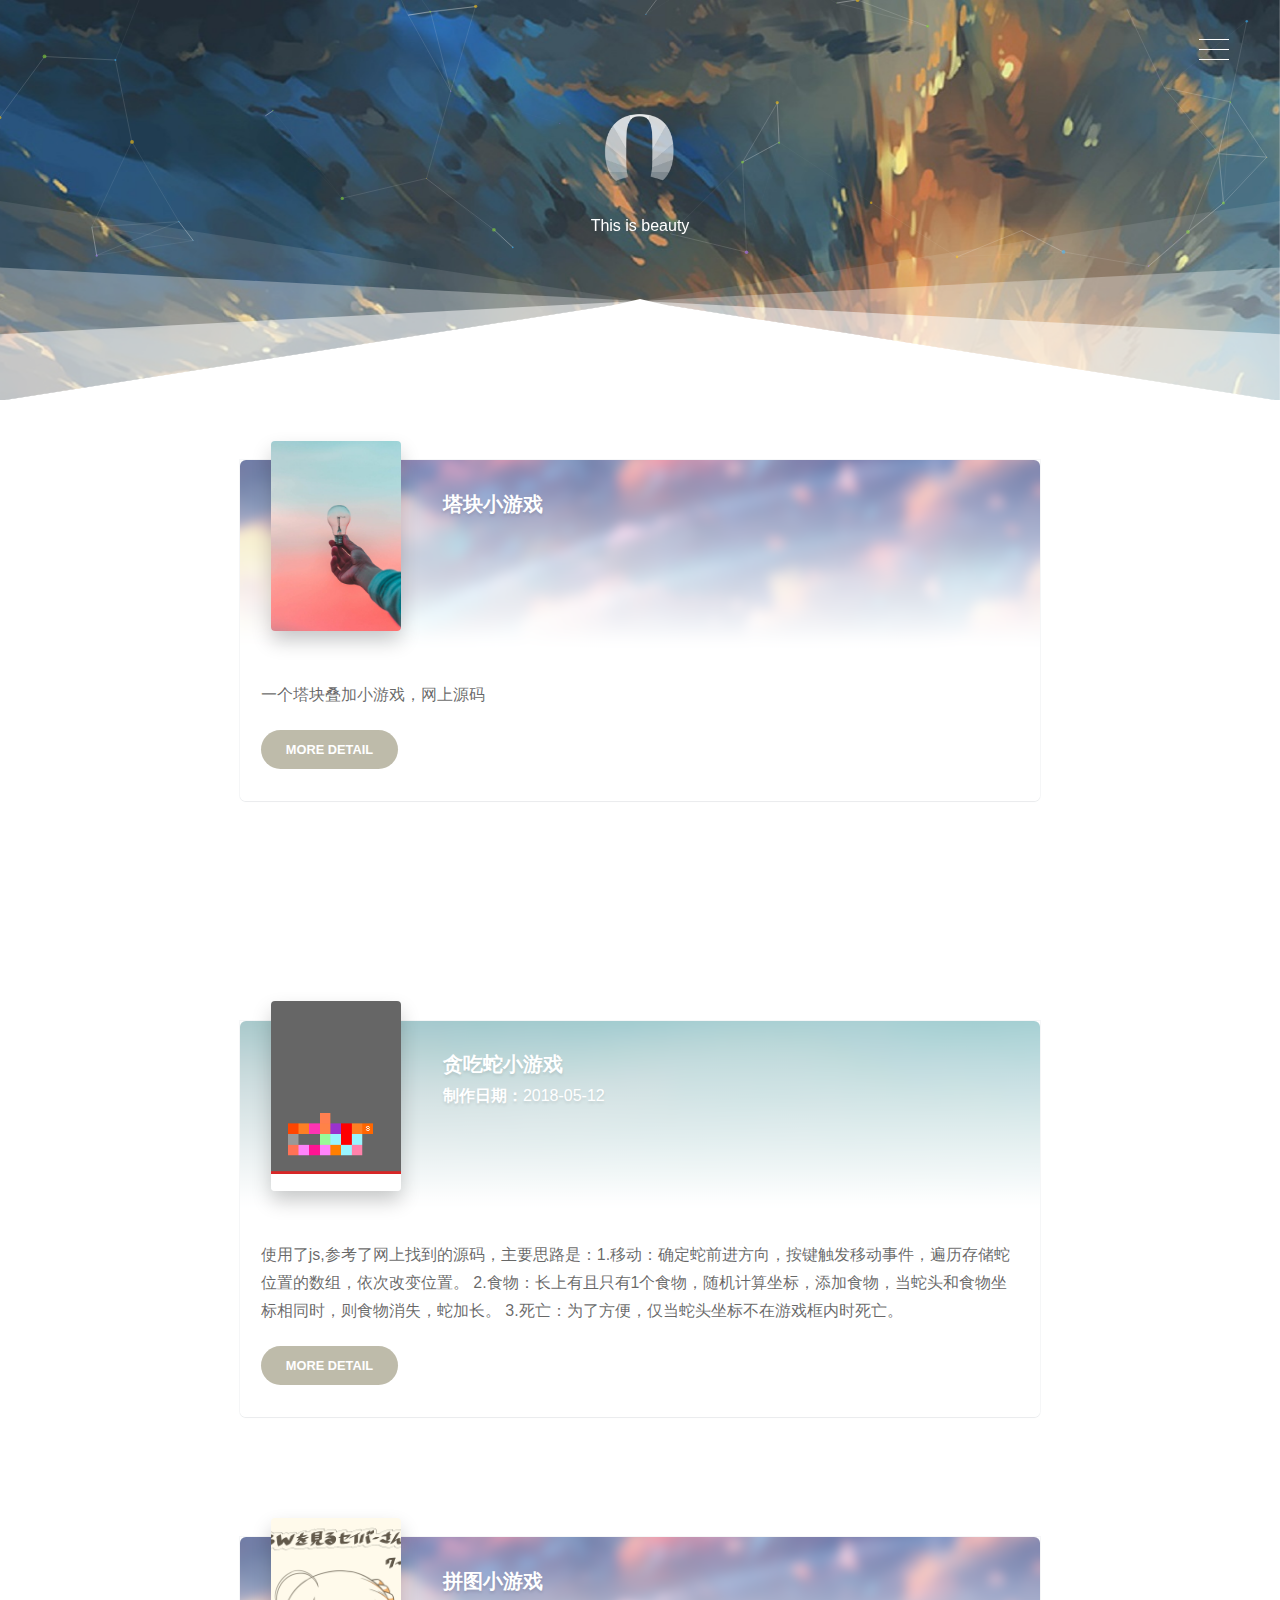
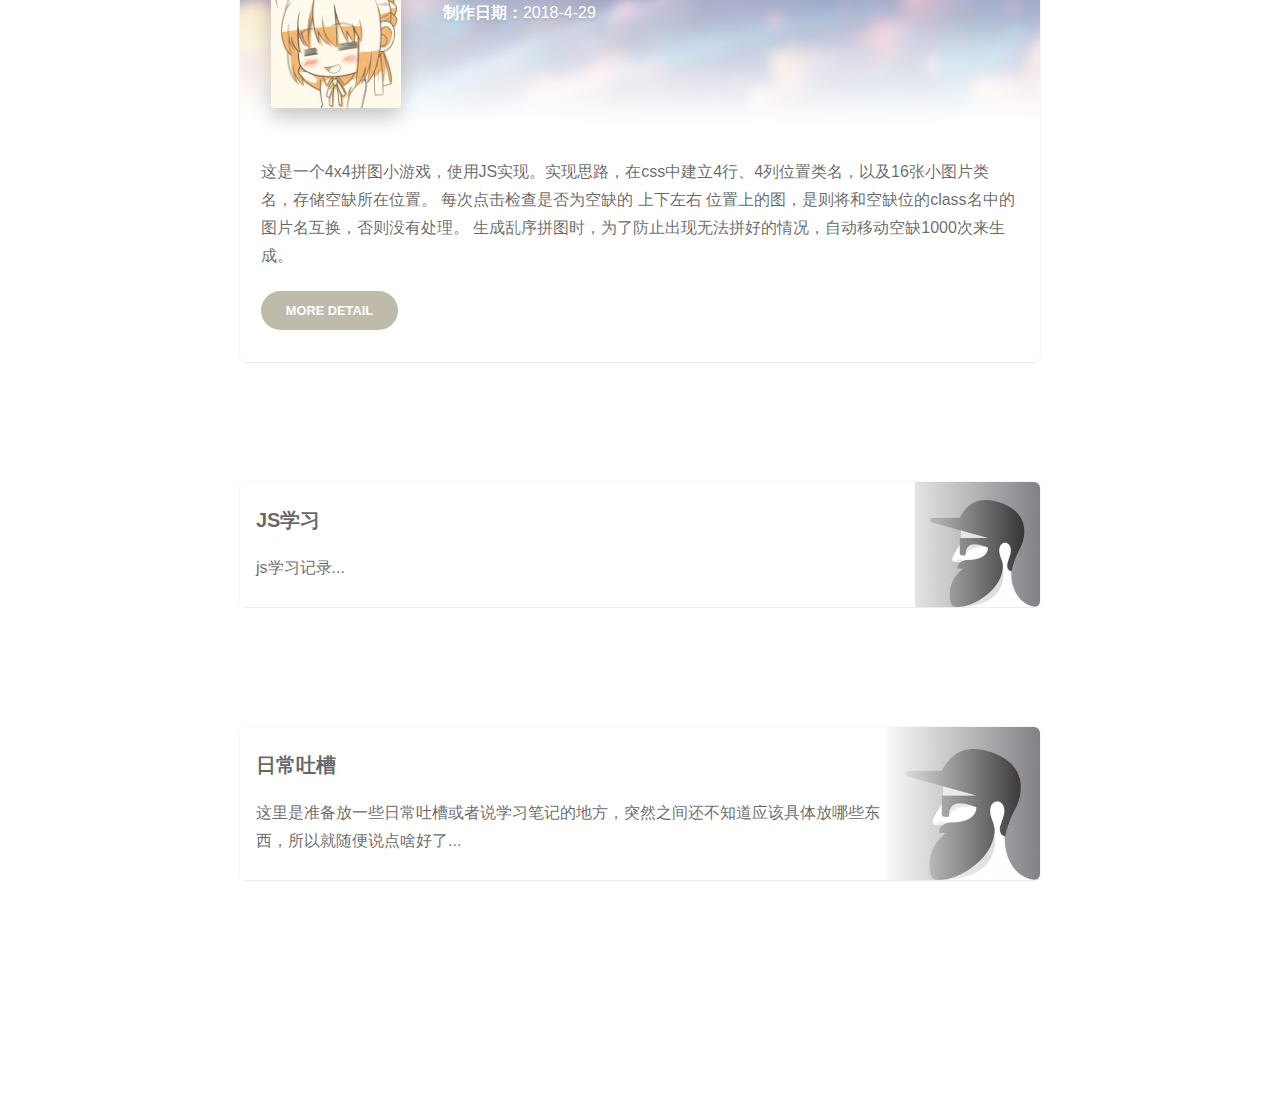
<file: index.html>
<!doctype html>
<html lang="zh">

	<head>
		<meta http-equiv="Content-Type" content="text/html; charset=UTF-8" />
		<meta name="viewport" content="width=device-width, initial-scale=1, maximum-scale=1">
		<title>My Blog</title>
		<meta name="description" content="" />
		<meta name="keywords" content="" />
		<link rel="stylesheet" type="text/css" href="assets/css/index.css" media="all" />
	</head>

	<body class="home blog custom-background round-avatars">
		<div class="Yarn_Background" style="background-image: url( assets/images/head.jpg);"></div>
		<div class="navi" data-aos="fade-down">
			<div class="bt-nav">
				<div class="line line1"></div>
				<div class="line line2"></div>
				<div class="line line3"></div>
			</div>
			<div class="navbar animated fadeInRight">
				<div class="inner">
					<nav id="site-navigation" class="main-navigation">
						<div id="main-menu" class="main-menu-container">
							<div class="menu-menu-container">
								<ul id="primary-menu" class="menu">
									<li id="menu-item-17" class="menu-item menu-item-type-custom menu-item-object-custom current-menu-item current_page_item menu-item-home menu-item-17">
										<a href="index.html">首页</a>
									</li>
									<li id="menu-item-78" class="menu-item menu-item-type-post_type menu-item-object-page menu-item-78">
										<a href="link.html">链接</a>
									</li>
									<li id="menu-item-252" class="menu-item menu-item-type-post_type menu-item-object-page menu-item-has-children menu-item-252">
										<a href="calender.html">日程</a>
									</li>
								</ul>
							</div>
						</div>
					</nav>
					<!-- #site-navigation -->
				</div>
			</div>
		</div>
		<header id="masthead" class="overlay animated from-bottom" itemprop="brand">
			<div class="site-branding text-center">
				<a href="">
					<figure>
						<img class="custom-logo avatar" src="assets/images/omikron.png" />
					</figure>
				</a>
				<h3 class="blog-description"><p>This is beauty</p></h3>
			</div>
			<!-- .site-branding -->
			<div class="decor-part">
				<div id="particles-js"></div>
			</div>
			<div class="animation-header">
				<div class="decor-wrapper">
					<svg id="header-decor" class="decor bottom" xmlns="http://www.w3.org/2000/svg" version="1.1" viewBox="0 0 100 100" preserveAspectRatio="none">
						<path class="large left" d="M0 0 L50 50 L0 100" fill="rgba(255,255,255, .1)"></path>
						<path class="large right" d="M100 0 L50 50 L100 100" fill="rgba(255,255,255, .1)"></path>
						<path class="medium left" d="M0 100 L50 50 L0 33.3" fill="rgba(255,255,255, .3)"></path>
						<path class="medium right" d="M100 100 L50 50 L100 33.3" fill="rgba(255,255,255, .3)"></path>
						<path class="small left" d="M0 100 L50 50 L0 66.6" fill="rgba(255,255,255, .5)"></path>
						<path class="small right" d="M100 100 L50 50 L100 66.6" fill="rgba(255,255,255, .5)"></path>
						<path d="M0 99.9 L50 49.9 L100 99.9 L0 99.9" fill="rgba(255,255,255, 1)"></path>
						<path d="M48 52 L50 49 L52 52 L48 52" fill="rgba(255,255,255, 1)"></path>
					</svg>
				</div>
			</div>
		</header>
		<div id="main" class="content">
			<div class="container">
				<article itemscope="itemscope">
					<div class="posts-list js-posts">
							<div class="post post-layout-list" data-aos="fade-up">
									<div class="postnormal review ">
										<div class="post-container review-item">
											<div class="row review-item-wrapper">
												<div class="col-sm-3">
													<a rel="nofollow" target="_blank" href="block.html">
														<div class="review-item-img" style="background-image: url(assets/images/diego-ph-249471-2-800x1000.jpg);"></div>
													</a>
												</div>
												<div class="col-sm-9 flex-xs-middle">
													<div class="review-item-title">
														<a href="block.html"  target="_blank" rel="bookmark">塔块小游戏</a>
													</div>
												</div>
											</div>
											<div class="review-bg-wrapper">
												<div class="bg-blur" style="background-image: url(assets/images/blurBackground.jpg);"></div>
											</div>
										</div>
										<div class="post-container">
											<div class="entry-content">一个塔块叠加小游戏，网上源码</div>
											<div class="post-footer">
												<a class="gaz-btn primary" target="_blank" href="block.html">MORE DETAIL</a>
											</div>
										</div>
									</div>
								</div>
						<div class="post post-layout-list" data-aos="fade-up">
							<div class="postnormal review ">
								<div class="post-container review-item">
									<div class="row review-item-wrapper">
										<div class="col-sm-3">
											<a rel="nofollow" target="_blank" href="snake.html">
												<div class="review-item-img" style="background-image: url(assets/images/snake.png);"></div>
											</a>
										</div>
										<div class="col-sm-9 flex-xs-middle">
											<div class="review-item-title">
												<a href="snake.html"  target="_blank" rel="bookmark">贪吃蛇小游戏</a>
											</div>
											<div class="review-item-creator"><b>制作日期：</b>2018-05-12</div>
										</div>
									</div>
									<div class="review-bg-wrapper">
										<div class="bg-blur" style="background-image: url(assets/images/diego-ph-249471-2-800x1000.jpg);"></div>
									</div>
								</div>
								<div class="post-container">
									<div class="entry-content">使用了js,参考了网上找到的源码，主要思路是：1.移动：确定蛇前进方向，按键触发移动事件，遍历存储蛇位置的数组，依次改变位置。
									2.食物：长上有且只有1个食物，随机计算坐标，添加食物，当蛇头和食物坐标相同时，则食物消失，蛇加长。 
									3.死亡：为了方便，仅当蛇头坐标不在游戏框内时死亡。</div>
									<div class="post-footer">
										<a class="gaz-btn primary"  target="_blank" href="snake.html">MORE DETAIL</a>
									</div>
								</div>
							</div>
						</div>
						<div class="post post-layout-list" data-aos="fade-up">
							<div class="postnormal review ">
								<div class="post-container review-item">
									<div class="row review-item-wrapper">
										<div class="col-sm-3">
											<a rel="nofollow" target="_blank" href="jigsaw.html">
												<div class="review-item-img" style="background-image: url(assets/images/jigsaw.jpg);"></div>
											</a>
										</div>
										<div class="col-sm-9 flex-xs-middle">
											<div class="review-item-title">
												<a href="jigsaw.html"  target="_blank" rel="bookmark">拼图小游戏</a>
											</div>
											<div class="review-item-creator"><b>制作日期：</b>2018-4-29</div>
										</div>
									</div>
									<div class="review-bg-wrapper">
										<div class="bg-blur" style="background-image: url(assets/images/blurBackground.jpg);"></div>
									</div>
								</div>
								<div class="post-container">
									<div class="entry-content">
										这是一个4x4拼图小游戏，使用JS实现。实现思路，在css中建立4行、4列位置类名，以及16张小图片类名，存储空缺所在位置。
										每次点击检查是否为空缺的 上下左右 位置上的图，是则将和空缺位的class名中的图片名互换，否则没有处理。
										生成乱序拼图时，为了防止出现无法拼好的情况，自动移动空缺1000次来生成。
									</div>
									<div class="post-footer">
										<a class="gaz-btn primary" target="_blank" href="jigsaw.html">MORE DETAIL</a>
									</div>
								</div>
							</div>
						</div>
						<div class="post post-layout-list" data-aos="fade-up">
							<div class="status_list_item icon_kyubo">
								<div class="status_user" style="background-image: url(assets/images/b0ce3f3cde0c084b6d42321b2dcbc407.jpeg);">
									<div class="status_section">
										<a href="detail.html" class="status_btn">JS学习</a>
										<p class="section_p">js学习记录... </p>
									</div>
								</div>
							</div>
						</div>
						<div class="post post-layout-list" data-aos="fade-up">
							<div class="status_list_item icon_kyubo">
								<div class="status_user" style="background-image: url(assets/images/b0ce3f3cde0c084b6d42321b2dcbc407.jpeg);">
									<div class="status_section">
										<a href="detail.html" class="status_btn">日常吐槽</a>
										<p class="section_p">这里是准备放一些日常吐槽或者说学习笔记的地方，突然之间还不知道应该具体放哪些东西，所以就随便说点啥好了... </p>
									</div>
								</div>
							</div>
						</div>
					</div>
					<!-- post-formats end Infinite Scroll star -->
					<!-- post-formats -->
					<!-- <div class="pagination js-pagination">
						<div class="js-next pagination__load">
							<a href=""><i class="iconfont">&#xe605;</i></a>
						</div>
					</div> -->
					<!-- -pagination  -->
			</div>
		</div>

		<footer id="footer" class="overlay animated from-top">
			<div class="decor-wrapper">
				<svg id="footer-decor" class="decor top" xmlns="http://www.w3.org/2000/svg" version="1.1" viewBox="0 0 100 100" preserveAspectRatio="none">
					<path class="large left" d="M0 0 L50 50 L0 100" fill="rgba(255,255,255, .1)"></path>
					<path class="large right" d="M100 0 L50 50 L100 100" fill="rgba(255,255,255, .1)"></path>
					<path class="medium left" d="M0 0 L50 50 L0 66.6" fill="rgba(255,255,255, .3)"></path>
					<path class="medium right" d="M100 0 L50 50 L100 66.6" fill="rgba(255,255,255, .3)"></path>
					<path class="small left" d="M0 0 L50 50 L0 33.3" fill="rgba(255,255,255, .5)"></path>
					<path class="small right" d="M100 0 L50 50 L100 33.3" fill="rgba(255,255,255, .5)"></path>
					<path d="M0 0 L50 50 L100 0 L0 0" fill="rgba(255,255,255, 1)"></path>
					<path d="M48 48 L50 51 L52 48 L48 48" fill="rgba(255,255,255, 1)"></path>
				</svg>
			</div>
			<script type='text/javascript' src='assets/js/jquery.min.js'></script>
			<script type='text/javascript' src='assets/js/plugins.js'></script>
			<script type='text/javascript' src='assets/js/script.js'></script>
			<script type='text/javascript' src='assets/js/particles.js'></script>
			<script type='text/javascript' src='assets/js/aos.js'></script>
		</footer>
	</body>

</html>
</file>
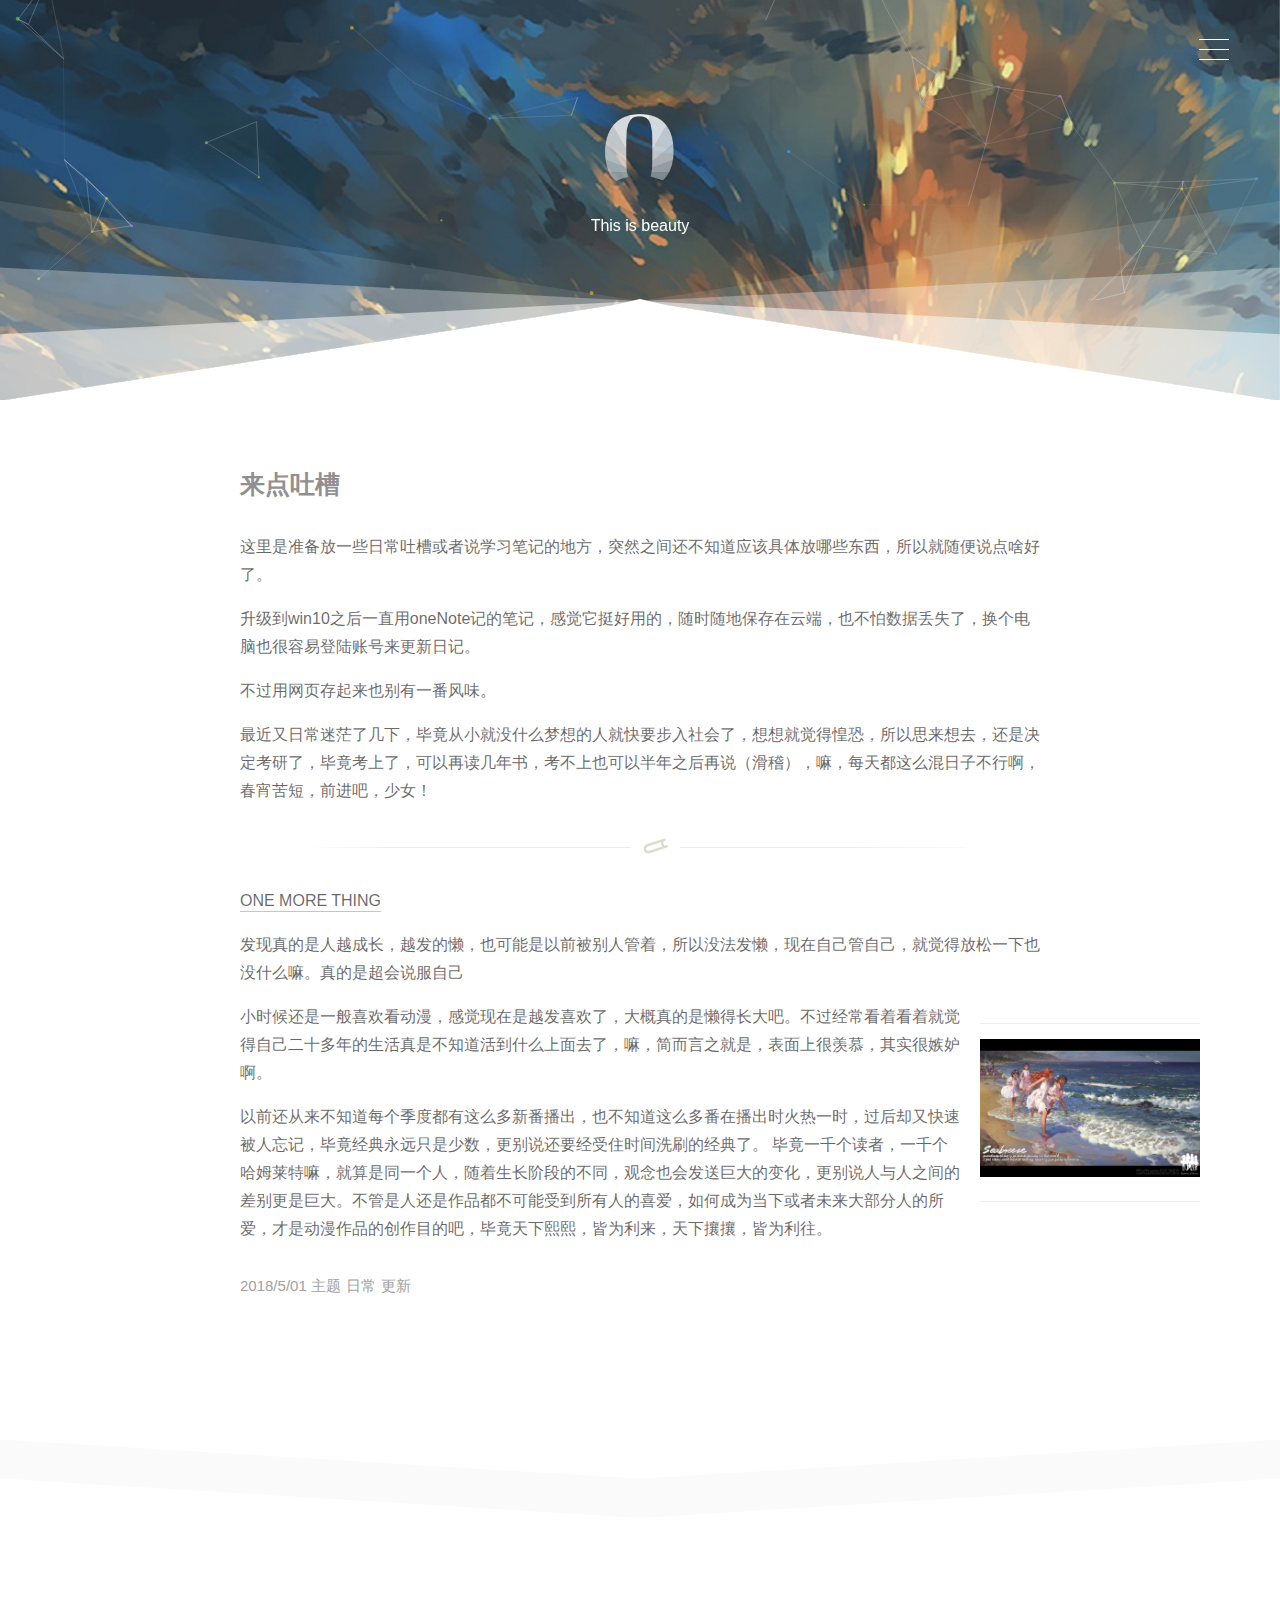
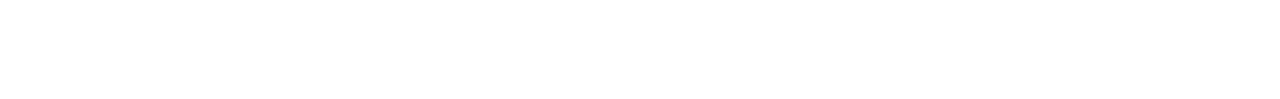
<file: detail.html>
<!doctype html>
<html lang="zh">

	<head>
		<meta http-equiv="Content-Type" content="text/html; charset=UTF-8" />
		<meta name="viewport" content="width=device-width, initial-scale=1, maximum-scale=1">
		<title>My Blog</title>
		<meta name="description" content="" />
		<meta name="keywords" content="" />
		<link rel="stylesheet" type="text/css" href="assets/css/index.css" media="all" />
		<link rel="stylesheet" type="text/css" href="assets/css/detail.css" />
	</head>

	<body class="home blog custom-background round-avatars" itemscope itemtype="http://schema.org/Organization">
		<div class="Yarn_Background" style="background-image: url( assets/images/head.jpg);"></div>
		<div class="navi" data-aos="fade-down">
			<div class="bt-nav">
				<div class="line line1"></div>
				<div class="line line2"></div>
				<div class="line line3"></div>
			</div>
			<div class="navbar animated fadeInRight">
				<div class="inner">
					<nav id="site-navigation" class="main-navigation">
						<div id="main-menu" class="main-menu-container">
							<div class="menu-menu-container">
								<ul id="primary-menu" class="menu">
									<li id="menu-item-17" class="menu-item menu-item-type-custom menu-item-object-custom menu-item-17">
										<a href="index.html">首页</a>
									</li>
									<li id="menu-item-78" class="menu-item menu-item-type-post_type menu-item-object-page menu-item-78">
										<a href="link.html">链接</a>
									</li>
									<li id="menu-item-252" class="menu-item menu-item-type-post_type menu-item-object-page menu-item-has-children menu-item-252">
										<a href="calender.html">日程</a>
									</li>
								</ul>
							</div>
						</div>
					</nav>
					<!-- #site-navigation -->
				</div>
			</div>
		</div>
		<header id="masthead" class="overlay animated from-bottom" itemprop="brand">
			<div class="site-branding text-center">
				<a href="">
					<figure>
						<img class="custom-logo avatar" src="assets/images/omikron.png" />
					</figure>
				</a>
				<h3 class="blog-description"><p>This is beauty</p></h3>
			</div>
			<!-- .site-branding -->
			<div class="decor-part">
				<div id="particles-js"></div>
			</div>
			<div class="animation-header">
				<div class="decor-wrapper">
					<svg id="header-decor" class="decor bottom" xmlns="http://www.w3.org/2000/svg" version="1.1" viewBox="0 0 100 100" preserveAspectRatio="none">
						<path class="large left" d="M0 0 L50 50 L0 100" fill="rgba(255,255,255, .1)"></path>
						<path class="large right" d="M100 0 L50 50 L100 100" fill="rgba(255,255,255, .1)"></path>
						<path class="medium left" d="M0 100 L50 50 L0 33.3" fill="rgba(255,255,255, .3)"></path>
						<path class="medium right" d="M100 100 L50 50 L100 33.3" fill="rgba(255,255,255, .3)"></path>
						<path class="small left" d="M0 100 L50 50 L0 66.6" fill="rgba(255,255,255, .5)"></path>
						<path class="small right" d="M100 100 L50 50 L100 66.6" fill="rgba(255,255,255, .5)"></path>
						<path d="M0 99.9 L50 49.9 L100 99.9 L0 99.9" fill="rgba(255,255,255, 1)"></path>
						<path d="M48 52 L50 49 L52 52 L48 52" fill="rgba(255,255,255, 1)"></path>
					</svg>
				</div>
			</div>
		</header>
		<div id="main" class="content">
			<div class="container">
				<article id="post-1202" class="js-gallery post-1202 post type-post status-publish format-standard has-post-thumbnail hentry category-uncategorized tag-11 tag-22 tag-29">
					<section class="post_content">
						<header class="post_header">
							<h1 class="post_title">来点吐槽</h1>
						</header>
						<div class="post-body js-gallery">
							<p>这里是准备放一些日常吐槽或者说学习笔记的地方，突然之间还不知道应该具体放哪些东西，所以就随便说点啥好了。</p>
							<p>升级到win10之后一直用oneNote记的笔记，感觉它挺好用的，随时随地保存在云端，也不怕数据丢失了，换个电脑也很容易登陆账号来更新日记。</p>
							<p>不过用网页存起来也别有一番风味。</p>
							<p>最近又日常迷茫了几下，毕竟从小就没什么梦想的人就快要步入社会了，想想就觉得惶恐，所以思来想去，还是决定考研了，毕竟考上了，可以再读几年书，考不上也可以半年之后再说（滑稽），嘛，每天都这么混日子不行啊，春宵苦短，前进吧，少女！</p>
							<hr/>
							<p><span class="yellow-under">ONE MORE THING</span></p>
							<p>发现真的是人越成长，越发的懒，也可能是以前被别人管着，所以没法发懒，现在自己管自己，就觉得放松一下也没什么嘛。真的是超会说服自己</p>
							<p>
								<quote class="pullquote">
									<a href="assets/images/Dcras.jpg"><img src="assets/images/Dcras.jpg" alt="" width="1920" height="1080" class="alignnone size-full wp-image-1223" /></a>
								</quote>
								小时候还是一般喜欢看动漫，感觉现在是越发喜欢了，大概真的是懒得长大吧。不过经常看着看着就觉得自己二十多年的生活真是不知道活到什么上面去了，嘛，简而言之就是，表面上很羡慕，其实很嫉妒啊。</p>
							<p>以前还从来不知道每个季度都有这么多新番播出，也不知道这么多番在播出时火热一时，过后却又快速被人忘记，毕竟经典永远只是少数，更别说还要经受住时间洗刷的经典了。
								毕竟一千个读者，一千个哈姆莱特嘛，就算是同一个人，随着生长阶段的不同，观念也会发送巨大的变化，更别说人与人之间的差别更是巨大。不管是人还是作品都不可能受到所有人的喜爱，如何成为当下或者未来大部分人的所爱，才是动漫作品的创作目的吧，毕竟天下熙熙，皆为利来，天下攘攘，皆为利往。</p>
						</div>
						<div class="meta split split--responsive cf">
							<div class="split__title">
								<time datetime="2017-10-02 01:44">2018/5/01</time>
								<span class=""><a href="" rel="tag">主题</a><a href="" rel="tag">日常</a><a href="" rel="tag">更新</a> </span>
							</div>
						</div>
					</section>
				</article>
			</div>
			<svg id="upTriangleColor" width="100%" height="40" viewBox="0 0 100 102" preserveAspectRatio="none">
				<path d="M0 0 L50 100 L100 0 Z"></path>
			</svg>
			<svg id="dwTriangleColor" width="100%" height="40" viewBox="0 0 100 102" preserveAspectRatio="none">
				<path d="M0 0 L50 100 L100 0 Z"></path>
			</svg>
			<div class="wrapper">
			</div>
		</div>

		<footer id="footer" class="overlay animated from-top">
			<div class="decor-wrapper">
				<svg id="footer-decor" class="decor top" xmlns="http://www.w3.org/2000/svg" version="1.1" viewBox="0 0 100 100" preserveAspectRatio="none">
					<path class="large left" d="M0 0 L50 50 L0 100" fill="rgba(255,255,255, .1)"></path>
					<path class="large right" d="M100 0 L50 50 L100 100" fill="rgba(255,255,255, .1)"></path>
					<path class="medium left" d="M0 0 L50 50 L0 66.6" fill="rgba(255,255,255, .3)"></path>
					<path class="medium right" d="M100 0 L50 50 L100 66.6" fill="rgba(255,255,255, .3)"></path>
					<path class="small left" d="M0 0 L50 50 L0 33.3" fill="rgba(255,255,255, .5)"></path>
					<path class="small right" d="M100 0 L50 50 L100 33.3" fill="rgba(255,255,255, .5)"></path>
					<path d="M0 0 L50 50 L100 0 L0 0" fill="rgba(255,255,255, 1)"></path>
					<path d="M48 48 L50 51 L52 48 L48 48" fill="rgba(255,255,255, 1)"></path>
				</svg>
			</div>
			<script type='text/javascript' src='assets/js/jquery.min.js'></script>
			<script type='text/javascript' src='assets/js/plugins.js'></script>
			<script type='text/javascript' src='assets/js/script.js'></script>
			<script type='text/javascript' src='assets/js/particles.js'></script>
			<script type='text/javascript' src='assets/js/aos.js'></script>
		</footer>
	</body>

</html>
</file>
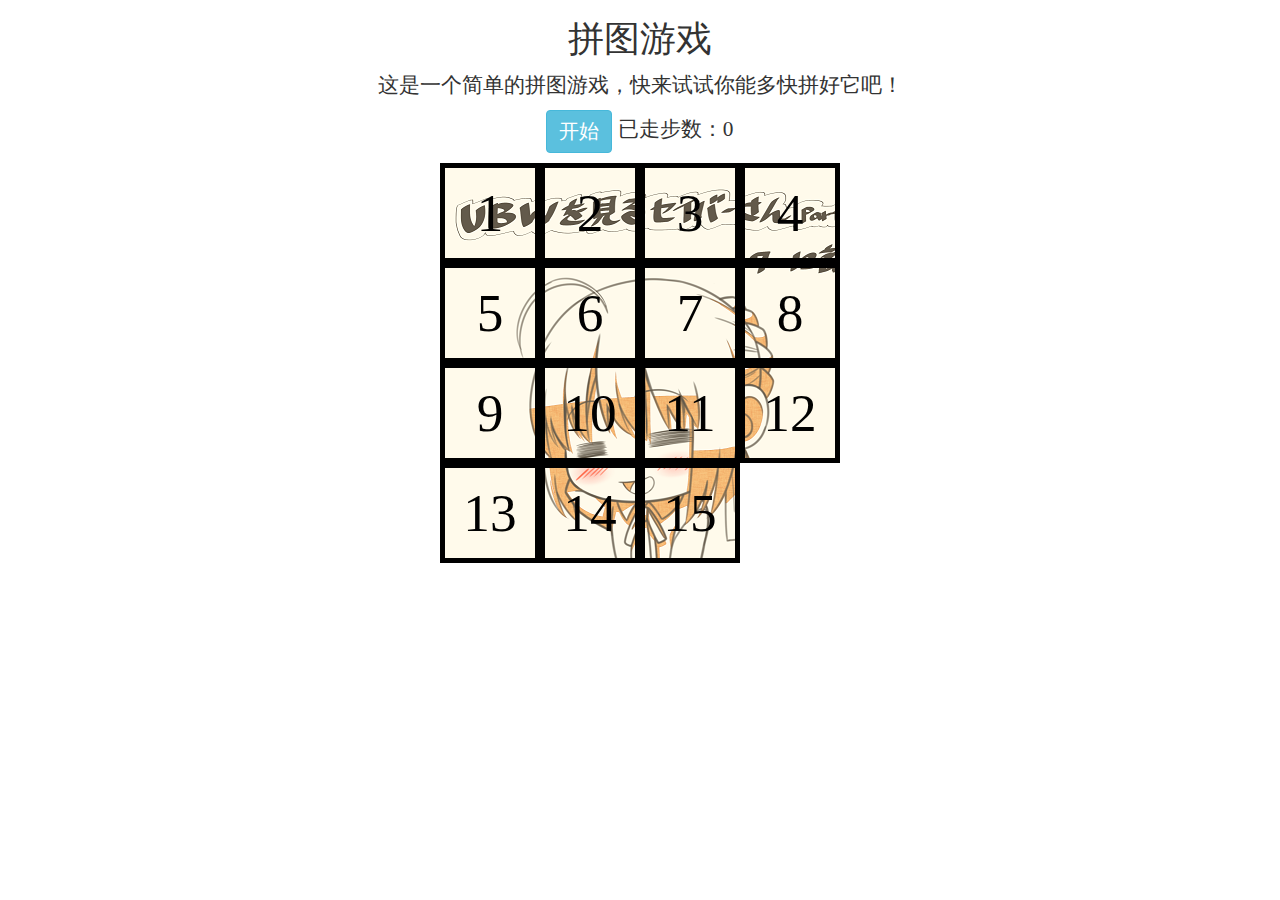
<file: jigsaw.html>
<!DOCTYPE html>
<html>
	<head>
	<meta http-equiv="Content-Type" content="text/html; charset=UTF-8">
		<link href="assets/images/jigsaw.gif"
			  type="image/gif" rel="shortcut icon" />
		<link href="assets/css/bootstrap.min.css" type="text/css" rel="stylesheet" />
		<link href="assets/css/jigsaw.css" type="text/css" rel="stylesheet" />
		<script src="assets/js/jigsaw.js" type="text/javascript"></script>
	</head>

	<body>
		<h1>拼图游戏</h1>

		<p>
			这是一个简单的拼图游戏，快来试试你能多快拼好它吧！
		</p>
		<p id="controls">
			<button type="button" class="btn btn-info" id="shufflebutton">开始</button>
			<span>已走步数：</span><span id="step">0</span>
		</p>
		<div id="puzzlearea"></div>

		
		
		<div id="output"></div>
		
	</body>
</html>
</file>
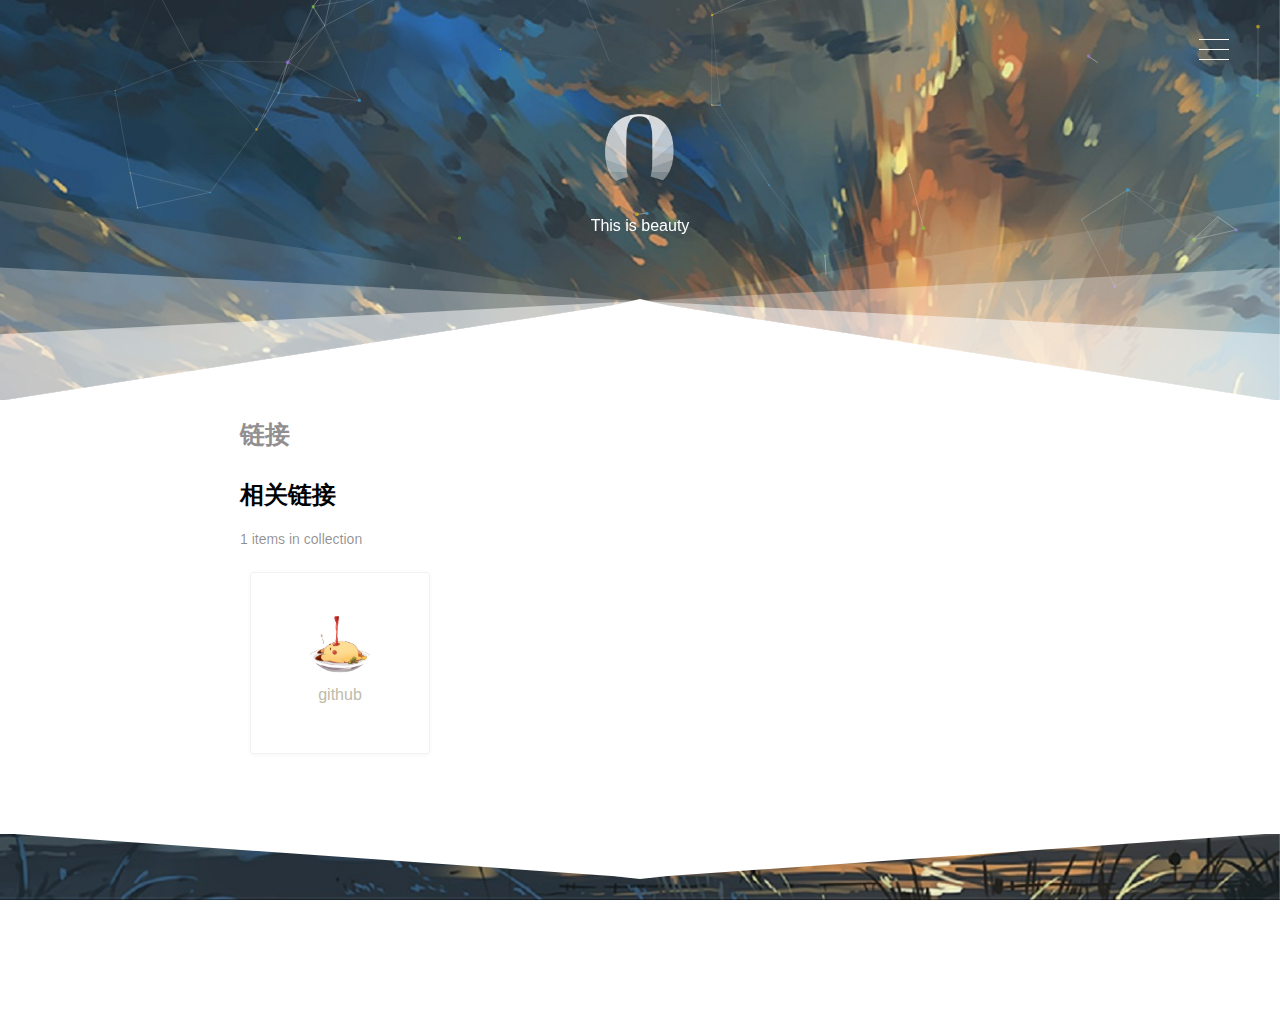
<file: link.html>
<!doctype html>
<html lang="zh">

	<head>
		<meta http-equiv="Content-Type" content="text/html; charset=UTF-8" />
		<meta name="viewport" content="width=device-width, initial-scale=1, maximum-scale=1">
		<title>My Blog</title>
		<meta name="description" content="" />
		<meta name="keywords" content="" />
		<link rel="stylesheet" type="text/css" href="assets/css/index.css" media="all" />
	</head>

	<body class="home blog custom-background round-avatars">
		<div class="Yarn_Background" style="background-image: url( assets/images/head.jpg);"></div>
		<div class="navi" data-aos="fade-down">
			<div class="bt-nav">
				<div class="line line1"></div>
				<div class="line line2"></div>
				<div class="line line3"></div>
			</div>
			<div class="navbar animated fadeInRight">
				<div class="inner">
					<nav id="site-navigation" class="main-navigation">
						<div id="main-menu" class="main-menu-container">
							<div class="menu-menu-container">
								<ul id="primary-menu" class="menu">
									<li id="menu-item-17" class="menu-item menu-item-type-custom menu-item-object-custom menu-item-17">
										<a href="index.html">首页</a>
									</li>
									<li id="menu-item-78" class="menu-item menu-item-type-post_type menu-item-object-page current-menu-item current_page_item menu-item-home menu-item-78">
										<a href="link.html">链接</a>
									</li>
									<li id="menu-item-252" class="menu-item menu-item-type-post_type menu-item-object-page menu-item-has-children menu-item-252">
										<a href="calender.html">日程</a>
									</li>
								</ul>
							</div>
						</div>
					</nav>
					<!-- #site-navigation -->
				</div>
			</div>
		</div>
		<header id="masthead" class="overlay animated from-bottom" itemprop="brand">
			<div class="site-branding text-center">
				<a href="">
					<figure>
						<img class="custom-logo avatar" src="assets/images/omikron.png" />
					</figure>
				</a>
				<h3 class="blog-description"><p>This is beauty</p></h3>
			</div>
			<!-- .site-branding -->
			<div class="decor-part">
				<div id="particles-js"></div>
			</div>
			<div class="animation-header">
				<div class="decor-wrapper">
					<svg id="header-decor" class="decor bottom" xmlns="http://www.w3.org/2000/svg" version="1.1" viewBox="0 0 100 100" preserveAspectRatio="none">
						<path class="large left" d="M0 0 L50 50 L0 100" fill="rgba(255,255,255, .1)"></path>
						<path class="large right" d="M100 0 L50 50 L100 100" fill="rgba(255,255,255, .1)"></path>
						<path class="medium left" d="M0 100 L50 50 L0 33.3" fill="rgba(255,255,255, .3)"></path>
						<path class="medium right" d="M100 100 L50 50 L100 33.3" fill="rgba(255,255,255, .3)"></path>
						<path class="small left" d="M0 100 L50 50 L0 66.6" fill="rgba(255,255,255, .5)"></path>
						<path class="small right" d="M100 100 L50 50 L100 66.6" fill="rgba(255,255,255, .5)"></path>
						<path d="M0 99.9 L50 49.9 L100 99.9 L0 99.9" fill="rgba(255,255,255, 1)"></path>
						<path d="M48 52 L50 49 L52 52 L48 52" fill="rgba(255,255,255, 1)"></path>
					</svg>
				</div>
			</div>
		</header>
		<div id="main" class="content">
			<div class="container">
				<style>
					body.custom-background {
						background: #fff
					}
					
					.container {
						padding: 10px 0px;
					}
				</style>
				<section class="post_content">
					<header class="post_header">
						<h1 class="post_title">链接</h1>
					</header>
					<div class="links">
						<h3 class="catalog-title">相关链接</h3>
						<div class="catalog-description"></div>
						<div class="catalog-share">1 items in collection</div>
						<div class="userItems">
							<div class="userItem">
								<div class="userItem--inner">
									<div class="userItem-content"><img alt='' src='assets/images/github.jpg' class='avatar avatar-64 photo' height='64' width='64' />
										<div class="userItem-name">
											<a class="link link--primary" href="https://github.com/" target="_blank">github</a>
										</div>
									</div>
								</div>
							</div>
							<!-- <div class="userItem">
								<div class="userItem--inner">
									<div class="userItem-content"><img alt='' src='assets/images/89aeed9e656e1f7fbb04691aa3b38252.jpeg' class='avatar avatar-64 photo' height='64' width='64' />
										<div class="userItem-name">
											<a class="link link--primary" href="#" target="_blank">Dearzd</a>
										</div>
									</div>
								</div>
							</div>
							<div class="userItem">
								<div class="userItem--inner">
									<div class="userItem-content"><img alt='' src='assets/images/d52a89521eb0cdb4efb343fb63ce3986.jpeg' class='avatar avatar-64 photo' height='64' width='64' />
										<div class="userItem-name">
											<a class="link link--primary" href="#" target="_blank">Meow</a>
										</div>
									</div>
								</div>
							</div>
							<div class="userItem">
								<div class="userItem--inner">
									<div class="userItem-content"><img alt='' src='assets/images/22278c1d83002246dca48b52e306b1c9.jpeg' class='avatar avatar-64 photo' height='64' width='64' />
										<div class="userItem-name">
											<a class="link link--primary" href="#" target="_blank">Tokin</a>
										</div>
									</div>
								</div>
							</div> -->
						</div>
					</div>
				</section>
			</div>
		</div>

		<footer id="footer" class="overlay animated from-top">
				<div class="decor-wrapper">
					<svg id="footer-decor" class="decor top" xmlns="http://www.w3.org/2000/svg" version="1.1" viewBox="0 0 100 100" preserveAspectRatio="none">
						<path class="large left" d="M0 0 L50 50 L0 100" fill="rgba(255,255,255, .1)"></path>
						<path class="large right" d="M100 0 L50 50 L100 100" fill="rgba(255,255,255, .1)"></path>
						<path class="medium left" d="M0 0 L50 50 L0 66.6" fill="rgba(255,255,255, .3)"></path>
						<path class="medium right" d="M100 0 L50 50 L100 66.6" fill="rgba(255,255,255, .3)"></path>
						<path class="small left" d="M0 0 L50 50 L0 33.3" fill="rgba(255,255,255, .5)"></path>
						<path class="small right" d="M100 0 L50 50 L100 33.3" fill="rgba(255,255,255, .5)"></path>
						<path d="M0 0 L50 50 L100 0 L0 0" fill="rgba(255,255,255, 1)"></path>
						<path d="M48 48 L50 51 L52 48 L48 48" fill="rgba(255,255,255, 1)"></path>
					</svg>
				</div>
				<script type='text/javascript' src='assets/js/jquery.min.js'></script>
				<script type='text/javascript' src='assets/js/plugins.js'></script>
				<script type='text/javascript' src='assets/js/script.js'></script>
				<script type='text/javascript' src='assets/js/particles.js'></script>
				<script type='text/javascript' src='assets/js/aos.js'></script>
		</footer>
	</body>

</html>
</file>
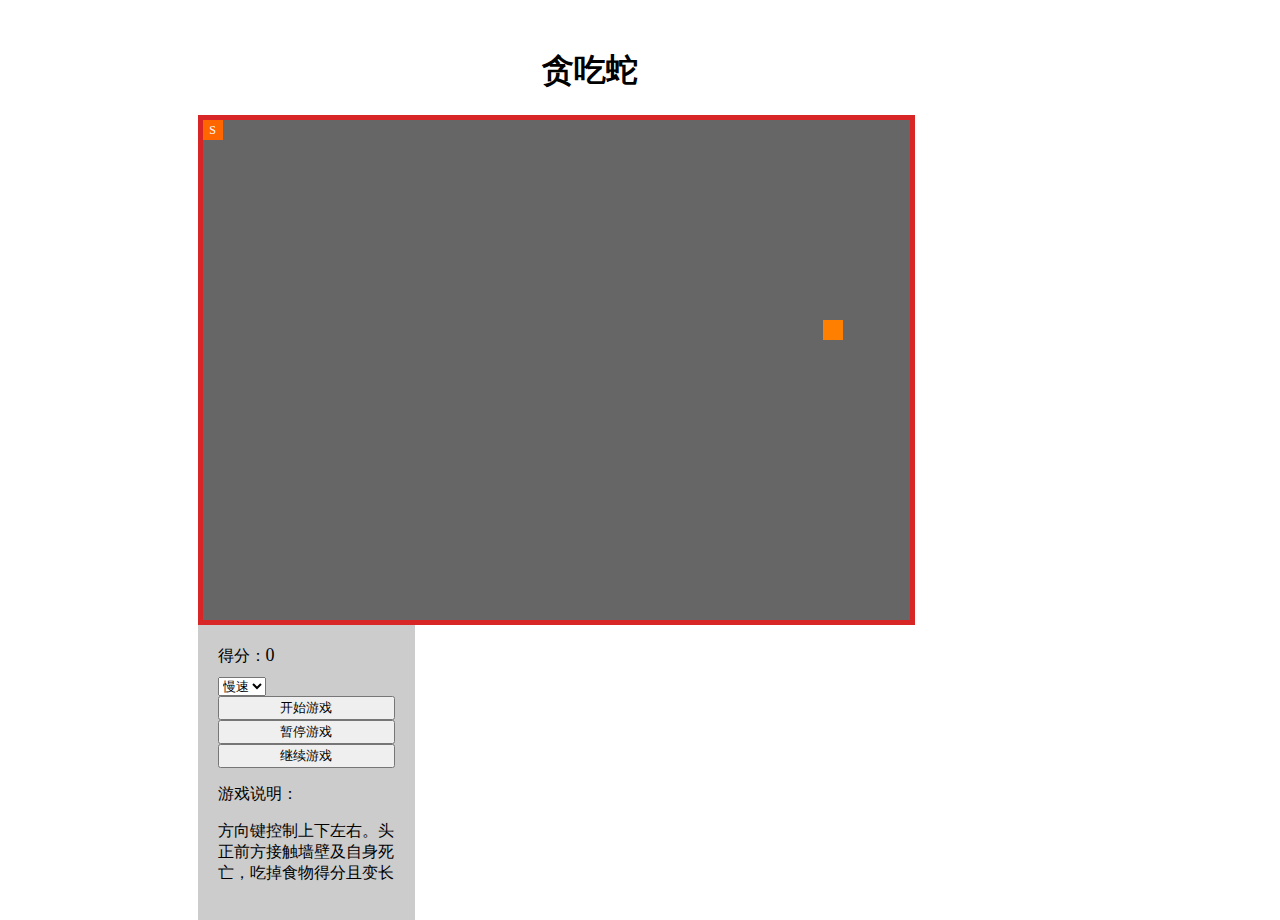
<file: snake.html>
<!DOCTYPE html>
<html lang="en">
<head>
	<meta charset="UTF-8">
	<title>贪吃蛇-网页版</title>
	<link rel="stylesheet" type="text/css" href="http://apps.bdimg.com/libs/bootstrap/3.3.4/css/bootstrap.css">
	<link rel="stylesheet" type="text/css" href="assets/css/snake.css">
</head>
<body>
	
	<div class="game-wrap clearfix">
		<h1>贪吃蛇</h1>
		<div id="snake_box" class="snake-box"></div>
		<div class="right-operate">
			<div class="mb-10">
				得分：<span class="label label-success font-18" id="grade">0</span>
			</div>
			<div class="form-group">
				<select class="form-control" id="speed_select">
					<option value="slow">慢速</option>
					<option value="medium">中等</option>
					<option value="fast">快速</option>
				</select>
			</div>
			<div class="form-group">
				<button type="button" class="btn btn-primary" id="start_btn">开始游戏</button>
			</div>
			<div class="form-group">
				<button type="button" class="btn btn-warning" id="pause_btn">暂停游戏</button>
			</div>
			<div class="form-group">
				<button type="button" class="btn btn-info" id="continue_btn">继续游戏</button>
			</div>
			<p>游戏说明：</p>
			<p>方向键控制上下左右。头正前方接触墙壁及自身死亡，吃掉食物得分且变长</p>
		</div>
	</div>
	
	<script type="text/javascript" src="assets/js/snakeJS/tool.js"></script>
	<script type="text/javascript" src="assets/js/snakeJS/food.js"></script>
	<script type="text/javascript" src="assets/js/snakeJS/snake.js"></script>
	<script type="text/javascript" src="assets/js/snakeJS/Game.js"></script>
	<script type="text/javascript" src="assets/js/snakeJS/index.js"></script>
</body>
</html>
</file>
<file: assets/css/index.css>
@charset "UTF-8";
@font-face {
	font-family: hermiticon;
	src: url(fonts/hermiticon.eot?cez6o0);
	src: url(fonts/hermiticon.eot?#iefixcez6o0) format('embedded-opentype'), url(fonts/hermiticon.ttf?cez6o0) format('truetype'), url(fonts/hermiticon.woff?cez6o0) format('woff'), url(fonts/hermiticon.svg?cez6o0#hermiticon) format('svg');
	font-weight: 400;
	font-style: normal
}

.hermit {
	overflow: hidden;
	background: #fff;
	margin-bottom: 20px;
	border: 1px solid #dedede;
	-webkit-user-select: none;
	-moz-user-select: none;
	font: 13px/1.5 calluna-sans, "Helvetica Neue", Helvetica, Hiragino Sans GB, Microsoft JhengHei, WenQuanYi Micro Hei, sans-serif;
	text-indent: 0
}

.hermit,
.hermit * {
	box-sizing: content-box;
	-moz-box-sizing: content-box;
	-webkit-box-sizing: content-box
}

.hermit-clear:after,
.hermit-clear:before {
	display: table;
	content: ""
}

.hermit-clear:after {
	clear: both;
	overflow: hidden
}

.hermit-clear {
	zoom: 1
}

.hermit-detail span {
	-webkit-animation: animFlipFront .4s linear;
	-moz-animation: animFlipFront .4s linear;
	animation: animFlipFront .4s linear
}

.hermit-box {
	padding: 10px 13px;
	height: 70px;
	font-size: 14px;
	line-height: 16px;
	position: relative;
	-webkit-box-shadow: 0 1px 10px rgba(0, 0, 0, .08);
	box-shadow: 0 1px 10px rgba(0, 0, 0, .08)
}

.hermit-cover {
	width: 65px;
	float: left;
	position: relative
}

.hermit-info {
	margin-left: 75px
}

.hermit-title {
	font-size: 15px;
	height: 24px;
	overflow: hidden
}

.hermit-author {
	font-size: 14px;
	color: #999
}

.hermit-author,
.hermit-duration,
.hermit-title {
	line-height: 24px
}

.hermit-controller {
	height: 24px;
	position: relative
}

.hermit-additive {
	text-align: right;
	position: absolute;
	right: 0;
	top: 0;
	width: 130px;
	height: 24px;
	background: #fff
}

.hermit-cover-image {
	width: 65px;
	height: 65px;
	padding: 0!important;
	margin: 0!important;
	border: none!important;
	box-shadow: none
}

.hermit-duration,
.hermit-listbutton,
.hermit-volume {
	display: inline-block
}

.hermit-duration {
	height: 24px
}

.hermit-button,
.hermit-listbutton,
.hermit-volume {
	speak: none;
	cursor: pointer;
	font-family: hermiticon;
	text-transform: none;
	vertical-align: middle;
	-webkit-font-smoothing: antialiased;
	-moz-osx-font-smoothing: grayscale
}

.hermit-listbutton,
.hermit-volume {
	color: #666;
	width: 20px;
	height: 24px;
	line-height: 24px;
	font-size: 17px
}

.hermit-listbutton {
	position: relative
}

.hermit-button {
	text-align: center;
	vertical-align: middle;
	position: absolute;
	width: 28px;
	height: 28px;
	border: 2px solid #fff;
	border-radius: 50%;
	color: #fff;
	left: 50%;
	top: 50%;
	margin-left: -16px;
	margin-top: -16px;
	background: rgba(0, 0, 0, .15);
	text-shadow: 0 1px 1px rgba(0, 0, 0, .2);
	box-shadow: 0 1px 1px rgba(0, 0, 0, .2)
}

.hermit-volume {
	right: 20px
}

.hermit-button:before {
	content: "\e01b";
	font-size: 20px;
	line-height: 28px
}

.hermit-button.playing:before {
	content: "\e018";
	font-size: 18px
}

.hermit-listbutton:before {
	content: "\e20e"
}

.hermit-prevbutton:before {
	content: "\e028"
}

.hermit-nextbutton:before {
	content: "\e027"
}

.hermit-listbutton:after {
	position: absolute;
	content: '';
	right: -2px;
	top: 0;
	width: 4px;
	height: 4px;
	border-radius: 50%;
	background-color: transparent;
	opacity: 0;
	-webkit-transition: opacity .6s;
	-moz-transition: opacity .6s;
	-ms-transition: opacity .6s;
	-o-transition: opacity .6s;
	transition: opacity .6s
}

.hermit-unexpand-1 .hermit-listbutton:after,
.hermit.unexpand .hermit-listbutton:after {
	opacity: 1;
	background-color: #f60001
}

.hermit-unexpand-1.unexpand .hermit-listbutton:after {
	opacity: 0
}

.hermit-volume:before {
	content: "\e033"
}

.hermit-volume.muted:before {
	content: "\e031"
}

.hermit-prosess {
	height: 3px;
	background-color: #ddd;
	cursor: pointer;
	position: relative;
	z-index: 1;
	margin: 10px 0 5px
}

.hermit-loaded {
	position: absolute;
	height: 3px;
	z-index: 5;
	left: 0;
	top: 0;
	background-color: #ccc
}

.hermit-prosess-bar {
	height: 3px;
	width: 0;
	background-color: #5895be;
	position: relative;
	z-index: 10
}

.hermit-prosess-after {
	position: absolute;
	display: block;
	width: 8px;
	height: 8px;
	background-color: #fff;
	border: 1px solid #5895be;
	-webkit-border-radius: 50%;
	-moz-border-radius: 50%;
	-ms-border-radius: 50%;
	-o-border-radius: 50%;
	border-radius: 50%;
	top: 0;
	right: 0;
	margin-top: -4px;
	margin-right: -10px
}

.hermit-list {
	height: auto;
	max-height: 410px;
	overflow-y: auto
}

.hermit-fullheight-1 .hermit-list {
	height: 100%;
	max-height: 100%
}

.hermit-fullheight-1.unexpand .hermit-list,
.hermit-unexpand-1 .hermit-list,
.hermit.unexpand .hermit-list {
	height: 0;
	max-height: 0
}

.hermit-fullheight-1.hermit-unexpand-1.unexpand .hermit-list,
.hermit-unexpand-1.unexpand .hermit-list {
	height: 100%;
	max-height: 100%
}

.hermit-unexpand-1 .hermit-box,
.hermit.unexpand .hermit-box {
	box-shadow: none
}

.hermit-song {
	border-top: 1px solid #e5e5e5;
	cursor: pointer;
	font-size: 15px;
	line-height: 40px;
	height: 40px;
	overflow: hidden;
	-webkit-tap-highlight-color: transparent;
	position: relative
}

.hermit-deactive,
.hermit-deactive .hermit-song-author {
	color: #ccc
}

.hermit-song-index {
	position: absolute;
	left: 0;
	top: 0;
	width: 40px;
	text-align: center;
	color: #999
}

.hermit-song-title {
	display: block;
	margin-left: 40px;
	margin-right: 55px
}

.hermit-song-author {
	color: #777;
	padding-left: 5px
}

.hermit-song-duration {
	position: absolute;
	top: 0;
	right: 15px;
	color: #888;
	font-size: 14px
}

.hermit-song.selected,
.hermit-song:hover {
	background-color: #f8f8f8
}

.hermit-song.selected .hermit-song-index {
	width: 38px;
	text-indent: -999em;
	background-image: url(../images/playing.gif);
	background-position: 50% 50%;
	background-repeat: no-repeat;
	background-size: 16px
}

.hermit-song.selected.paused .hermit-song-index {
	background-image: url(../images/playing.png)
}

.hermit-default .hermit-prosess-after:hover,
.hermit-default .hermit-prosess-bar {
	background-color: #5895be
}

.hermit-default .hermit-prosess-after {
	border-color: #5895be
}

.hermit-blue .hermit-prosess-after:hover,
.hermit-blue .hermit-prosess-bar {
	background-color: #5cb85c
}

.hermit-blue .hermit-prosess-after {
	border-color: #5cb85c
}

.hermit-blue .hermit-song.selected .hermit-song-index {
	background-image: url(../images/playing_blue.gif)
}

.hermit-blue .hermit-song.selected.paused .hermit-song-index {
	background-image: url(../images/playing_blue.png)
}

.hermit-yellow .hermit-prosess-after:hover,
.hermit-yellow .hermit-prosess-bar {
	background-color: #f0ad4e
}

.hermit-yellow .hermit-prosess-after {
	border-color: #f0ad4e
}

.hermit-yellow .hermit-song.selected .hermit-song-index {
	background-image: url(../images/playing_yellow.gif)
}

.hermit-yellow .hermit-song.selected.paused .hermit-song-index {
	background-image: url(../images/playing_yellow.png)
}

.hermit-red .hermit-prosess-after:hover,
.hermit-red .hermit-prosess-bar {
	background-color: #dd4b39
}

.hermit-red .hermit-prosess-after {
	border-color: #dd4b39
}

.hermit-red .hermit-song.selected .hermit-song-index {
	background-image: url(../images/playing_red.gif)
}

.hermit-red .hermit-song.selected.paused .hermit-song-index {
	background-image: url(../images/playing_red.png)
}

.hermit-pink .hermit-prosess-after:hover,
.hermit-pink .hermit-prosess-bar {
	background-color: #f489ad
}

.hermit-pink .hermit-prosess-after {
	border-color: #f489ad
}

.hermit-pink .hermit-song.selected .hermit-song-index {
	background-image: url(../images/playing_pink.gif)
}

.hermit-pink .hermit-song.selected.paused .hermit-song-index {
	background-image: url(../images/playing_pink.png)
}

.hermit-purple .hermit-prosess-after:hover,
.hermit-purple .hermit-prosess-bar {
	background-color: orchid
}

.hermit-purple .hermit-prosess-after {
	border-color: orchid
}

.hermit-purple .hermit-song.selected .hermit-song-index {
	background-image: url(../images/playing_purple.gif)
}

.hermit-purple .hermit-song.selected.paused .hermit-song-index {
	background-image: url(../images/playing_purple.png)
}

.hermit-black.hermit {
	border-color: #ccc
}

.hermit-black.hermit,
.hermit-black.hermit .hermit-additive,
.hermit-black.hermit .hermit-song-duration {
	background: 0 0;
	color: #ccc
}

.hermit-black.hermit .hermit-additive,
.hermit-black.hermit .hermit-listbutton,
.hermit-black.hermit .hermit-volume {
	color: #ccc
}

.hermit-black.hermit .hermit-song {
	border-top-color: #ccc
}

.hermit-black .hermit-box {
	background: 0 0
}

.hermit-black .hermit-button {
	border-color: #fff
}

.hermit-black .hermit-button:before {
	color: #fff
}

.hermit-black .hermit-song.selected,
.hermit-black .hermit-song:hover {
	background: #444;
	background: rgba(51, 51, 51, .3)
}

.hermit-ios .hermit-volume {
	display: none
}

@-ms-viewport {
	width: device-width
}

@viewport {
	width: device-width
}

@media screen and (max-width:768px) {
	.hermit-listbutton {
		font-size: 20px
	}
	.hermit-song {
		height: 44px;
		line-height: 44px
	}
	.hermit-list {
		max-height: 450px
	}
	.hermit-loaded,
	.hermit-prosess,
	.hermit-prosess-bar {
		height: 4px
	}
	.hermit-prosess-after {
		width: 12px;
		height: 12px;
		margin-top: -5px
	}
}

@font-face {
	font-family: 'iconfont';
	src: url(fonts/iconfont.eot);
	src: url(fonts/iconfont.eot?#iefix) format('embedded-opentype'), url(fonts/iconfont.woff) format('woff'), url(fonts/iconfont.ttf) format('truetype'), url(fonts/iconfont.svg#iconfont) format('svg')
}

.iconfont {
	font-family: "iconfont" !important;
	font-size: 16px;
	font-style: normal;
	-webkit-font-smoothing: antialiased;
	-webkit-text-stroke-width: 0.2px;
	-moz-osx-font-smoothing: grayscale
}

 ::-webkit-scrollbar {
	width: 0;
	background: 0 0
}

::-moz-selection {
	background: rgba(204, 204, 204, .18);
	color: #000
}

::selection {
	background: rgba(204, 204, 204, .18);
	color: #000
}

html body {
	_background-attachment: fixed;
}

html {
	width: 100%;
	height: 100%;
	-ms-text-size-adjust: 100%;
	-webkit-text-size-adjust: 100%
}

body {
	width: 100%;
	height: 100%;
	font-family: PingFang SC, "Hiragino Sans GB", "Source Han Sans CN", Roboto, "Microsoft Yahei", sans-serif;
	font-weight: 400;
	font-size: 16px;
	color: rgba(2, 0, 0, .6);
	text-rendering: optimizeLegibility;
	-webkit-font-smoothing: antialiased;
	-moz-osx-font-smoothing: grayscale;
	-moz-font-feature-settings: "liga" on
}

body,
h1,
h2,
h3,
h4,
h5,
h6,
blockquote,
p,
div,
span,
ul,
ol,
li,
form,
input,
textarea,
br,
button {
	margin: 0;
	padding: 0;
	border: 0;
	font-size: 100%;
}

*,
*:after,
*:before {
	-webkit-box-sizing: border-box;
	-moz-box-sizing: border-box;
	box-sizing: border-box
}

h1,
h2,
h3,
h4,
h5 {
	margin: 0
}

h1 {
	font-size: 20px;
	line-height: 48px;
	margin-bottom: 24px
}

h1 small {
	font-size: 19px
}

h2 {
	font-size: 18px;
	line-height: 24px;
	margin-top: 24px;
	margin-bottom: 24px
}

h2 small {
	font-size: 17px
}

h3 {
	font-size: 16px;
	line-height: 24px;
	margin-top: 24px;
	margin-bottom: 20px;
}

h3 small {
	font-size: 15px
}

h4,
h5,
h6 {
	line-height: 24px
}

h4 {
	font-size: 14px;
	margin-top: 24px;
	margin-bottom: 16px;
}

h4 small {
	font-size: 13px
}

h5 {
	font-size: 13px;
}

h6 {
	font-size: 12px;
	;
	margin: 0
}

a {
	color: #807f83;
	text-decoration: none
}

a:hover {
	text-decoration: none
}

a:active,
a:hover {
	outline: 0
}

hr {
	max-width: 100%;
	height: 50px;
	background: url(../images/hr.gif) right center no-repeat;
	border: none;
	margin-top: 15px;
	margin-bottom: 15px;
}

blockquote {
	overflow: hidden
}

ul,
ol {
	list-style: none
}

dt {
	font-weight: bold
}

dd {
	margin: 0 1.5em 1.5em
}

img {
	height: auto;
	max-width: 100%
}

figure {
	margin: 0
}

table {
	margin: 0 0 1.5em;
	width: 100%
}

table {
	border-bottom: 1px solid #eee;
	margin: 0 0 25px;
	width: 100%
}

th {
	padding: 1rem .5rem;
	color: #252525;
	font-weight: 700;
	text-transform: uppercase;
	text-align: left
}

td {
	border-top: 1px solid #eee;
	padding: 1rem .5rem
}

ol,
ul {
	list-style: none
}

img {
	max-width: 100%;
	height: auto;
	transition: opacity .2s
}

label {
	font-weight: normal
}

textarea,
input[type='text'],
input[type='url'],
input[type='email'],
input[type='tel'],
input[type='password'],
input[type='search'] {
	border: 0;
	width: 100%
}

textarea:focus,
input[type='text']:focus,
input[type='url']:focus,
input[type='email']:focus,
input[type='tel']:focus,
input[type='password']:focus,
input[type='search']:focus {
	outline: 0
}

textarea {
	height: 12em;
	display: block
}

.clearfix:before,
.clearfix:after {
	content: " ";
	display: table
}

.clearfix:after {
	clear: both
}

.blog-description {
	text-transform: none;
	font-weight: 400;
}

.custom-logo {
	display: inline-block;
	width: 100px
}

.site-branding {
	position: relative;
	display: inline-block;
	z-index: 3;
	padding-top: 110px
}

.Searchmeta,
.page-title {
	text-align: center
}

.navi {
	position: absolute;
	right: 0;
	z-index: 999
}

.navbar {
	float: right;
	margin-top: 40px;
	padding-right: 90px
}

.open .navbar {
	display: none
}

.close .navbar {
	display: block
}

.bt-nav {
	display: block;
	position: absolute;
	z-index: 999;
	top: 2em;
	right: 3em;
	width: 36px;
	height: 36px;
	cursor: pointer
}

.open .bt-nav .line1 {
	top: 17px
}

.open .bt-nav .line3 {
	top: 27px
}

.close .bt-nav .line {
	top: 17px
}

.close .bt-nav .line1 {
	-webkit-transform: rotateZ(45deg)
}

.close .bt-nav .line2 {
	opacity: 0
}

.close .bt-nav .line3 {
	-webkit-transform: rotateZ(-45deg)
}

.bt-nav .line {
	position: absolute;
	top: 7px;
	left: 50%;
	width: 30px;
	margin-left: -15px;
	height: 1px;
	background: rgba(255, 255, 255, 1);
	-webkit-transition: all .3s ease
}

.main-navigation a::after,
.main-navigation a::before {
	display: inline-block;
	opacity: 0;
	-webkit-transition: -webkit-transform .3s, opacity .2s;
	-moz-transition: -moz-transform .3s, opacity .2s;
	transition: transform .3s, opacity .2s
}

.main-navigation a::before {
	margin-right: 5px;
	content: '[';
	-webkit-transform: translateX(20px);
	-moz-transform: translateX(20px);
	transform: translateX(20px)
}

.main-navigation a::after {
	margin-left: 5px;
	content: ']';
	-webkit-transform: translateX(-20px);
	-moz-transform: translateX(-20px);
	transform: translateX(-20px)
}

.main-navigation a:focus::after,
.main-navigation a:focus::before,
.main-navigation a:hover::after,
.main-navigation a:hover::before {
	opacity: 1;
	-webkit-transform: translateX(0);
	-moz-transform: translateX(0);
	transform: translateX(0)
}

.main-navigation ul ul:before {
	z-index: 0;
	content: "";
	position: absolute;
	top: -8px;
	right: 28px;
	border-style: solid;
	border-width: 0 10px 10px 10px;
	border-color: transparent transparent #fff transparent;
	-webkit-transform: rotate(360deg)
}

.main-navigation li {
	color: #fff;
	position: relative
}

.main-navigation a {
	display: block;
	text-decoration: none
}

.main-navigation ul ul {
	position: absolute;
	top: 40px;
	z-index: 999;
	display: none;
	background-color: #fff;
	border-radius: 3px;
}

.main-navigation ul ul ul {
	bottom: 0
}

.main-navigation ul ul li {
	float: none;
	display: block;
	width: 100%
}

.main-navigation ul ul a.focus,
.main-navigation ul ul a:hover {
	color: #666
}

.main-navigation ul li.focus>ul,
.main-navigation ul li:hover>ul {
	right: 0;
	display: block
}

.main-navigation ul ul li.focus>ul,
.main-navigation ul ul li:hover>ul {
	right: 100%;
	display: block
}

.main-navigation.toggled ul,
.menu-toggle {
	display: block
}

.header-menu-button {
	display: none
}

.menu-dropdown {
	position: absolute;
	top: 15px;
	right: 15px;
	z-index: 9;
	display: none;
	margin: 0;
	padding: 10px 14px;
	height: 35px;
	text-align: center;
	font-size: 14px;
	line-height: 15px;
	cursor: pointer
}

.open-page-item>ul.children,
.open-page-item>ul.sub-menu {
	display: block!important
}

.main-navigation ul {
	display: block;
	margin: 0;
	padding-left: 0;
	list-style: none
}

.main-navigation li {
	float: left;
	margin: 0
}

.main-navigation li a {
	color: inherit;
	font-weight: bold;
}

.main-navigation li a span {
	display: none
}

.main-navigation ul ul a {
	color: rgba(2, 0, 0, .6);
	float: none;
	padding: 15px 25px 15px 20px;
	width: 100%;
	min-width: 190px;
	box-shadow: 0 1px 0 rgba(0, 0, 0, .03);
	text-align: left;
	white-space: nowrap
}

.main-navigation ul ul li:hover {
	background-color: rgba(0, 0, 0, .02)
}

.main-navigation {
	padding: 0;
	-webkit-transition: right .4s ease 0s;
	-moz-transition: right .4s ease 0s;
	-ms-transition: right .4s ease 0s;
	-o-transition: right .4s ease 0s;
	transition: right .4s ease 0s
}

#main-menu>div,
#primary-menu {
	float: left
}

.main-navigation li a {
	padding: 0 10px 40px
}

.hebin {
	position: absolute;
	z-index: 998;
	top: 2.5em;
	left: 3em
}

.hebin i {
	font-size: 30px;
	line-height: 30px;
	margin-right: 20px
}

.ajax_search .search_filtered a {
	display: block;
	font-size: 15px;
	color: rgba(2, 0, 0, .6);
	overflow: hidden;
	padding: 10px;
	text-overflow: ellipsis;
	white-space: nowrap
}

.ajax_search .search_filtered {
	background-color: rgba(255, 255, 255, 0.95);
	border-radius: 30px;
	width: 600px;
	left: 0;
	position: absolute;
	text-align: center;
	top: 102%;
	z-index: 200
}

#searchsubmit {
	display: none
}

.ajax_search .search_filtered a:after {
	border-bottom: 1px solid #3ea9be;
	content: "";
	display: block;
	margin: 0.25em auto 0;
	transition: width 250ms ease-in-out 0s;
	width: 0
}

.ajax_search .search_filtered a:hover:after {
	transition: width 100ms ease-in-out 0s;
	width: 50%
}

.ajax_search .search_filtered a:focus {
	border: none;
	font-weight: bold;
	text-decoration: none;
	outline: none
}

.js-toggle-search {
	height: 35px;
	width: 35px;
	color: rgba(255, 255, 255, 1);
	float: left;
	display: inline;
	-webkit-transition: all 500ms ease-in-out;
	transition: all 500ms ease-in-out
}

.js-toggle-search:hover {
	cursor: pointer;
	color: #666
}

.search-form--modal {
	-webkit-transition: visibility 0.25s ease, opacity 0.25s ease;
	-moz-transition: visibility 0.25s ease, opacity 0.25s ease;
	-ms-transition: visibility 0.25s ease, opacity 0.25s ease;
	-o-transition: visibility 0.25s ease, opacity 0.25s ease;
	transition: visibility 0.25s ease, opacity 0.25s ease;
	overflow: hidden;
	z-index: 998;
	position: fixed;
	top: 0;
	right: 0;
	left: 0;
	bottom: 0;
	height: auto;
	background: rgba(0, 0, 0, 0.3);
	visibility: hidden;
	opacity: 0
}

.search-form--modal .search-form__inner {
	max-width: 640px;
	padding: 0 20px;
	margin: 0 auto;
	position: fixed;
	width: 100%;
	left: 0;
	right: 0;
	top: 1.5em;
	bottom: 0
}

.search-form.is-visible {
	visibility: visible;
	opacity: 1
}

.search-form div {
	position: relative
}

.search-form input {
	text-align: center;
	font-family: PingFang SC, "Hiragino Sans GB", "Source Han Sans CN", Roboto, "Microsoft Yahei", sans-serif;
	font-size: 24px;
	font-size: 1.5rem;
	background: rgba(255, 255, 255, 0.6);
	color: #fff;
	padding: 12px 0;
	width: 100%;
	border-radius: 50px;
	-webkit-box-sizing: border-box;
	-moz-box-sizing: border-box;
	box-sizing: border-box
}

.search-form input::-webkit-input-placeholder {
	color: #fff
}

.search-form input:-moz-placeholder {
	color: #fff
}

.search-form input::-moz-placeholder {
	color: #fff
}

.search-form input:-ms-input-placeholder {
	color: #fff
}

input {
	line-height: normal
}

input[type="checkbox"],
input[type="radio"] {
	box-sizing: border-box;
	padding: 0
}

input[type="number"]::-webkit-inner-spin-button,
input[type="number"]::-webkit-outer-spin-button {
	height: auto
}

input[type="search"] {
	-webkit-appearance: textfield;
	-moz-box-sizing: content-box;
	-webkit-box-sizing: content-box;
	box-sizing: content-box
}

input[type="search"]::-webkit-search-cancel-button,
input[type="search"]::-webkit-search-decoration {
	-webkit-appearance: none
}

.Yarn_Background,
.p-header .p-image {
	position: fixed;
	width: 100%;
	height: 100%;
	-moz-background-size: cover;
	-o-background-size: cover;
	-webkit-background-size: cover;
	background-size: cover;
	background-position: top center;
	z-index: -999;
}

#particles-js {
	position: absolute;
	top: -100px;
	width: 100%;
	height: 100%
}

#masthead {
	position: relative;
	z-index: 2;
	display: block;
	color: #fff;
	text-align: center;
	width: 100%;
	height: 400px;
	box-sizing: border-box
}

#main {
	background: #fff;
	position: relative;
	z-index: 2
}

.container {
	position: relative;
	background: #fff;
	padding: 60px 60px 20px;
}

.decor-wrapper {
	width: 100%;
	height: 50%;
	position: absolute;
	left: 0;
	bottom: 0;
	z-index: 2;
}

#footer .decor-wrapper {
	top: 0
}

.decor {
	position: absolute;
	left: 0;
	width: 100%;
	height: 100%;
	z-index: 2
}

.decor.bottom {
	bottom: -1px
}

.decor.top {
	top: -1px
}

#footer {
	color: #fff
}

#footer {
	padding: 120px 0 60px;
	position: relative;
	width: 100%;
	display: block;
	z-index: 2
}

#footer .container {
	position: relative;
	z-index: 2
}

.sticky {
	width: 50px;
	padding: 5px 0;
	position: absolute;
	right: 20px;
	margin: -5px 0 0 25px;
	text-align: center;
	border-top-left-radius: 3px;
	background: #F4303F;
	z-index: 3
}

.sticky:after {
	height: 0;
	width: 0;
	bottom: -14.5px;
	left: 0;
	border-left: 25px solid #F4303F;
	border-right: 25px solid #F4303F;
	border-bottom: 15px solid transparent
}

.sticky:before {
	height: 0;
	width: 0;
	left: -4.5px;
	top: .1px;
	border-bottom: 6px solid #C02031;
	border-left: 6px solid transparent
}

.sticky:after,
.sticky:before {
	content: "";
	position: absolute
}

.sticky i {
	font-size: 25px;
	color: #B80000;
	text-shadow: 0 1px 0 #DB9C9C;
	text-align: center
}

.posts-list {
	margin: 0;
	padding: 0
}

.posts-list.posts-list--small {
	font-size: 13px;
	font-size: 0.8125rem;
	line-height: 20px
}

.posts-list h2 {
	font-size: 18px;
	font-size: 1.125rem;
	line-height: 24px;
	font-weight: normal;
	margin-bottom: 4px
}

.posts-list a {
	color: inherit
}

.posts-list>li {
	list-style: none;
	position: relative
}

.post-header,
.posts-list>li~li {
	margin-top: 30px;
}

.posts-list>li div {}

.post-layout-list {
	max-width: 800px;
	margin: auto
}

.posts-wrap {
	width: 100%;
	display: inline-block
}

.neirong {
	position: relative;
	width: 50%;
	float: right;
	-ms-word-wrap: break-word;
	word-wrap: break-word
}

.tesetu {
	position: relative;
	margin: 0;
	float: left;
	width: 50%;
	height: 200px;
	overflow: hidden;
	padding-right: 15px;
	padding-left: 15px
}

.mediain {
	height: 200px;
	overflow: hidden;
	border-radius: 6px;
	background: #5B81EC;
}

.mediain a {
	display: block;
	position: relative;
	width: 100%;
	height: 100%;
	background-position: center;
	background-size: cover;
	z-index: 2;
}

.entry-title {
	font-size: 20px;
	color: #918f90;
	margin-top: 0;
	margin-bottom: 10px;
	text-transform: uppercase;
	font-weight: 700
}

.cate-news {
	position: relative;
	font-weight: 400;
	color: #A1A1A1;
	font-size: 12px;
	letter-spacing: 1px!important;
	text-transform: uppercase
}

.entry-content {
	font-size: 16px;
	color: rgba(0, 0, 0, .6);
	line-height: 1.75;
	-webkit-hyphens: auto;
	-moz-hyphens: auto;
	-ms-hyphens: auto;
	hyphens: auto;
	padding-bottom: 1.3rem;
}

.info-post {
	font-size: 12px;
	color: #A1A1A1;
	text-transform: uppercase;
	font-weight: 400;
	margin-bottom: 5px;
}

.status_list_item {
	position: relative;
	width: 100%;
	border-radius: 6px;
	box-shadow: 0 1px 3px rgba(249, 249, 249, 0.08), 0 0 0 1px rgba(26, 53, 71, .04), 0 1px 1px rgba(26, 53, 71, .06)
}

.status_list_item p {
	margin-bottom: 0
}

.section_p {
	line-height: 1.75;
	margin: 20px auto
}

.status_btn {
	width: auto;
	font-size: 20px;
	font-weight: 700;
	display: block;
	position: relative
}

.status_section {
	position: relative;
	z-index: 1
}

.status_user {
	background-size: contain;
	background-color: #fff;
	background-repeat: no-repeat;
	background-position: right center;
	border-radius: 6px;
	padding: 25px 20% 25px 2%;
}

.status_user:after {
	content: "";
	position: absolute;
	width: 100%;
	height: 100%;
	z-index: 0;
	top: 0;
	left: 0;
	background: -webkit-linear-gradient(right, rgba(255, 255, 255, 0) 0%, #fff 20%);
	background: linear-gradient(to left, rgba(255, 255, 255, 0) 0%, #fff 20%)
}

.quote_box {
	max-width: 800px;
	position: relative;
	border: 1px solid #f3f3f3;
	box-shadow: 0 1px 3px rgba(249, 249, 249, 0.08), 0 0 0 1px rgba(26, 53, 71, .04), 0 1px 1px rgba(26, 53, 71, .06);
	border-radius: 6px;
	padding: 2rem 1.3rem 2rem
}

.quote_ttl {
	position: absolute;
	top: -.7em;
	left: 1em;
	background: #FFFFFF;
	box-shadow: 0 1px 3px rgba(249, 249, 249, 0.08), 0 0 0 1px rgba(26, 53, 71, .04), 0 1px 1px rgba(26, 53, 71, .06);
	padding: 0 8px;
	border-radius: 4px;
	font-size: 20px;
	font-weight: bold
}

.quote_center {
	text-align: center;
	line-height: 1.75
}

.quote_center p {
	margin-bottom: 0;
	letter-spacing: 0.68px;
	color: rgba(0, 0, 0, .6);
}

.post {
	position: relative;
	max-width: 800px;
	margin: 0 auto 120px
}

.postnormal.review {
	border-radius: 0 0 6px 6px;
	box-shadow: 0 1px 3px rgba(249, 249, 249, 0.08), 0 0 0 1px rgba(26, 53, 71, .04), 0 1px 1px rgba(26, 53, 71, .06)
}

.postnormal.review .review-item {
	position: relative;
	overflow: visible;
	margin-top: 1.5em;
	border-radius: 6px 6px 0 0;
	min-height: 200px
}

.postnormal.review .post-container {
	margin-top: 0;
	z-index: 2
}

.postnormal .post-container {
	background: white;
	margin-top: 10px;
	padding: 1.3rem 1.3rem 2rem;
	border-radius: 6px;
	overflow: hidden;
}

.postnormal.review .review-item .review-item-wrapper {
	position: relative;
	z-index: 1;
	color: white
}

.row {
	display: -webkit-box;
	display: -ms-flexbox;
	display: flex;
	-ms-flex-wrap: wrap;
	flex-wrap: wrap;
	margin-right: -15px;
	margin-left: -15px
}

.review-item-img {
	position: absolute;
	width: 130px;
	height: 190px;
	top: -50px;
	left: 25px;
	border-radius: 4px;
	box-shadow: 0 10px 20px rgba(0, 0, 0, 0.2);
	background-size: cover;
	background-position: top center
}

.review-item-title {
	font-size: 20px;
	font-weight: 700;
	text-shadow: 0 2px 3px rgba(0, 0, 0, 0.1)
}

.review-item-creator {
	font-size: 1em;
	font-weight: normal;
	padding: 0.5em 0;
}

.review-item-info {
	display: block;
	font-size: 1em;
	opacity: .8
}

.review-bg-wrapper {
	overflow: hidden;
	position: absolute;
	left: 0;
	right: 0;
	top: 0;
	bottom: 0;
	border-radius: 6px 6px 0 0;
	z-index: 0;
}

.bg-blur {
	position: absolute;
	left: 0;
	top: 0;
	width: 100%;
	height: 100%;
	z-index: 0;
	background-size: cover;
	border-radius: 6px;
	-webkit-filter: blur(5px);
	filter: blur(5px);
	-webkit-transform: scale(1.2);
	transform: scale(1.2);
	-o-object-fit: cover;
	object-fit: cover;
	pointer-events: none
}

.bg-blur:after {
	content: "";
	position: absolute;
	width: 100%;
	height: 100%;
	z-index: 1;
	top: 0;
	left: 0;
	background: -webkit-linear-gradient(top, rgba(105, 105, 105, 0.1) 0%, #fff 85%);
	background: linear-gradient(to bottom, rgba(105, 105, 105, 0.1) 0%, #fff 85%)
}

.bg {
	width: 100%;
	height: 100%;
	position: absolute;
	left: 0;
	right: 0;
	top: 0;
	bottom: 0;
	-webkit-filter: blur(5px);
	filter: blur(5px);
	-webkit-transform: scale(1.2);
	transform: scale(1.2);
	-o-object-fit: cover;
	object-fit: cover;
	pointer-events: none;
	z-index: 0
}

.bg:after {
	content: "";
	position: absolute;
	width: 100%;
	height: 100%;
	z-index: 1;
	top: 0;
	left: 0;
	background: -webkit-linear-gradient(right, rgba(255, 255, 255, 0) 0%, rgba(105, 105, 105, 0.1)) 100%);
	background: linear-gradient(to left, rgba(255, 255, 255, 0) 0%, rgba(105, 105, 105, 0.1) 100%)
}

.gaz-btn.primary {
	background: #2E60C4
}

.gaz-btn {
	font-size: .8em;
	font-weight: 700;
	padding: 12px 25px;
	text-transform: uppercase;
	color: white!important;
	border-radius: 30px;
	border: none;
	-webkit-transition: all .2s;
	transition: all .2s;
	display: inline-block
}

.pull-right {
	float: right
}

.flex-xs-middle {
	-ms-flex-item-align: center;
	align-self: center;
	text-shadow: 0 2px 3px rgba(0, 0, 0, 0.1);
}

.col-xs-4 a {
	color: white;
	font-size: .8em;
	font-weight: 700;
	text-transform: uppercase;
	display: inline-flex;
	margin: 0;
	align-items: center;
	justify-content: center;
	position: absolute;
	top: 0;
	right: 0;
	bottom: 0;
	left: 0
}

.col-xs-4 img {
	vertical-align: middle
}

.album-thumb [class*='col-'] {
	background: rgba(0, 0, 0, 0.5);
	box-shadow: 0 5px 10px rgba(0, 0, 0, 0.05)
}

.no-gutter>[class*='col-'] {
	padding-right: 0;
	padding-left: 0
}

.row.content {
	width: 100%;
	position: relative;
	margin: 0 auto
}

.contentext {
	width: 65%;
	color: #fff;
	z-index: 1;
}

.album-thumb-width {
	width: 33%
}

.album-title {
	font-size: 20px;
	font-weight: 700;
	text-shadow: 0 2px 3px rgba(0, 0, 0, 0.1);
}

.album-content {
	width: 90%;
	line-height: 1.75;
	margin-top: -5px;
}

.post-album {
	margin-top: 10px;
	padding: 0 1.3rem 0;
	border-radius: 6px;
	overflow: hidden;
	box-shadow: 0 1px 3px rgba(249, 249, 249, 0.08), 0 0 0 1px rgba(26, 53, 71, .04), 0 1px 1px rgba(26, 53, 71, .06);
}

.post-footer .total-comments-on-post {
	padding: 10px 0
}

.post-title {
	color: #807f83;
	line-height: 1;
	padding-bottom: 12px;
	text-shadow: 0 1px 0 rgba(255, 255, 255, .5);
}

.post-info {
	color: #67666a;
	margin-bottom: 24px
}

.posts-container {
	max-width: 800px;
	font-size: 16px;
	color: rgba(0, 0, 0, .6);
	line-height: 1.75;
	margin: 0 auto
}

.postbody {
	margin-bottom: 40px;
}

.post-body {
	line-height: 1.75;
}

.post-body> :last-child {
	margin-bottom: 0
}

.post-body img {
	max-width: 100%;
	height: auto
}

.post-body p {
	margin: 1em 0
}

.post-body p+h1,
.post-body p+h2,
.post-body p+h3,
.post-body p+h4,
.post-body p+h5,
.post-body p+h6 {
	margin-top: 40px;
	margin-bottom: 30px
}

.post-body h1 {
	font-size: 20px;
	line-height: 40px
}

.post-body h2 {
	font-size: 18px;
	line-height: 37px
}

.post-body h3 {
	font-size: 16px;
	line-height: 34px;
	display: table;
}

.post-body h4 {
	font-size: 14px;
	line-height: 28px
}

.post-body h5,
.post-body h6 {
	text-transform: uppercase
}

.autotag {
	color: #fff;
	word-break: keep-all;
	padding: 2px 8px;
	margin: 0 2px;
	border-radius: 15px;
	background: #BBB
}

.autotag:before {
	margin-right: 2px;
	content: '#'
}

.autotag:after {
	margin-left: 2px;
	content: '#'
}

.post-body ul,
.post-body ol {
	font-size: 15px;
	border: 1px solid #efefef;
	padding: 5px 20px;
	margin: 0 0 30px 0;
	list-style: none;
	border-radius: 3px
}

.post-body ul li,
.post-body ol li {
	font-size: 15px;
	line-height: 1.75;
	padding: 10px 0 10px 25px
}

.post-body ul li:before,
.post-body ol li:before {
	float: left;
	vertical-align: middle;
	margin-right: 10px;
	margin-left: -25px;
	color: #ddd
}

.post-body ul li~li,
.post-body ol li~li {
	border-top: 1px solid #efefef
}

.post-body ul li:before {
	color: #efefef;
	font-size: 11px;
	font-size: 0.6875rem;
	content: "\e60d";
	font-family: iconfont
}

.post-body ol {
	counter-reset: ol-counter
}

.post-body ol li:before {
	content: counter(ol-counter) ".";
	counter-increment: ol-counter
}

.post-body blockquote {
	font-size: 25px;
	line-height: 36px;
	color: #888;
	clear: both;
	position: relative;
	padding: 1em 0;
	margin: 1.62em 0;
	text-align: center
}

.post-body blockquote:after,
.post-body blockquote:before {
	content: '';
	display: block;
	position: absolute;
	width: 38%;
	height: 100%;
	left: 31%;
	top: 0;
	pointer-events: none;
	border-top: 1px solid #efefef;
	border-bottom: 1px solid #efefef
}

.post-body blockquote:after {
	width: 2%;
	left: 49%;
	border-top: .2em solid #efefef;
	border-bottom: .2em solid #efefef
}

.post-body blockquote p {
	margin: 1em 0 0
}

.post-body blockquote p:first-child {
	margin: 0
}

.post-body input[type='password'] {
	background: #FAFAFA;
	height: 50px;
	margin: 20px 0 0;
	border-radius: 3px
}

.post-body input[type='submit'] {
	background: #918F90;
	height: 50px;
	width: 150px;
	margin: 20px 0;
	border-radius: 30px;
	cursor: pointer
}

.format-lede .post-body> :first-child {
	font-weight: bold;
	color: #444
}

.post-share {
	-webkit-transition: opacity 0.25s ease;
	-moz-transition: opacity 0.25s ease;
	-ms-transition: opacity 0.25s ease;
	-o-transition: opacity 0.25s ease;
	transition: opacity 0.25s ease;
	opacity: .5;
	display: inline-block;
	text-align: right
}

@media screen and (max-width:800px) {
	.post-share {
		text-align: center
	}
}

.post-share:hover {
	opacity: 1
}

.meta,
.post-date {
	font-size: 15px;
	color: #A1A1A1;
	text-transform: uppercase;
	margin: 30px 0;
}

.post-date time {
	letter-spacing: 1px
}

.meta a,
.post-date a {
	margin-right: 5px;
	color: #A1A1A1
}

.wrapper {
	max-width: 800px;
	padding: 0;
	margin-left: auto;
	margin-right: auto
}

.split__title {
	float: left;
	text-align: left;
}

.post_content {
	margin: 0 auto;
	line-height: 1.75;
	max-width: 800px;
	position: relative
}

.post_header {
	position: relative
}

h1.post_title {
	color: #918f90;
	font-size: 25px;
	font-weight: 700;
	margin-bottom: 25px;
	text-transform: uppercase
}

#panel {
	display: block
}

.slide {
	background: transparent
}

.btn-slide i {
	margin-right: 5px
}

.btn-slide {
	width: 100px;
	cursor: pointer;
	color: #A1A1A1;
	display: block;
	text-decoration: none;
	float: right;
}

#upTriangleColor {
	display: block;
	background: #fafafa
}

#upTriangleColor path {
	fill: #fff;
	stroke: #fff
}

#dwTriangleColor {
	display: block;
	background: #fff
}

#dwTriangleColor path {
	fill: #fafafa;
	stroke: #fff
}

.blog-card {
	padding-right: 20px;
	margin: 30px 0;
	word-wrap: break-word;
	overflow: hidden;
	max-width: 100%;
	height: 150px;
	border-radius: 4px;
	box-shadow: 0 1px 2px rgba(0, 0, 0, .15), 0 0 1px rgba(0, 0, 0, .15)
}

.blog-card-thumbnail {
	float: left;
	width: 150px;
	height: 150px;
	background: #e4e4e4;
	border-radius: 4px 0 0 4px
}

.blog-card-content {
	margin-left: 170px;
	padding: 10px 0 0 0
}

.blog-card-title {
	color: #918F90;
	margin-bottom: 5px;
	text-transform: uppercase;
	font-weight: 400
}

.blog-card-excerpt {
	background: #fff url(../images/status-line.png) repeat;
	color: rgba(2, 0, 0, .6)
}

.blog-card-date {
	float: right;
	font-size: 13px;
	text-align: right;
	color: #777;
}

.hatenablogcard {
	clear: both;
	width: 100%;
	height: 155px;
	margin: 10px 0;
	max-width: 680px;
	font-family: Helvetica, Arial, sans-serif !important
}

.location {
	margin: 0 auto;
	max-width: 800px;
}

.type i {
	position: absolute;
	border-radius: 50%;
	font-size: 25px;
	text-align: center;
	color: rgba(0, 0, 0, .5);
	width: 50px;
	height: 50px;
	line-height: 50px;
	background: rgba(255, 255, 255, .5);
}

.type i:hover {
	color: rgba(0, 0, 0, .3);
}

.mask {
	cursor: text;
	width: 50px;
	height: 50px;
	background: rgba(240, 240, 240, 1);
	background-size: cover;
	background-position: center;
	position: relative;
	float: left;
	border-radius: 50%;
	margin: 0 10px 0 0
}

h2.archive-title {
	position: relative;
	font-size: 15px;
	font-weight: bold;
	text-transform: uppercase;
	overflow: hidden
}

h2.archive-title span {
	display: inline-block;
	vertical-align: baseline;
	zoom: 1;
	position: relative;
	padding: 0 10px 0 0
}

h2.archive-title span:after {
	content: '';
	display: block;
	width: 800px;
	position: absolute;
	top: .73em;
	border-top: 1px solid #eee
}

h2.archive-title span:after {
	left: 100%
}

.archive-post {
	margin: 0 auto;
	max-width: 800px;
	position: relative
}

.post-time {
	max-width: 50%;
	font-size: 12px;
	font-weight: 400;
	line-height: 28px;
	color: #918f90;
	position: absolute;
	top: 0;
	right: 0;
	background-color: #fff;
	padding-left: 10px
}

.post-category {
	font-size: 12px;
	font-size: 12px;
	margin: -40px 0 0 55px;
	position: relative;
	display: block;
}

.post-category a::after,
.post-category a::before {
	display: inline-block;
	opacity: 1
}

.post-category a::before {
	margin-right: 2px;
	content: '['
}

.post-category a::after {
	margin-left: 2px;
	content: ']'
}

#social-share {
	float: right;
	cursor: pointer
}

#social-share i {
	margin-right: 5px
}

#social {
	display: none
}

#social ul {
	text-align: center;
	margin: 0;
	padding: 0;
	width: 100%;
	height: 60px;
	background-color: #fafafa;
}

#social ul li i {
	font-size: 25px;
	line-height: 63px;
	text-align: center;
	color: #888;
	cursor: pointer
}

#social ul li {
	display: inline-table;
	width: 70px
}

.pagination {
	position: relative;
	display: block;
	text-align: center;
	width: 300px;
	margin: 0 auto
}

.pagination i {
	font-size: 40px
}

#infscr-loading {
	text-align: center;
	padding-top: 120px
}

#pagenavi {
	font-size: 15px;
	font-weight: 700;
	text-align: center;
	color: #4a4a4a;
	list-style: none;
	line-height: 24px
}

.page-numbers {
	display: inline-block;
	padding: 0 8px;
	color: #666
}

.page-numbers.current {
	border-radius: 50%;
	background: #EBEBEB;
	min-width: 30px;
	height: 30px;
	line-height: 30px;
	text-align: center;
	color: #fff;
	font-size: 15px
}

.black {
	font-weight: bolder!important
}

.bold {
	font-weight: bold!important
}

.regular {
	font-weight: normal!important
}

.light {
	font-weight: lighter!important
}

.lighter {
	font-weight: lighter!important
}

.small {
	font-size: 14px;
	line-height: 24px
}

.super {
	font-size: 30px;
	font-weight: 500;
	text-transform: uppercase
}

.super.text-center small {
	display: block;
	line-height: 1.5em
}

.hyper {
	font-size: 72px;
	font-weight: bold;
	text-align: center;
	line-height: 1
}

.red-under {
	border-color: red;
	border-bottom-style: double;
	border-width: 3px;
}

.yellow-under {
	padding-bottom: 2px;
	border-bottom: 1px solid #ffc81f;
}

.marker {
	background-color: #FF9
}

.marker-under {
	background: linear-gradient(transparent 60%, #ff6 60%)
}

.key-word {
	background-color: #f9f9f9;
	background-image: -moz-linear-gradient(center top, #eee, #f9f9f9, #eee);
	border: 1px solid #aaa;
	border-radius: 2px;
	box-shadow: 1px 2px 2px #ddd;
	font-family: inherit;
	font-size: .85em;
	margin: 1px 3px;
	padding: 1px 3px
}

.text-left {
	text-align: left!important
}

.text-right {
	text-align: right!important
}

.text-center {
	text-align: center!important
}

.text-caps {
	text-transform: uppercase!important
}

.text-italic {
	font-style: italic
}

.bordered-top,
.bordered-bottom {
	position: relative
}

.bordered-top:after,
.bordered-bottom:after {
	content: '';
	display: block;
	position: absolute;
	height: 1px;
	width: 80px;
	left: 50%;
	margin-left: -40px
}

.bordered-top:after {
	top: 0
}

.bordered-bottom:after {
	bottom: 0
}

.bordered-top:after,
.bordered-bottom:after {
	background-color: #cbc9cf
}

.mm\+ {
	margin-bottom: 40px !important
}

.m\+ {
	margin: 60px !important
}

.mt\+ {
	margin-top: 60px !important
}

.mr\+ {
	margin-right: 60px !important
}

.mb\+ {
	margin-bottom: 80px !important
}

.ml\+ {
	margin-left: 60px !important
}

.mh\+ {
	margin-right: 60px !important;
	margin-left: 60px !important
}

.mv\+ {
	margin-top: 60px !important;
	margin-bottom: 60px !important
}

.m\+\+ {
	margin: 120px !important
}

.mt\+\+ {
	margin-top: 120px !important
}

.mr\+\+ {
	margin-right: 120px !important
}

.mb\+\+ {
	margin-bottom: 120px !important
}

.mb\+\+\+ {
	margin-bottom: 250px !important
}

.ml\+\+ {
	margin-left: 120px !important
}

.mh\+\+ {
	margin-right: 120px !important;
	margin-left: 120px !important
}

.mv\+\+ {
	margin-top: 120px !important;
	margin-bottom: 120px !important
}

@media screen and (max-width:800px) {
	.palm-m {
		margin: 30px !important
	}
	.palm-mt {
		margin-top: 30px !important
	}
	.palm-mr {
		margin-right: 30px !important
	}
	.palm-mb {
		margin-bottom: 30px !important
	}
	.palm-ml {
		margin-left: 30px !important
	}
	.palm-mh {
		margin-right: 30px !important;
		margin-left: 30px !important
	}
	.palm-mv {
		margin-top: 30px !important;
		margin-bottom: 30px !important
	}
}

.chatbox {
	display: block;
	padding: 10px 0px;
	letter-spacing: 1px
}

.chatbox strong {
	display: none
}

.chat_content .bub {
	display: block;
	max-width: 600px;
	padding: 10px 20px;
	word-wrap: break-word;
}

section.left .bub {
	float: left
}

section.right .bub {
	float: right
}

.chatbox .left .chat-arrow {
	width: 0;
	height: 0;
	display: block;
	float: left;
	margin-top: 5px;
	border-left: 20px solid transparent
}

.chatbox .right .chat-arrow {
	width: 0;
	height: 0;
	display: block;
	float: right;
	margin-top: 5px;
	border-right: 20px solid transparent
}

.chatbox .green .bub {
	border: 2px solid #93D3B6;
	border-radius: 5px;
	color: #fff;
	background: #93D3B6
}

.chatbox .green .chat-arrow {
	border-bottom: 20px solid #93D3B6
}

.chatbox .red .bub {
	border: 2px solid #d57976;
	border-radius: 5px;
	color: #fff;
	background: #d57976
}

.chatbox .red .chat-arrow {
	border-bottom: 20px solid #d57976
}

.left {
	float: left
}

.right {
	float: right
}

.cf:before,
.cf:after {
	content: "";
	display: table
}

.cf:after {
	clear: both
}

.cf {
	zoom: 1
}

.alert {
	font-size: 15px;
	line-height: 24px;
	word-wrap: break-word;
	padding: 11px 20px;
	border-radius: 3px
}

.alert--success {
	background: #d7f1d7;
	color: #578e57
}

.alert--warn {
	background: #ffe88a;
	color: #8e7030
}

.pullquote {
	font-size: 25px;
	line-height: 36px;
	color: #888;
	font-weight: 300;
	position: relative;
	margin: 45px 0 20px 0;
	display: block;
	border-top: 1px solid #efefef;
	border-bottom: 1px solid #efefef;
	padding: 15px 0;
	clear: both;
}

@media screen and (min-width:720px) {
	.pullquote {
		width: 220px;
		float: right;
		margin: 20px -160px 20px 20px
	}
}

.round-avatars .avatar,
.round-avatars .avatar img {
	border-radius: 50%;
}

.avatar,
.avatar img {
	border-radius: 3px
}

.btn,
.wpcf7-submit,
[id="submit"] {
	display: inline-block;
	vertical-align: middle;
	font: inherit;
	text-align: center;
	border: none;
	margin: 0;
	cursor: pointer;
	overflow: visible;
	padding: 11px 23px;
	background-color: #4a8ec2;
	border: 1px solid #4a8ec2;
	border-radius: 3px
}

.btn,
.wpcf7-submit,
[id="submit"],
.btn:hover,
.wpcf7-submit:hover,
[id="submit"]:hover,
.btn:active,
.wpcf7-submit:active,
[id="submit"]:active,
.btn:focus,
.wpcf7-submit:focus,
[id="submit"]:focus {
	text-decoration: none;
	color: #fff
}

.btn::-moz-focus-inner,
.wpcf7-submit::-moz-focus-inner,
[id="submit"]::-moz-focus-inner {
	border: 0;
	padding: 0
}

.btn,
.wpcf7-submit,
[id="submit"] {
	font-weight: bold;
	-webkit-transition: background 0.333s ease, box-shadow .25s ease;
	-moz-transition: background 0.333s ease, box-shadow .25s ease;
	transition: background 0.333s ease, box-shadow .25s ease
}

[id="submit"],
.wpcf7-submit,
.btn--primary,
[id="submit"] {
	font-size: 14px;
	font-size: 0.875rem;
	line-height: 21px;
	color: #fff;
	border: none;
	background: #4f94cb;
	padding: 9px 24px;
	font-weight: bold
}

[id="submit"]:hover,
[id="submit"]:focus,
.wpcf7-submit:hover,
.wpcf7-submit:focus,
.btn--primary:hover,
[id="submit"]:hover,
.btn--primary:focus,
[id="submit"]:focus {
	box-shadow: inset 0 -8em 0 rgba(255, 255, 255, 0.2);
	color: #fff;
	outline: none
}

[id="submit"]:active,
.wpcf7-submit:active,
.btn--primary:active,
[id="submit"]:active {
	color: #fff;
	box-shadow: inset 0 -8em 0 rgba(0, 0, 0, 0.15);
	outline: none
}

#comments-list-title {
	max-width: 800px;
	margin: 20px 0;
	font-size: 20px;
	font-weight: 700;
	color: #918f90
}

.comments-main {
	max-width: 800px;
	margin: 0 auto;
}

form#commentform {
	outline: 0
}

nav#comments-navi {
	clear: both;
	text-align: right;
	max-width: 800px;
	color: #9A9A9A;
	padding-top: 20px;
}

.comments {
	clear: both;
	overflow: hidden;
	width: 100%;
	list-style: none;
	background: #fafafa;
	padding: 40px 0;
}

.comments .commentwrap {
	max-width: 800px;
	margin: 0 auto;
	padding: 0
}

.comments .commentwrap hr {
	height: 0;
	width: 100%;
	background: #eee;
	border: 0;
	margin: 40px 0
}

.comments .comments-hidden {
	display: none;
	cursor: pointer
}

.comments .comments-main {
	overflow: hidden;
	-webkit-transition: height 0s ease-out;
	-moz-transition: height 0s ease-out;
	transition: height 0s ease-out
}

.comnav {
	width: 100%;
	margin: 0 auto
}

.comnav a {
	padding: 10px;
	color: #7B7B7B;
	margin-bottom: 20px
}

.comment {
	margin: 0;
	padding: 0;
	list-style: none;
}

.comment .contents {
	width: 100%;
	float: left
}

.comment .body {
	font-size: 15px;
	line-height: 24px
}

.comment .body>:last-child {
	margin-bottom: 0
}

.comment .profile {
	float: left;
	position: relative;
	top: 20px;
	z-index: 3;
}

.comment .profile img {
	background-color: #eee;
	width: 50px;
	height: 50px;
	border-radius: 50%;
	padding: 2px;
}

.comment .main {
	float: right;
	width: 92%;
	border-bottom: 1px solid #eee;
	padding: 20px 0;
	position: relative;
	z-index: 2
}

.comment .commeta {
	font-size: 15px;
	overflow: hidden;
}

.comment .comment-reply-link {
	font-size: 13px;
	display: inline-block;
	text-transform: uppercase;
	color: #A1A1A1
}

.comment .comment-reply-link:hover {
	color: #606576
}

.comment .info {
	letter-spacing: 0.6px;
	font-size: 13px;
	color: #A1A1A1
}

.comment .info span {
	margin-right: 10px
}

.comment .shang {
	float: left;
}

.comment .xia {
	float: none;
}

.comment .children p {
	margin-bottom: 0px;
	line-height: 24px;
}

.comment h4 {
	font-family: "PingFang SC", "Microsoft YaHei", Arial, Helvetica, "WenQuanYi Micro Hei", "tohoma,sans-serif";
	font-weight: 400;
	margin: 0;
	text-transform: none;
	line-height: 24px;
}

.comment h4 img {
	display: none;
	border-radius: 3px;
	margin-right: 15px;
	vertical-align: -4px
}

.comment h4 a {
	font-weight: 700;
	color: #918f90;
	vertical-align: middle;
	font-size: 15px
}

.comment .children .profile {
	float: left;
	left: 10px;
	position: relative;
}

.comment .children .profile img {
	width: 30px;
	height: 30px;
	padding: 3px;
	background: #eee;
}

.comment .children .main {
	width: 92%
}

.comment .children .main:after {
	content: "";
	width: 1px;
	height: 100%;
	background: #EEE;
	left: -40px;
	top: -60px;
	position: absolute
}

.comment .children a.name {
	font-family: "PingFang SC", "Microsoft YaHei", Arial, Helvetica, "WenQuanYi Micro Hei", "tohoma,sans-serif";
	font-weight: bold;
	color: #918f90;
}

.comment-respond {
	width: 100%;
	max-width: 800px;
	margin: 0 auto;
	padding: 0
}

.comment-respond .logged-in-as {
	margin-bottom: 0
}

.comment-respond #cancel-comment-reply-link {
	position: relative;
	float: right;
	z-index: 2;
	top: 20px;
	right: 25px;
}

.comment-respond input,
.comment-respond textarea {
	font-family: PingFang SC, "Hiragino Sans GB", "Source Han Sans CN", Roboto, "Microsoft Yahei", sans-serif;
	float: left;
	font-size: 14px;
	width: 29%;
	margin: 0;
	padding: 24px;
	color: #535a63;
	border-radius: 4px;
	background-color: #eee
}

.author-info input {
	margin: 0;
	margin-right: 20px;
	position: relative;
	left: 8%;
}

.comment-respond input:last-of-type {
	border: 0
}

@media (max-width:800px) {
	.comments-main {
		padding: 0 10px;
		font-size: 16px;
	}
	.comment .profile,
	.comment .children .profile,
	.comment .profile img,
	.comment .children .profile img {
		left: 0;
		top: 25px;
		width: 40px;
		height: 40px
	}
	.comment .main,
	.comment .children .main {
		width: 85%;
	}
	.comment-respond input {
		width: 100%;
		border-right: 0;
		margin-bottom: 15px
	}
	.author-info input {
		left: 0;
		margin-right: 0
	}
}

.comment-respond textarea {
	display: block;
	line-height: 1.75;
	float: left;
	width: 79%;
	height: 70px;
	color: #535a63;
	resize: vertical;
}

.comment-respond .form-submit {
	clear: both;
	display: block;
	overflow: hidden;
	margin-bottom: 40px;
	padding: 0
}

.comment-respond input[type=submit] {
	width: 84px;
	float: right;
	height: 70px;
	line-height: 20px;
	padding: 0;
	text-transform: uppercase;
	color: #888;
	background: #eee;
	border-radius: 4px
}

.comment-respond input[type=submit]:hover {
	background: rgba(0, 0, 0, 0.6);
	color: #fff
}

.comment-respond input:active,
.comment-respond input:focus,
.comment-respond textarea:active,
.comment-respond textarea:focus {
	outline: 0
}

.comment-respond input::-webkit-input-placeholder,
.comment-respond textarea::-webkit-input-placeholder {
	color: #535a63
}

.comment-respond input:-moz-placeholder,
.comment-respond textarea:-moz-placeholder {
	opacity: 1;
	color: #535a63
}

.comment-respond input::-moz-placeholder,
.comment-respond textarea::-moz-placeholder {
	opacity: 1;
	color: #535a63
}

.comment-respond input:-ms-input-placeholder,
.comment-respond textarea:-ms-input-placeholder {
	color: #535a63
}

.comment-respond .logged-in-as,
.notification {
	padding: 19px 32px 17px;
	border-radius: 3px;
	background: #FFF;
	color: #6F6F6F;
	font-family: microsoft yahei;
	clear: both
}

.comment-respond .logged-in-as i,
.notification i {
	margin-right: 10px
}

.comment-respond .logged-in-as a {
	color: #454545
}

.commentclosed {
	background: #fafafa;
	font-weight: bold;
	text-align: center;
	padding: 35px 0 0px;
}

.notification a {
	color: #B3B3B3
}

.notification span {
	font-size: 13px
}

.headertop {
	position: relative;
	overflow: hidden
}

.real-time-gravatar {
	display: inline-block;
	position: relative;
	z-index: 3;
	width: 8%;
	float: left
}

.real-time-gravatar img {
	margin: 8px 0 0 0;
	width: 50px;
	height: 50px;
	border: 1px solid #eee;
	border-radius: 50%
}

.row-icon {
	display: block;
	position: relative;
}

.row-icon:before {
	content: "";
	border-width: 10px 10px 10px 0;
	border-style: solid;
	border-color: transparent #eee;
	position: absolute;
	top: 20px;
	left: 55px;
}

.author-info,
.comment-form-info {
	clear: both;
	padding: 20px 0;
}

.checkin {
	display: inline-block;
	font-family: "Microsoft YaHei", Arial, Helvetica, sans-serif;
	font-size: 15px;
	margin: 2% 8% 0;
	font-weight: bold;
}

.welcome {
	position: relative;
	display: inline-block;
	margin: 2% 8% 0;
}

.welcome span {
	font-weight: 700;
	color: #9499a8;
	cursor: pointer
}

@media (max-width:800px) {
	.real-time-gravatar,
	.row-icon {
		display: none
	}
	.welcome {
		margin: 2% 0% 0 0;
		left: 0;
		padding-bottom: 10px
	}
	.comment-respond textarea {
		width: 100%;
		margin-top: 0;
	}
	.comment-respond input[type=submit] {
		width: 100%;
		margin-top: 20px;
	}
	#comments-navi,
	h3#comments-list-title {
		text-align: center;
	}
	.comment .children .main:after {
		display: none
	}
	.checkin {
		margin: 5% 8% 0 0;
	}
	.split__title,
	#social-share,
	.btn-slide {
		display: block;
		width: inherit;
		text-align: center;
		margin-bottom: 12px;
		float: none;
	}
}

.comment-awaiting-moderation {
	color: burlywood;
	font-size: 15px;
}

.socialize {
	width: 100%;
	margin: 60px 0;
	position: relative;
	z-index: 2;
	text-align: center;
}

.socialize li {
	display: inline-block;
}

.socialicon {
	width: 72px;
	height: 72px;
	text-align: center;
	margin: 0 5px;
	color: rgba(255, 255, 255, 0.5);
	display: inline-block;
	-webkit-border-radius: 50%;
	-moz-border-radius: 50%;
	border-radius: 50%
}

.socialicon i {
	font-size: 60px;
}

.wechat {
	position: relative
}

.wechatimg {
	position: absolute;
	z-index: 999;
	visibility: hidden;
	width: 121px;
	height: 121px;
	padding: 10px;
	background: #fff;
	bottom: 100px;
	left: -18px;
	-webkit-transform: translate3d(0, 50px, 0);
	transform: translate3d(0, 50px, 0);
	transition: .7s all ease;
	-webkit-transition: .7s all ease;
	-moz-transition: .7s all linear;
	-o-transition: .7s all ease;
	-ms-transition: .7s all ease;
	opacity: 0
}

.wechat:hover .wechatimg {
	-webkit-transform: translate3d(0, 10px, 0);
	transform: translate3d(0, 10px, 0);
	opacity: 1;
	visibility: visible
}

.wechatimg:after {
	content: "";
	display: block;
	border-width: 10px 10px 0;
	border-style: solid;
	border-color: #fff transparent transparent;
	margin-left: -10px;
	position: absolute;
	bottom: -10px;
	left: 50%
}

.cr {
	text-transform: none;
	text-align: center;
	position: relative;
	z-index: 2;
}

.cr a {
	color: #fff
}

.totop {
	display: block;
	padding: 10px;
	text-align: center;
	cursor: pointer;
	background: rgba(255, 255, 255, .5);
	color: #fff;
	width: 44px;
	height: 44px;
	border-radius: 50%;
	margin: 60px auto;
	position: relative;
	z-index: 999;
}

.totop i {
	font-size: 25px;
	line-height: 25px;
}

.site-footer {
	position: relative;
	padding: 40px 0;
	background: #f5f5f5
}

.site-info {
	font-size: 13px;
	font-weight: 700
}

.site-info a {
	color: #666
}

.rule {
	display: block;
	border: none;
	border-top: 1px solid #eee
}

.layout {
	list-style: none;
	margin: 0;
	padding: 0
}

.layout__item {
	display: inline-block;
	vertical-align: top;
	width: 100%
}

.media {
	float: left;
	display: inline-block;
	position: relative;
	width: 50%;
	padding: 15px 0
}

.media__img {
	float: left;
	margin: 0 15px
}

.media__img>img {
	display: block
}

.media__body {
	font-size: 15px;
	text-align: center;
	overflow: hidden;
	display: block;
	background: #918f90;
	padding: 15px 15px;
	height: 50px;
	border-radius: 25px;
	color: #fff
}

.media__body,
.media__body>:last-child {
	margin-bottom: 0
}

.list-bare {
	margin: 0;
	padding: 0;
	list-style: none
}

.list-inline {
	margin: 0;
	padding: 0;
	list-style: none
}

.list-inline>li {
	display: inline-block
}

.fat-footer {
	position: relative;
	background-color: rgba(105, 105, 105, 0.3);
	padding: 40px 0
}

.fat-footer__social a i {
	font-size: 50px;
	color: #918f90;
	margin: 0 5px
}

.fat-footer__social {
	display: inline-block;
	float: right;
	width: 50%;
	text-align: right;
	padding: 10px 0
}

.fadeInRight {
	-webkit-animation-name: fadeInRight;
	animation-name: fadeInRight
}

.masthead-wave {
	position: absolute;
	z-index: 999;
	bottom: -15px;
	left: 0;
	right: 0;
	width: 100%;
	height: 85px;
	-webkit-transition: all .2s linear;
	transition: all .2s linear;
	-webkit-animation: wave 15s linear infinite;
	animation: wave 15s linear infinite;
	-webkit-animation: wave 15s linear infinite;
	animation: wave 15s linear infinite;
	background: url(../images/wave.png)
}

.animated {
	animation-duration: 0.3s;
	animation-fill-mode: both
}

.animated .small,
.animated .medium,
.animated .large {
	opacity: 0;
	-webkit-transition-property: all;
	-moz-transition-property: all;
	-o-transition-property: all;
	-ms-transition-property: all;
	transition-property: all
}

.animated .large {
	-webkit-transition-delay: 1s;
	-moz-transition-delay: 1s;
	-o-transition-delay: 1s;
	-ms-transition-delay: 1s;
	transition-delay: 1s;
	-webkit-transition-duration: 1s;
	-moz-transition-duration: 1s;
	-o-transition-duration: 1s;
	-ms-transition-duration: 1s;
	transition-duration: 1s
}

.animated .medium {
	-webkit-transition-delay: 1.35s;
	-moz-transition-delay: 1.35s;
	-o-transition-delay: 1.35s;
	-ms-transition-delay: 1.35s;
	transition-delay: 1.35s;
	-webkit-transition-duration: .75s;
	-moz-transition-duration: .75s;
	-o-transition-duration: .75s;
	-ms-transition-duration: .75s;
	transition-duration: .75s
}

.animated .small {
	-webkit-transition-delay: 1.5s;
	-moz-transition-delay: 1.5s;
	-o-transition-delay: 1.5s;
	-ms-transition-delay: 1.5s;
	transition-delay: 1.5s;
	-webkit-transition-duration: .5s;
	-moz-transition-duration: .5s;
	-o-transition-duration: .5s;
	-ms-transition-duration: .5s;
	transition-duration: .5s
}

.animated.from-bottom .small,
.animated.from-bottom .medium,
.animated.from-bottom .large {
	opacity: 1;
	-webkit-transform: translateY(100%);
	-moz-transform: translateY(100%);
	-o-transform: translateY(100%);
	-ms-transform: translateY(100%);
	transform: translateY(100%)
}

.animated.from-top .small,
.animated.from-top .medium,
.animated.from-top .large {
	opacity: 1;
	-webkit-transform: translateY(-100%);
	-moz-transform: translateY(-100%);
	-o-transform: translateY(-100%);
	-ms-transform: translateY(-100%);
	transform: translateY(-100%)
}

.animated.animation-on .small,
.animated.animation-on .medium,
.animated.animation-on .large {
	-webkit-transform: translateY(0%);
	-moz-transform: translateY(0%);
	-o-transform: translateY(0%);
	-ms-transform: translateY(0%);
	transform: translateY(0%)
}

@-webkit-keyframes wave {
	from {
		background-position: 0 0
	}
	to {
		background-position: 1263px 0
	}
}

@keyframes wave {
	from {
		background-position: 0 0
	}
	to {
		background-position: 1263px 0
	}
}

@-webkit-keyframes fadeInRight {
	0% {
		opacity: 0;
		-webkit-transform: translate3d(100%, 0, 0);
		transform: translate3d(100%, 0, 0)
	}
	100% {
		opacity: 1;
		transform: none
	}
}

@keyframes fadeInRight {
	0% {
		opacity: 0;
		-webkit-transform: translate3d(100%, 0, 0);
		transform: translate3d(100%, 0, 0)
	}
	100% {
		opacity: 1;
		-webkit-transform: none;
		transform: none
	}
}

#post-404 {
	margin: 0 auto;
	max-width: 800px;
	padding: 0 20px;
	text-align: center;
}

#post-404 img {
	margin-bottom: 20px;
}

.hermit {
	border: none;
	-webkit-box-shadow: 0 1px 2px 0 rgba(0, 0, 0, .15);
	-moz-box-shadow: 0 1px 2px 0 rgba(0, 0, 0, .15);
	box-shadow: 0 1px 2px 0 rgba(0, 0, 0, .15);
}

.hermit-unexpand-1.unexpand .hermit-list {
	height: auto;
}

#edita {
	display: inline-block;
	background: #eee;
	position: relative;
	left: 60px;
	font-size: 15px;
	padding: 8px;
	margin-top: 20px;
	border-radius: 5px;
	z-index: 3
}

#edita:before {
	position: absolute;
	left: -40px;
	top: 14px;
	content: " ";
	border-radius: 500%;
	background: #03D374;
	height: 9px;
	width: 9px;
	transition: all .5s ease-in-out
}

#error,
#loading {
	background: url(../images/ajax-loader.gif) 50% 50% no-repeat;
	position: absolute;
	padding: 25px 0;
	left: 0;
	right: 0;
	width: 100%;
	height: 70px;
	text-align: center
}

#error {
	background: rgba(250, 250, 250, 0.5);
	color: rgb(255, 132, 132);
}

#loading-comments {
	display: none;
	max-width: 800px;
	margin: 0 auto;
	height: 40px
}

.host {
	position: relative;
	top: 0;
	right: 0;
	width: 50px;
	height: 50px;
	margin: 40px auto
}

.loading {
	width: 10px;
	height: 10px;
	background: #FFF;
	border-radius: 100%;
	float: left;
	margin-right: 5px
}

.loading-0 {
	-webkit-animation: bounce 1s infinite;
	-webkit-animation-delay: .1s;
	background: #009dc6
}

.loading-1 {
	-webkit-animation: bounce 1s infinite;
	-webkit-animation-delay: .3s;
	background: #e8b440
}

.loading-2 {
	-webkit-animation: bounce 1s infinite ease;
	-webkit-animation-delay: .5s;
	background: #b62327
}

@-webkit-keyframes bounce {
	0%,
	100% {
		opacity: 1
	}
	60% {
		opacity: 0
	}
}

#NextPrevPosts {
	white-space: nowrap;
	color: #918f90
}

#NextPrevPosts .arrow {
	padding: 20px 10px;
	width: 70px;
	height: 100px;
	background: #fff;
	display: inline-block;
	z-index: 1003
}

#NextPrevPosts .arrow i {
	font-size: 50px
}

#NextPrevPosts .prev .arrow {
	float: left
}

#NextPrevPosts .next .arrow {
	float: right
}

#NextPrevPosts .next svg,
#NextPrevPosts .prev svg {
	width: 25px;
	height: 60px
}

#NextPrevPosts .next,
#NextPrevPosts .prev {
	position: fixed;
	top: 50%;
	margin-top: -50px;
	padding: 0;
	height: 100px;
	background: #fff;
	width: 70px;
	overflow: hidden;
	-webkit-transition: all .3s ease;
	-moz-transition: all .3s ease;
	-ms-transition: all .3s ease;
	-o-transition: all .3s ease;
	transition: all .3s ease;
	white-space: nowrap!important;
	z-index: 909
}

#NextPrevPosts .prev {
	left: 0!important;
	box-shadow: 0 0 5px 0 rgba(50, 50, 50, .1);
	text-align: left!important;
	height: 100px;
	max-height: 100px
}

#NextPrevPosts .next {
	right: 0!important;
	box-shadow: 0 0 5px 0 rgba(50, 50, 50, .1);
	text-align: right!important;
	height: 100px;
	max-height: 100px
}

#NextPrevPosts .preview {
	height: 100px;
	width: 370px;
	display: inline-block;
	z-index: -1;
	position: absolute;
	top: 0
}

#NextPrevPosts .preview:after {
	content: '';
	display: block;
	clear: both
}

#NextPrevPosts .next .preview {
	float: right;
	right: 70px
}

#NextPrevPosts .prev .preview {
	float: left;
	left: 70px
}

#NextPrevPosts .preview .featuredImg {
	width: 100px;
	height: 100px;
	background: center center no-repeat;
	background-size: cover!important;
	z-index: 1002;
	top: 0
}

#NextPrevPosts .next .preview .featuredImg {
	float: right!important
}

#NextPrevPosts .prev .preview .featuredImg {
	float: left!important
}

#NextPrevPosts .preview .preview-content {
	width: 270px;
	height: 100px;
	display: table;
	vertical-align: middle;
	position: absolute;
	white-space: normal!important;
	z-index: 999;
	top: 0;
	zoom: 1;
	opacity: .3
}

#NextPrevPosts .next .preview .preview-content {
	right: 100px;
	float: right
}

#NextPrevPosts .prev .preview .preview-content {
	left: 100px;
	float: left
}

#NextPrevPosts .preview .preview-content span,
#NextPrevPosts .preview .preview-content p {
	margin: 0;
	padding: 0
}

#NextPrevPosts .preview .preview-content span {
	display: table-cell;
	vertical-align: middle;
	margin: auto;
	padding: 20px;
	text-align: center;
	line-height: 1.5;
	font-size: 18px;
	text-transform: capitalize;
	color: #918f90
}

#NextPrevPosts .prev .preview .featuredImg {
	margin-left: -100px
}

#NextPrevPosts .prev .preview .preview-content {
	margin-left: -370px
}

#NextPrevPosts .next .preview .featuredImg {
	margin-right: -100px
}

#NextPrevPosts .next .preview .preview-content {
	margin-right: -370px
}

#NextPrevPosts .next .preview .featuredImg,
#NextPrevPosts .next .preview .preview-content,
#NextPrevPosts .prev .preview .featuredImg,
#NextPrevPosts .prev .preview .preview-content {
	-webkit-transition: all .3s ease;
	-moz-transition: all .3s ease;
	-ms-transition: all .3s ease;
	-o-transition: all .3s ease;
	transition: all .3s ease
}

#NextPrevPosts .next:hover,
#NextPrevPosts .prev:hover {
	width: 440px
}

#NextPrevPosts .next:active .preview .featuredImg,
#NextPrevPosts .next:active .preview .preview-content,
#NextPrevPosts .next:focus .preview .featuredImg,
#NextPrevPosts .next:focus .preview .preview-content,
#NextPrevPosts .next:hover .preview .featuredImg,
#NextPrevPosts .next:hover .preview .preview-content,
#NextPrevPosts .prev:active .preview .featuredImg,
#NextPrevPosts .prev:active .preview .preview-content,
#NextPrevPosts .prev:focus .preview .featuredImg,
#NextPrevPosts .prev:focus .preview .preview-content,
#NextPrevPosts .prev:hover .preview .featuredImg,
#NextPrevPosts .prev:hover .preview .preview-content {
	margin-left: 0;
	margin-right: 0;
	zoom: 1;
	opacity: 1
}

.applicant__timeline {
	display: block;
	padding: 10px
}

.applicant__timeline ul {
	padding: 10px 0 0 10px;
	list-style: none
}

.applicant__timeline ul li {
	position: relative;
	padding: 0 0 30px 15px;
	border-left: 2px dotted #ccc;
	line-height: 21px
}

.applicant__timeline ul li:before {
	box-sizing: border-box;
	position: absolute;
	top: 0;
	left: -9px;
	display: inline-block;
	width: 16px;
	height: 16px;
	content: '';
	color: #fff;
	font-family: iconfont;
	font-size: 8px;
	line-height: 13px;
	text-align: center;
	background-color: rgba(0, 0, 0, .4);
	border: 2px solid #eee;
	border-radius: 10px
}

.applicant__timeline ul li:after {
	content: '';
	box-sizing: border-box;
	position: absolute;
	top: 5px;
	left: -4px;
	display: inline-block;
	width: 6px;
	height: 6px;
	text-align: center;
	background-color: #e4e4e4;
	border-radius: 10px
}

.applicant__timeline ul li:last-child {
	padding-left: 18px;
	border-left: 0
}

.applicant__timeline ul li:last-child:before {
	left: -7px
}

.applicant__timeline ul li:last-child:after {
	left: -2px
}

.applicant__timeline ul li.success:after,
.applicant__timeline ul li.warning:after {
	background-color: transparent
}

.applicant__timeline ul li.success {
	border-color: #3cbc8d;
	border-left-style: solid
}

.applicant__timeline ul li.success:before {
	content: '\e626';
	background-color: #3cbc8d;
	border-color: transparent
}

.applicant__timeline ul li.warning {
	border-color: #EA4A67;
	border-left-style: dotted
}

.applicant__timeline ul li.warning:before {
	content: '\e627';
	background-color: #EA4A67;
	border-color: transparent
}

.applicant__timeline ul li>div .message {
	display: inline-block;
	margin-top: 10px;
	padding: 5px;
	background-color: #fff;
	border-radius: 2px;
	border: 1px solid #d8d8d8
}

.time-ago {
	font-size: 13px;
	color: #A1A1A1;
	line-height: 2
}

.colorTip {
	display: none;
	position: absolute;
	left: 50%;
	bottom: 60px;
	background-color: #FFF;
	font-size: 13px;
	font-style: normal;
	line-height: 1;
	text-decoration: none;
	text-align: center;
	white-space: nowrap;
	-webkit-border-radius: 3px;
	-moz-border-radius: 3px;
	border-radius: 3px;
	padding: 6px
}

.pointyTip,
.pointyTipShadow {
	border: 6px dashed transparent;
	border-top-style: solid;
	bottom: -12px;
	height: 0;
	left: 50%;
	margin-left: -6px;
	position: absolute;
	width: 0;
	overflow: hidden
}

.pointyTipShadow {
	bottom: -14px;
	margin-left: -7px;
	border-width: 7px
}

.colorTipContainer {
	position: relative;
	text-decoration: none!important
}

.red .pointyTip {
	border-top-color: #E84A5F
}

.red .pointyTipShadow {
	border-top-color: #E84A5F
}

.red .colorTip {
	background-color: #E84A5F;
	opacity: .8;
	color: #fff
}

.catalog-title {
	font-size: 24px;
	color: #000;
	font-weight: 700
}

.catalog-share {
	font-size: 14px;
	color: rgba(0, 0, 0, .44);
	margin-bottom: 20px
}

.userItems {
	display: -webkit-box;
	display: -webkit-flex;
	display: -ms-flexbox;
	display: flex;
	-webkit-flex-wrap: wrap;
	-ms-flex-wrap: wrap;
	flex-wrap: wrap;
	margin-bottom: 50px
}

.userItem {
	width: 25%;
	box-sizing: border-box;
	margin-bottom: 20px;
	padding-left: 10px;
	padding-right: 10px
}

.userItem--inner {
	border: 1px solid rgba(0, 0, 0, .05);
	box-shadow: 0 1px 4px rgba(0, 0, 0, .04);
	border-radius: 3px;
	position: relative;
	padding-bottom: 100%;
	height: 0
}

.userItem-content {
	display: -webkit-box;
	display: -webkit-flex;
	display: -ms-flexbox;
	display: flex;
	position: absolute;
	top: 0;
	bottom: 0;
	left: 0;
	right: 0;
	padding: 10px;
	-webkit-box-align: center;
	-webkit-align-items: center;
	-ms-flex-align: center;
	align-items: center;
	-webkit-flex-flow: column wrap;
	-ms-flex-flow: column wrap;
	flex-flow: column wrap;
	-webkit-box-pack: center;
	-webkit-justify-content: center;
	-ms-flex-pack: center;
	justify-content: center
}

.userItem-content .avatar {
	border-radius: 100%
}

.userItem-name {
	margin-top: 8px;
	text-align: center
}

@media (max-width:900px) {
	.userItem {
		width: 33.33333%
	}
}

@media (max-width:600px) {
	.userItem {
		width: 50%
	}
}

.post-Archive {
	max-width: 800px;
	margin-left: 35px;
	padding-left: 40px
}

.post-Archive:before {
	position: absolute;
	left: 34px;
	top: 90px;
	bottom: 40px;
	display: block;
	width: 2px;
	background: #cecece;
	content: "";
	z-index: 0
}

.post-Archive:after {
	content: "";
	width: 13px;
	height: 13px;
	border-radius: 50%;
	background: #EEE;
	position: absolute;
	left: 29px;
	bottom: 35px
}

.archive-title {
	padding-bottom: 40px
}

.archives a {
	position: relative;
	display: block;
	padding: 10px 0;
	border-bottom: 1px solid #eee;
	color: #333;
	font-style: normal
}

.time {
	color: #888;
	padding-right: 35px
}

#archives h3 {
	padding-bottom: 10px;
	position: relative
}

#archives h3:before {
	content: "";
	width: 20px;
	height: 20px;
	border: 5px solid #fff;
	border-radius: 50%;
	background: #EEE;
	position: absolute;
	left: -50px;
}

.brick span {
	color: #aaa;
	padding-left: 10px
}

@media screen and (max-width:760px) {
	body {
		font-family: -apple-system, BlinkMacSystemFont, opensans, Optima, "Microsoft Yahei", sans-serif;
	}
	.post-body {
		font-size: 16px;
	}
	.post {
		margin: 0 auto 60px!important;
	}
	#primary-menu {
		display: block;
		float: none
	}
	.navi {
		position: fixed;
		height: 100%;
		text-align: center
	}
	.navbar {
		float: right;
		margin-top: 0;
		padding-right: 0
	}
	.bt-nav {
		right: 1em;
		top: 1em
	}
	.bt-nav.scrolled {
		background: rgba(0, 0, 0, 0.5);
		border-radius: 50%;
		width: 40px;
		height: 40px;
		-webkit-box-shadow: 0 1px 2px 0 rgba(0, 0, 0, .15);
		-moz-box-shadow: 0 1px 2px 0 rgba(0, 0, 0, .15);
		box-shadow: 0 1px 2px 0 rgba(0, 0, 0, .15)
	}
	.bt-nav.scrolled .line {
		width: 5px;
		height: 5px;
		margin-left: -3px
	}
	.hebin {
		top: 1.5em;
		left: 1em
	}
	.search-form--modal {
		height: 100%
	}
	.search-form--modal .search-form__inner {
		text-align: left;
		position: absolute;
		left: 0;
		right: 0;
		height: 55px;
		top: 5em!important;
		bottom: 0
	}
	.ajax_search .search_filtered {
		width: 100%!important
	}
	.search-form div {
		position: relative
	}
	.search-form input {
		font-size: 24px;
		font-size: 1.5rem;
		color: #ddd;
		background: #eee;
		width: 100%
	}
	.close .navbar {
		display: block;
		height: 100%;
		background: #333
	}
	.main-navigation ul ul:before {
		display: none
	}
	.inner {
		overflow: auto;
		max-height: 100%;
		padding: 5em 0 0 0
	}
	.menu-dropdown {
		display: block
	}
	#main-menu>div {
		display: block;
		float: none
	}
	.main-navigation #main-menu {
		color: #FFF;
		width: 280px;
		-ms-box-sizing: border-box;
		-moz-box-sizing: border-box;
		-webkit-box-sizing: border-box;
		box-sizing: border-box;
		z-index: 999;
		height: 100%;
		overflow: auto;
		-webkit-transition: right .4s ease 0s;
		-moz-transition: right .4s ease 0s;
		-ms-transition: right .4s ease 0s;
		-o-transition: right .4s ease 0s;
		transition: right .4s ease 0s
	}
	.main-navigation li {
		display: block;
		float: none
	}
	.main-navigation li a {
		display: block;
		float: none;
		padding: 20px;
		color: #C5C5C5!important;
		text-align: left
	}
	.main-navigation ul ul {
		box-shadow: none;
		position: relative!important;
		top: 0!important;
		left: 0!important;
		float: none!important;
		background-color: rgba(255, 255, 255, .14)!important;
		padding: 0;
		margin: 0;
		display: none!important
	}
	.entry-title {
		margin-top: 5px
	}
	.post_title {
		font-size: 25px;
		text-align: center
	}
	.container {
		padding: 40px 10px
	}
	.post_content {
		padding: 0 10px
	}
	.sticky {
		margin: -5px 0 0 5px
	}
	.sticky,
	.review-item-img {
		display: none
	}
	.bg-blur {
		background-position: center;
	}
	.row {
		margin-right: 00!important;
		margin-left: 0!important
	}
	.post.review,
	.post-album,
	.quote_box,
	.status_list_item {
		box-shadow: 0 5px 10px rgba(0, 0, 0, 0.05);
	}
	.post.review .review-item {
		min-height: 175px!important
	}
	.status_list_item {
		color: #fff;
		text-shadow: 0 2px 3px rgba(0, 0, 0, 0.1);
	}
	.status_user {
		background-position: center;
		background-size: cover!important;
		padding: 1.3rem 1.3rem 2rem!important
	}
	.status_user:after {
		border-radius: 6px;
		background: rgba(0, 0, 0, 0.2) url(../images/dot.png) repeat!important
	}
	.album-thumb-width {
		width: 100%!important
	}
	.contentext {
		width: 100%!important
	}
	.album-content {
		width: 100%!important
	}
	.col-xs-4 a {
		font-weight: 300;
	}
	.bg:after {
		background: rgba(0, 0, 0, 0.06)!important
	}
	.applicant__timeline ul li {
		line-height: 1.5
	}
	.blog-card {
		padding-bottom: 27px;
		height: auto
	}
	.blog-card-thumbnail {
		display: none
	}
	.blog-card-content {
		margin-left: 20px
	}
	.post-Archive {
		margin-left: 0;
		padding-left: 0
	}
	.post-Archive:before,
	.post-Archive:after,
	#archives h3:before {
		display: none
	}
	.tesetu {
		float: none;
		width: 100%;
		height: auto;
		padding: 0
	}
	.mediain img {
		border-radius: 4px
	}
	.neirong {
		width: 100%;
		float: none;
		padding: 0
	}
	.rit-news-info {
		padding: 10px 0 0
	}
	.media {
		display: none
	}
	.fat-footer__social {
		float: none;
		width: 100%;
		text-align: center;
		padding: 0
	}
	#NextPrevPosts .next,
	#NextPrevPosts .prev {
		top: 150px
	}
	#NextPrevPosts {
		color: #ffffff
	}
	#NextPrevPosts .prev {
		left: -70px !important
	}
	#NextPrevPosts .prev .arrow {
		margin-left: 80px
	}
	#NextPrevPosts .arrow {
		background: none;
		position: relative;
		z-index: -1
	}
	#NextPrevPosts .preview {
		width: 0px
	}
	#NextPrevPosts .next {
		right: -70px !important
	}
	#NextPrevPosts .next,
	#NextPrevPosts .prev {
		overflow: initial
	}
	#NextPrevPosts .next .arrow {
		margin-right: 80px
	}
	#NextPrevPosts .arrow {
		background: none
	}
	#NextPrevPosts .preview {
		width: 0px
	}
	#NextPrevPosts .next,
	#NextPrevPosts .prev {
		overflow: initial
	}
	#NextPrevPosts .prev .preview .featuredImg:after {
		content: "";
		display: block;
		opacity: 0
	}
	#NextPrevPosts .prev:hover .preview .featuredImg:after {
		content: "";
		display: block;
		opacity: 1;
		border-width: 10px;
		border-style: solid;
		border-color: transparent #fff transparent transparent;
		position: absolute;
		bottom: 40px;
		left: 80px;
		-webkit-transition: opacity .2s .1s ease;
		-moz-transition: opacity .2s .1s ease;
		-ms-transition: opacity .2s .1s ease;
		-o-transition: opacity .2s .1s ease;
		transition: opacity .2s .1s ease
	}
	#NextPrevPosts .next .preview .featuredImg:after {
		content: "";
		display: block;
		opacity: 0
	}
	#NextPrevPosts .next:hover .preview .featuredImg:after {
		content: "";
		display: block;
		opacity: 1;
		border-width: 10px;
		border-style: solid;
		border-color: transparent transparent transparent #fff;
		position: absolute;
		bottom: 40px;
		right: 80px;
		-webkit-transition: opacity .2s .1s ease;
		-moz-transition: opacity .2s .1s ease;
		-ms-transition: opacity .2s .1s ease;
		-o-transition: opacity .2s .1s ease;
		transition: opacity .2s .1s ease
	}
	#post-pagination {
		display: block;
		vertical-align: middle;
		text-align: center;
		background: #fafafa;
		width: 100%;
		height: 40px;
		font-size: 18px;
		overflow: hidden;
		margin-top: 30px
	}
	#post-pagination a {
		color: #888;
		padding: 0 10px
	}
	#post-pagination .current-post-page {
		display: inline-block;
		background: #38a3fd;
		width: 40px;
		height: 40px;
		font-weight: bold;
		text-align: center;
		line-height: 40px;
		border-radius: 50%;
		box-shadow: 0 0 0 .35em rgba(56, 163, 253, 0.3);
		padding: 2px 10px 2px 10px
	}
}

.row {
	padding: 10px 0
}

.row-gallery [class*=" col-sm-"],
.row-gallery [class^=col-sm-] {
	margin-bottom: 0
}

.col-lg-1,
.col-lg-10,
.col-lg-11,
.col-lg-12,
.col-lg-2,
.col-lg-3,
.col-lg-4,
.col-lg-5,
.col-lg-6,
.col-lg-7,
.col-lg-8,
.col-lg-9,
.col-md-1,
.col-md-10,
.col-md-11,
.col-md-12,
.col-md-2,
.col-md-3,
.col-md-4,
.col-md-5,
.col-md-6,
.col-md-7,
.col-md-8,
.col-md-9,
.col-sm-1,
.col-sm-10,
.col-sm-11,
.col-sm-12,
.col-sm-2,
.col-sm-3,
.col-sm-4,
.col-sm-5,
.col-sm-6,
.col-sm-7,
.col-sm-8,
.col-sm-9,
.col-xs-1,
.col-xs-10,
.col-xs-11,
.col-xs-12,
.col-xs-2,
.col-xs-3,
.col-xs-4,
.col-xs-5,
.col-xs-6,
.col-xs-7,
.col-xs-8,
.col-xs-9 {
	position: relative;
	min-height: 1px;
	padding-right: 0;
	padding-left: 0
}

.col-xs-1,
.col-xs-10,
.col-xs-11,
.col-xs-2,
.col-xs-3,
.col-xs-4,
.col-xs-5,
.col-xs-6,
.col-xs-7,
.col-xs-8,
.col-xs-9 {
	float: left
}

.col-xs-1 {
	width: 8.333333333333332%
}

.col-xs-2 {
	width: 16.666666666666664%
}

.col-xs-3 {
	width: 25%
}

.col-xs-4 {
	width: 33.33333333333333%
}

.col-xs-5 {
	width: 41.66666666666667%
}

.col-xs-6 {
	width: 50%
}

.col-xs-7 {
	width: 58.333333333333336%
}

.col-xs-8 {
	width: 66.66666666666666%
}

.col-xs-9 {
	width: 75%
}

.col-xs-10 {
	width: 83.33333333333334%
}

.col-xs-11 {
	width: 91.66666666666666%
}

.col-xs-12 {
	width: 100%
}

@media(min-width:650px) {
	.col-sm-1,
	.col-sm-10,
	.col-sm-11,
	.col-sm-2,
	.col-sm-3,
	.col-sm-4,
	.col-sm-5,
	.col-sm-6,
	.col-sm-7,
	.col-sm-8,
	.col-sm-9 {
		float: left
	}
	.col-sm-1 {
		width: 8.333333333333332%
	}
	.col-sm-2 {
		width: 16.666666666666664%
	}
	.col-sm-3 {
		width: 25%
	}
	.col-sm-4 {
		width: 33.33333333333333%
	}
	.col-sm-5 {
		width: 41.66666666666667%
	}
	.col-sm-6 {
		width: 50%
	}
	.col-sm-7 {
		width: 58.333333333333336%
	}
	.col-sm-8 {
		width: 33.333333333333%
	}
	.col-sm-9 {
		width: 75%
	}
	.col-sm-10 {
		width: 83.33333333333334%
	}
	.col-sm-11 {
		width: 91.66666666666666%
	}
	.col-sm-12 {
		width: 100%
	}
	.col-sm-push-1 {
		left: 8.333333333333332%
	}
	.col-sm-push-2 {
		left: 16.666666666666664%
	}
	.col-sm-push-3 {
		left: 25%
	}
	.col-sm-push-4 {
		left: 33.33333333333333%
	}
	.col-sm-push-5 {
		left: 41.66666666666667%
	}
	.col-sm-push-6 {
		left: 50%
	}
	.col-sm-push-7 {
		left: 58.333333333333336%
	}
	.col-sm-push-8 {
		left: 66.66666666666666%
	}
	.col-sm-push-9 {
		left: 75%
	}
	.col-sm-push-10 {
		left: 83.33333333333334%
	}
	.col-sm-push-11 {
		left: 91.66666666666666%
	}
	.col-sm-pull-1 {
		right: 8.333333333333332%
	}
	.col-sm-pull-2 {
		right: 16.666666666666664%
	}
	.col-sm-pull-3 {
		right: 25%
	}
	.col-sm-pull-4 {
		right: 33.33333333333333%
	}
	.col-sm-pull-5 {
		right: 41.66666666666667%
	}
	.col-sm-pull-6 {
		right: 50%
	}
	.col-sm-pull-7 {
		right: 58.333333333333336%
	}
	.col-sm-pull-8 {
		right: 66.66666666666666%
	}
	.col-sm-pull-9 {
		right: 75%
	}
	.col-sm-pull-10 {
		right: 83.33333333333334%
	}
	.col-sm-pull-11 {
		right: 91.66666666666666%
	}
	.col-sm-offset-1 {
		margin-left: 8.333333333333332%
	}
	.col-sm-offset-2 {
		margin-left: 16.666666666666664%
	}
	.col-sm-offset-3 {
		margin-left: 25%
	}
	.col-sm-offset-4 {
		margin-left: 33.33333333333333%
	}
	.col-sm-offset-5 {
		margin-left: 41.66666666666667%
	}
	.col-sm-offset-6 {
		margin-left: 50%
	}
	.col-sm-offset-7 {
		margin-left: 58.333333333333336%
	}
	.col-sm-offset-8 {
		margin-left: 66.66666666666666%
	}
	.col-sm-offset-9 {
		margin-left: 75%
	}
	.col-sm-offset-10 {
		margin-left: 83.33333333333334%
	}
	.col-sm-offset-11 {
		margin-left: 91.66666666666666%
	}
}

[data-aos][data-aos][data-aos-duration='50'],
body[data-aos-duration='50'] [data-aos] {
	transition-duration: 50ms
}

[data-aos][data-aos][data-aos-delay='50'],
body[data-aos-delay='50'] [data-aos] {
	transition-delay: 0
}

[data-aos][data-aos][data-aos-delay='50'].aos-animate,
body[data-aos-delay='50'] [data-aos].aos-animate {
	transition-delay: 50ms
}

[data-aos][data-aos][data-aos-duration='100'],
body[data-aos-duration='100'] [data-aos] {
	transition-duration: .1s
}

[data-aos][data-aos][data-aos-delay='100'],
body[data-aos-delay='100'] [data-aos] {
	transition-delay: 0
}

[data-aos][data-aos][data-aos-delay='100'].aos-animate,
body[data-aos-delay='100'] [data-aos].aos-animate {
	transition-delay: .1s
}

[data-aos][data-aos][data-aos-duration='150'],
body[data-aos-duration='150'] [data-aos] {
	transition-duration: .15s
}

[data-aos][data-aos][data-aos-delay='150'],
body[data-aos-delay='150'] [data-aos] {
	transition-delay: 0
}

[data-aos][data-aos][data-aos-delay='150'].aos-animate,
body[data-aos-delay='150'] [data-aos].aos-animate {
	transition-delay: .15s
}

[data-aos][data-aos][data-aos-duration='200'],
body[data-aos-duration='200'] [data-aos] {
	transition-duration: .2s
}

[data-aos][data-aos][data-aos-delay='200'],
body[data-aos-delay='200'] [data-aos] {
	transition-delay: 0
}

[data-aos][data-aos][data-aos-delay='200'].aos-animate,
body[data-aos-delay='200'] [data-aos].aos-animate {
	transition-delay: .2s
}

[data-aos][data-aos][data-aos-duration='250'],
body[data-aos-duration='250'] [data-aos] {
	transition-duration: .25s
}

[data-aos][data-aos][data-aos-delay='250'],
body[data-aos-delay='250'] [data-aos] {
	transition-delay: 0
}

[data-aos][data-aos][data-aos-delay='250'].aos-animate,
body[data-aos-delay='250'] [data-aos].aos-animate {
	transition-delay: .25s
}

[data-aos][data-aos][data-aos-duration='300'],
body[data-aos-duration='300'] [data-aos] {
	transition-duration: .3s
}

[data-aos][data-aos][data-aos-delay='300'],
body[data-aos-delay='300'] [data-aos] {
	transition-delay: 0
}

[data-aos][data-aos][data-aos-delay='300'].aos-animate,
body[data-aos-delay='300'] [data-aos].aos-animate {
	transition-delay: .3s
}

[data-aos][data-aos][data-aos-duration='350'],
body[data-aos-duration='350'] [data-aos] {
	transition-duration: .35s
}

[data-aos][data-aos][data-aos-delay='350'],
body[data-aos-delay='350'] [data-aos] {
	transition-delay: 0
}

[data-aos][data-aos][data-aos-delay='350'].aos-animate,
body[data-aos-delay='350'] [data-aos].aos-animate {
	transition-delay: .35s
}

[data-aos][data-aos][data-aos-duration='400'],
body[data-aos-duration='400'] [data-aos] {
	transition-duration: .4s
}

[data-aos][data-aos][data-aos-delay='400'],
body[data-aos-delay='400'] [data-aos] {
	transition-delay: 0
}

[data-aos][data-aos][data-aos-delay='400'].aos-animate,
body[data-aos-delay='400'] [data-aos].aos-animate {
	transition-delay: .4s
}

[data-aos][data-aos][data-aos-duration='450'],
body[data-aos-duration='450'] [data-aos] {
	transition-duration: .45s
}

[data-aos][data-aos][data-aos-delay='450'],
body[data-aos-delay='450'] [data-aos] {
	transition-delay: 0
}

[data-aos][data-aos][data-aos-delay='450'].aos-animate,
body[data-aos-delay='450'] [data-aos].aos-animate {
	transition-delay: .45s
}

[data-aos][data-aos][data-aos-duration='500'],
body[data-aos-duration='500'] [data-aos] {
	transition-duration: .5s
}

[data-aos][data-aos][data-aos-delay='500'],
body[data-aos-delay='500'] [data-aos] {
	transition-delay: 0
}

[data-aos][data-aos][data-aos-delay='500'].aos-animate,
body[data-aos-delay='500'] [data-aos].aos-animate {
	transition-delay: .5s
}

[data-aos][data-aos][data-aos-duration='550'],
body[data-aos-duration='550'] [data-aos] {
	transition-duration: .55s
}

[data-aos][data-aos][data-aos-delay='550'],
body[data-aos-delay='550'] [data-aos] {
	transition-delay: 0
}

[data-aos][data-aos][data-aos-delay='550'].aos-animate,
body[data-aos-delay='550'] [data-aos].aos-animate {
	transition-delay: .55s
}

[data-aos][data-aos][data-aos-duration='600'],
body[data-aos-duration='600'] [data-aos] {
	transition-duration: .6s
}

[data-aos][data-aos][data-aos-delay='600'],
body[data-aos-delay='600'] [data-aos] {
	transition-delay: 0
}

[data-aos][data-aos][data-aos-delay='600'].aos-animate,
body[data-aos-delay='600'] [data-aos].aos-animate {
	transition-delay: .6s
}

[data-aos][data-aos][data-aos-duration='650'],
body[data-aos-duration='650'] [data-aos] {
	transition-duration: .65s
}

[data-aos][data-aos][data-aos-delay='650'],
body[data-aos-delay='650'] [data-aos] {
	transition-delay: 0
}

[data-aos][data-aos][data-aos-delay='650'].aos-animate,
body[data-aos-delay='650'] [data-aos].aos-animate {
	transition-delay: .65s
}

[data-aos][data-aos][data-aos-duration='700'],
body[data-aos-duration='700'] [data-aos] {
	transition-duration: .7s
}

[data-aos][data-aos][data-aos-delay='700'],
body[data-aos-delay='700'] [data-aos] {
	transition-delay: 0
}

[data-aos][data-aos][data-aos-delay='700'].aos-animate,
body[data-aos-delay='700'] [data-aos].aos-animate {
	transition-delay: .7s
}

[data-aos][data-aos][data-aos-duration='750'],
body[data-aos-duration='750'] [data-aos] {
	transition-duration: .75s
}

[data-aos][data-aos][data-aos-delay='750'],
body[data-aos-delay='750'] [data-aos] {
	transition-delay: 0
}

[data-aos][data-aos][data-aos-delay='750'].aos-animate,
body[data-aos-delay='750'] [data-aos].aos-animate {
	transition-delay: .75s
}

[data-aos][data-aos][data-aos-duration='800'],
body[data-aos-duration='800'] [data-aos] {
	transition-duration: .8s
}

[data-aos][data-aos][data-aos-delay='800'],
body[data-aos-delay='800'] [data-aos] {
	transition-delay: 0
}

[data-aos][data-aos][data-aos-delay='800'].aos-animate,
body[data-aos-delay='800'] [data-aos].aos-animate {
	transition-delay: .8s
}

[data-aos][data-aos][data-aos-duration='850'],
body[data-aos-duration='850'] [data-aos] {
	transition-duration: .85s
}

[data-aos][data-aos][data-aos-delay='850'],
body[data-aos-delay='850'] [data-aos] {
	transition-delay: 0
}

[data-aos][data-aos][data-aos-delay='850'].aos-animate,
body[data-aos-delay='850'] [data-aos].aos-animate {
	transition-delay: .85s
}

[data-aos][data-aos][data-aos-duration='900'],
body[data-aos-duration='900'] [data-aos] {
	transition-duration: .9s
}

[data-aos][data-aos][data-aos-delay='900'],
body[data-aos-delay='900'] [data-aos] {
	transition-delay: 0
}

[data-aos][data-aos][data-aos-delay='900'].aos-animate,
body[data-aos-delay='900'] [data-aos].aos-animate {
	transition-delay: .9s
}

[data-aos][data-aos][data-aos-duration='950'],
body[data-aos-duration='950'] [data-aos] {
	transition-duration: .95s
}

[data-aos][data-aos][data-aos-delay='950'],
body[data-aos-delay='950'] [data-aos] {
	transition-delay: 0
}

[data-aos][data-aos][data-aos-delay='950'].aos-animate,
body[data-aos-delay='950'] [data-aos].aos-animate {
	transition-delay: .95s
}

[data-aos][data-aos][data-aos-duration='1000'],
body[data-aos-duration='1000'] [data-aos] {
	transition-duration: 1s
}

[data-aos][data-aos][data-aos-delay='1000'],
body[data-aos-delay='1000'] [data-aos] {
	transition-delay: 0
}

[data-aos][data-aos][data-aos-delay='1000'].aos-animate,
body[data-aos-delay='1000'] [data-aos].aos-animate {
	transition-delay: 1s
}

[data-aos][data-aos][data-aos-duration='1050'],
body[data-aos-duration='1050'] [data-aos] {
	transition-duration: 1.05s
}

[data-aos][data-aos][data-aos-delay='1050'],
body[data-aos-delay='1050'] [data-aos] {
	transition-delay: 0
}

[data-aos][data-aos][data-aos-delay='1050'].aos-animate,
body[data-aos-delay='1050'] [data-aos].aos-animate {
	transition-delay: 1.05s
}

[data-aos][data-aos][data-aos-duration='1100'],
body[data-aos-duration='1100'] [data-aos] {
	transition-duration: 1.1s
}

[data-aos][data-aos][data-aos-delay='1100'],
body[data-aos-delay='1100'] [data-aos] {
	transition-delay: 0
}

[data-aos][data-aos][data-aos-delay='1100'].aos-animate,
body[data-aos-delay='1100'] [data-aos].aos-animate {
	transition-delay: 1.1s
}

[data-aos][data-aos][data-aos-duration='1150'],
body[data-aos-duration='1150'] [data-aos] {
	transition-duration: 1.15s
}

[data-aos][data-aos][data-aos-delay='1150'],
body[data-aos-delay='1150'] [data-aos] {
	transition-delay: 0
}

[data-aos][data-aos][data-aos-delay='1150'].aos-animate,
body[data-aos-delay='1150'] [data-aos].aos-animate {
	transition-delay: 1.15s
}

[data-aos][data-aos][data-aos-duration='1200'],
body[data-aos-duration='1200'] [data-aos] {
	transition-duration: 1.2s
}

[data-aos][data-aos][data-aos-delay='1200'],
body[data-aos-delay='1200'] [data-aos] {
	transition-delay: 0
}

[data-aos][data-aos][data-aos-delay='1200'].aos-animate,
body[data-aos-delay='1200'] [data-aos].aos-animate {
	transition-delay: 1.2s
}

[data-aos][data-aos][data-aos-duration='1250'],
body[data-aos-duration='1250'] [data-aos] {
	transition-duration: 1.25s
}

[data-aos][data-aos][data-aos-delay='1250'],
body[data-aos-delay='1250'] [data-aos] {
	transition-delay: 0
}

[data-aos][data-aos][data-aos-delay='1250'].aos-animate,
body[data-aos-delay='1250'] [data-aos].aos-animate {
	transition-delay: 1.25s
}

[data-aos][data-aos][data-aos-duration='1300'],
body[data-aos-duration='1300'] [data-aos] {
	transition-duration: 1.3s
}

[data-aos][data-aos][data-aos-delay='1300'],
body[data-aos-delay='1300'] [data-aos] {
	transition-delay: 0
}

[data-aos][data-aos][data-aos-delay='1300'].aos-animate,
body[data-aos-delay='1300'] [data-aos].aos-animate {
	transition-delay: 1.3s
}

[data-aos][data-aos][data-aos-duration='1350'],
body[data-aos-duration='1350'] [data-aos] {
	transition-duration: 1.35s
}

[data-aos][data-aos][data-aos-delay='1350'],
body[data-aos-delay='1350'] [data-aos] {
	transition-delay: 0
}

[data-aos][data-aos][data-aos-delay='1350'].aos-animate,
body[data-aos-delay='1350'] [data-aos].aos-animate {
	transition-delay: 1.35s
}

[data-aos][data-aos][data-aos-duration='1400'],
body[data-aos-duration='1400'] [data-aos] {
	transition-duration: 1.4s
}

[data-aos][data-aos][data-aos-delay='1400'],
body[data-aos-delay='1400'] [data-aos] {
	transition-delay: 0
}

[data-aos][data-aos][data-aos-delay='1400'].aos-animate,
body[data-aos-delay='1400'] [data-aos].aos-animate {
	transition-delay: 1.4s
}

[data-aos][data-aos][data-aos-duration='1450'],
body[data-aos-duration='1450'] [data-aos] {
	transition-duration: 1.45s
}

[data-aos][data-aos][data-aos-delay='1450'],
body[data-aos-delay='1450'] [data-aos] {
	transition-delay: 0
}

[data-aos][data-aos][data-aos-delay='1450'].aos-animate,
body[data-aos-delay='1450'] [data-aos].aos-animate {
	transition-delay: 1.45s
}

[data-aos][data-aos][data-aos-duration='1500'],
body[data-aos-duration='1500'] [data-aos] {
	transition-duration: 1.5s
}

[data-aos][data-aos][data-aos-delay='1500'],
body[data-aos-delay='1500'] [data-aos] {
	transition-delay: 0
}

[data-aos][data-aos][data-aos-delay='1500'].aos-animate,
body[data-aos-delay='1500'] [data-aos].aos-animate {
	transition-delay: 1.5s
}

[data-aos][data-aos][data-aos-duration='1550'],
body[data-aos-duration='1550'] [data-aos] {
	transition-duration: 1.55s
}

[data-aos][data-aos][data-aos-delay='1550'],
body[data-aos-delay='1550'] [data-aos] {
	transition-delay: 0
}

[data-aos][data-aos][data-aos-delay='1550'].aos-animate,
body[data-aos-delay='1550'] [data-aos].aos-animate {
	transition-delay: 1.55s
}

[data-aos][data-aos][data-aos-duration='1600'],
body[data-aos-duration='1600'] [data-aos] {
	transition-duration: 1.6s
}

[data-aos][data-aos][data-aos-delay='1600'],
body[data-aos-delay='1600'] [data-aos] {
	transition-delay: 0
}

[data-aos][data-aos][data-aos-delay='1600'].aos-animate,
body[data-aos-delay='1600'] [data-aos].aos-animate {
	transition-delay: 1.6s
}

[data-aos][data-aos][data-aos-duration='1650'],
body[data-aos-duration='1650'] [data-aos] {
	transition-duration: 1.65s
}

[data-aos][data-aos][data-aos-delay='1650'],
body[data-aos-delay='1650'] [data-aos] {
	transition-delay: 0
}

[data-aos][data-aos][data-aos-delay='1650'].aos-animate,
body[data-aos-delay='1650'] [data-aos].aos-animate {
	transition-delay: 1.65s
}

[data-aos][data-aos][data-aos-duration='1700'],
body[data-aos-duration='1700'] [data-aos] {
	transition-duration: 1.7s
}

[data-aos][data-aos][data-aos-delay='1700'],
body[data-aos-delay='1700'] [data-aos] {
	transition-delay: 0
}

[data-aos][data-aos][data-aos-delay='1700'].aos-animate,
body[data-aos-delay='1700'] [data-aos].aos-animate {
	transition-delay: 1.7s
}

[data-aos][data-aos][data-aos-duration='1750'],
body[data-aos-duration='1750'] [data-aos] {
	transition-duration: 1.75s
}

[data-aos][data-aos][data-aos-delay='1750'],
body[data-aos-delay='1750'] [data-aos] {
	transition-delay: 0
}

[data-aos][data-aos][data-aos-delay='1750'].aos-animate,
body[data-aos-delay='1750'] [data-aos].aos-animate {
	transition-delay: 1.75s
}

[data-aos][data-aos][data-aos-duration='1800'],
body[data-aos-duration='1800'] [data-aos] {
	transition-duration: 1.8s
}

[data-aos][data-aos][data-aos-delay='1800'],
body[data-aos-delay='1800'] [data-aos] {
	transition-delay: 0
}

[data-aos][data-aos][data-aos-delay='1800'].aos-animate,
body[data-aos-delay='1800'] [data-aos].aos-animate {
	transition-delay: 1.8s
}

[data-aos][data-aos][data-aos-duration='1850'],
body[data-aos-duration='1850'] [data-aos] {
	transition-duration: 1.85s
}

[data-aos][data-aos][data-aos-delay='1850'],
body[data-aos-delay='1850'] [data-aos] {
	transition-delay: 0
}

[data-aos][data-aos][data-aos-delay='1850'].aos-animate,
body[data-aos-delay='1850'] [data-aos].aos-animate {
	transition-delay: 1.85s
}

[data-aos][data-aos][data-aos-duration='1900'],
body[data-aos-duration='1900'] [data-aos] {
	transition-duration: 1.9s
}

[data-aos][data-aos][data-aos-delay='1900'],
body[data-aos-delay='1900'] [data-aos] {
	transition-delay: 0
}

[data-aos][data-aos][data-aos-delay='1900'].aos-animate,
body[data-aos-delay='1900'] [data-aos].aos-animate {
	transition-delay: 1.9s
}

[data-aos][data-aos][data-aos-duration='1950'],
body[data-aos-duration='1950'] [data-aos] {
	transition-duration: 1.95s
}

[data-aos][data-aos][data-aos-delay='1950'],
body[data-aos-delay='1950'] [data-aos] {
	transition-delay: 0
}

[data-aos][data-aos][data-aos-delay='1950'].aos-animate,
body[data-aos-delay='1950'] [data-aos].aos-animate {
	transition-delay: 1.95s
}

[data-aos][data-aos][data-aos-duration='2000'],
body[data-aos-duration='2000'] [data-aos] {
	transition-duration: 2s
}

[data-aos][data-aos][data-aos-delay='2000'],
body[data-aos-delay='2000'] [data-aos] {
	transition-delay: 0
}

[data-aos][data-aos][data-aos-delay='2000'].aos-animate,
body[data-aos-delay='2000'] [data-aos].aos-animate {
	transition-delay: 2s
}

[data-aos][data-aos][data-aos-duration='2050'],
body[data-aos-duration='2050'] [data-aos] {
	transition-duration: 2.05s
}

[data-aos][data-aos][data-aos-delay='2050'],
body[data-aos-delay='2050'] [data-aos] {
	transition-delay: 0
}

[data-aos][data-aos][data-aos-delay='2050'].aos-animate,
body[data-aos-delay='2050'] [data-aos].aos-animate {
	transition-delay: 2.05s
}

[data-aos][data-aos][data-aos-duration='2100'],
body[data-aos-duration='2100'] [data-aos] {
	transition-duration: 2.1s
}

[data-aos][data-aos][data-aos-delay='2100'],
body[data-aos-delay='2100'] [data-aos] {
	transition-delay: 0
}

[data-aos][data-aos][data-aos-delay='2100'].aos-animate,
body[data-aos-delay='2100'] [data-aos].aos-animate {
	transition-delay: 2.1s
}

[data-aos][data-aos][data-aos-duration='2150'],
body[data-aos-duration='2150'] [data-aos] {
	transition-duration: 2.15s
}

[data-aos][data-aos][data-aos-delay='2150'],
body[data-aos-delay='2150'] [data-aos] {
	transition-delay: 0
}

[data-aos][data-aos][data-aos-delay='2150'].aos-animate,
body[data-aos-delay='2150'] [data-aos].aos-animate {
	transition-delay: 2.15s
}

[data-aos][data-aos][data-aos-duration='2200'],
body[data-aos-duration='2200'] [data-aos] {
	transition-duration: 2.2s
}

[data-aos][data-aos][data-aos-delay='2200'],
body[data-aos-delay='2200'] [data-aos] {
	transition-delay: 0
}

[data-aos][data-aos][data-aos-delay='2200'].aos-animate,
body[data-aos-delay='2200'] [data-aos].aos-animate {
	transition-delay: 2.2s
}

[data-aos][data-aos][data-aos-duration='2250'],
body[data-aos-duration='2250'] [data-aos] {
	transition-duration: 2.25s
}

[data-aos][data-aos][data-aos-delay='2250'],
body[data-aos-delay='2250'] [data-aos] {
	transition-delay: 0
}

[data-aos][data-aos][data-aos-delay='2250'].aos-animate,
body[data-aos-delay='2250'] [data-aos].aos-animate {
	transition-delay: 2.25s
}

[data-aos][data-aos][data-aos-duration='2300'],
body[data-aos-duration='2300'] [data-aos] {
	transition-duration: 2.3s
}

[data-aos][data-aos][data-aos-delay='2300'],
body[data-aos-delay='2300'] [data-aos] {
	transition-delay: 0
}

[data-aos][data-aos][data-aos-delay='2300'].aos-animate,
body[data-aos-delay='2300'] [data-aos].aos-animate {
	transition-delay: 2.3s
}

[data-aos][data-aos][data-aos-duration='2350'],
body[data-aos-duration='2350'] [data-aos] {
	transition-duration: 2.35s
}

[data-aos][data-aos][data-aos-delay='2350'],
body[data-aos-delay='2350'] [data-aos] {
	transition-delay: 0
}

[data-aos][data-aos][data-aos-delay='2350'].aos-animate,
body[data-aos-delay='2350'] [data-aos].aos-animate {
	transition-delay: 2.35s
}

[data-aos][data-aos][data-aos-duration='2400'],
body[data-aos-duration='2400'] [data-aos] {
	transition-duration: 2.4s
}

[data-aos][data-aos][data-aos-delay='2400'],
body[data-aos-delay='2400'] [data-aos] {
	transition-delay: 0
}

[data-aos][data-aos][data-aos-delay='2400'].aos-animate,
body[data-aos-delay='2400'] [data-aos].aos-animate {
	transition-delay: 2.4s
}

[data-aos][data-aos][data-aos-duration='2450'],
body[data-aos-duration='2450'] [data-aos] {
	transition-duration: 2.45s
}

[data-aos][data-aos][data-aos-delay='2450'],
body[data-aos-delay='2450'] [data-aos] {
	transition-delay: 0
}

[data-aos][data-aos][data-aos-delay='2450'].aos-animate,
body[data-aos-delay='2450'] [data-aos].aos-animate {
	transition-delay: 2.45s
}

[data-aos][data-aos][data-aos-duration='2500'],
body[data-aos-duration='2500'] [data-aos] {
	transition-duration: 2.5s
}

[data-aos][data-aos][data-aos-delay='2500'],
body[data-aos-delay='2500'] [data-aos] {
	transition-delay: 0
}

[data-aos][data-aos][data-aos-delay='2500'].aos-animate,
body[data-aos-delay='2500'] [data-aos].aos-animate {
	transition-delay: 2.5s
}

[data-aos][data-aos][data-aos-duration='2550'],
body[data-aos-duration='2550'] [data-aos] {
	transition-duration: 2.55s
}

[data-aos][data-aos][data-aos-delay='2550'],
body[data-aos-delay='2550'] [data-aos] {
	transition-delay: 0
}

[data-aos][data-aos][data-aos-delay='2550'].aos-animate,
body[data-aos-delay='2550'] [data-aos].aos-animate {
	transition-delay: 2.55s
}

[data-aos][data-aos][data-aos-duration='2600'],
body[data-aos-duration='2600'] [data-aos] {
	transition-duration: 2.6s
}

[data-aos][data-aos][data-aos-delay='2600'],
body[data-aos-delay='2600'] [data-aos] {
	transition-delay: 0
}

[data-aos][data-aos][data-aos-delay='2600'].aos-animate,
body[data-aos-delay='2600'] [data-aos].aos-animate {
	transition-delay: 2.6s
}

[data-aos][data-aos][data-aos-duration='2650'],
body[data-aos-duration='2650'] [data-aos] {
	transition-duration: 2.65s
}

[data-aos][data-aos][data-aos-delay='2650'],
body[data-aos-delay='2650'] [data-aos] {
	transition-delay: 0
}

[data-aos][data-aos][data-aos-delay='2650'].aos-animate,
body[data-aos-delay='2650'] [data-aos].aos-animate {
	transition-delay: 2.65s
}

[data-aos][data-aos][data-aos-duration='2700'],
body[data-aos-duration='2700'] [data-aos] {
	transition-duration: 2.7s
}

[data-aos][data-aos][data-aos-delay='2700'],
body[data-aos-delay='2700'] [data-aos] {
	transition-delay: 0
}

[data-aos][data-aos][data-aos-delay='2700'].aos-animate,
body[data-aos-delay='2700'] [data-aos].aos-animate {
	transition-delay: 2.7s
}

[data-aos][data-aos][data-aos-duration='2750'],
body[data-aos-duration='2750'] [data-aos] {
	transition-duration: 2.75s
}

[data-aos][data-aos][data-aos-delay='2750'],
body[data-aos-delay='2750'] [data-aos] {
	transition-delay: 0
}

[data-aos][data-aos][data-aos-delay='2750'].aos-animate,
body[data-aos-delay='2750'] [data-aos].aos-animate {
	transition-delay: 2.75s
}

[data-aos][data-aos][data-aos-duration='2800'],
body[data-aos-duration='2800'] [data-aos] {
	transition-duration: 2.8s
}

[data-aos][data-aos][data-aos-delay='2800'],
body[data-aos-delay='2800'] [data-aos] {
	transition-delay: 0
}

[data-aos][data-aos][data-aos-delay='2800'].aos-animate,
body[data-aos-delay='2800'] [data-aos].aos-animate {
	transition-delay: 2.8s
}

[data-aos][data-aos][data-aos-duration='2850'],
body[data-aos-duration='2850'] [data-aos] {
	transition-duration: 2.85s
}

[data-aos][data-aos][data-aos-delay='2850'],
body[data-aos-delay='2850'] [data-aos] {
	transition-delay: 0
}

[data-aos][data-aos][data-aos-delay='2850'].aos-animate,
body[data-aos-delay='2850'] [data-aos].aos-animate {
	transition-delay: 2.85s
}

[data-aos][data-aos][data-aos-duration='2900'],
body[data-aos-duration='2900'] [data-aos] {
	transition-duration: 2.9s
}

[data-aos][data-aos][data-aos-delay='2900'],
body[data-aos-delay='2900'] [data-aos] {
	transition-delay: 0
}

[data-aos][data-aos][data-aos-delay='2900'].aos-animate,
body[data-aos-delay='2900'] [data-aos].aos-animate {
	transition-delay: 2.9s
}

[data-aos][data-aos][data-aos-duration='2950'],
body[data-aos-duration='2950'] [data-aos] {
	transition-duration: 2.95s
}

[data-aos][data-aos][data-aos-delay='2950'],
body[data-aos-delay='2950'] [data-aos] {
	transition-delay: 0
}

[data-aos][data-aos][data-aos-delay='2950'].aos-animate,
body[data-aos-delay='2950'] [data-aos].aos-animate {
	transition-delay: 2.95s
}

[data-aos][data-aos][data-aos-duration='3000'],
body[data-aos-duration='3000'] [data-aos] {
	transition-duration: 3s
}

[data-aos][data-aos][data-aos-delay='3000'],
body[data-aos-delay='3000'] [data-aos] {
	transition-delay: 0
}

[data-aos][data-aos][data-aos-delay='3000'].aos-animate,
body[data-aos-delay='3000'] [data-aos].aos-animate {
	transition-delay: 3s
}

[data-aos][data-aos][data-aos-easing=linear],
body[data-aos-easing=linear] [data-aos] {
	transition-timing-function: cubic-bezier(.25, .25, .75, .75)
}

[data-aos][data-aos][data-aos-easing=ease],
body[data-aos-easing=ease] [data-aos] {
	transition-timing-function: ease
}

[data-aos][data-aos][data-aos-easing=ease-in],
body[data-aos-easing=ease-in] [data-aos] {
	transition-timing-function: ease-in
}

[data-aos][data-aos][data-aos-easing=ease-out],
body[data-aos-easing=ease-out] [data-aos] {
	transition-timing-function: ease-out
}

[data-aos][data-aos][data-aos-easing=ease-in-out],
body[data-aos-easing=ease-in-out] [data-aos] {
	transition-timing-function: ease-in-out
}

[data-aos][data-aos][data-aos-easing=ease-in-back],
body[data-aos-easing=ease-in-back] [data-aos] {
	transition-timing-function: cubic-bezier(.6, -.28, .735, .045)
}

[data-aos][data-aos][data-aos-easing=ease-out-back],
body[data-aos-easing=ease-out-back] [data-aos] {
	transition-timing-function: cubic-bezier(.175, .885, .32, 1.275)
}

[data-aos][data-aos][data-aos-easing=ease-in-out-back],
body[data-aos-easing=ease-in-out-back] [data-aos] {
	transition-timing-function: cubic-bezier(.68, -.55, .265, 1.55)
}

[data-aos][data-aos][data-aos-easing=ease-in-sine],
body[data-aos-easing=ease-in-sine] [data-aos] {
	transition-timing-function: cubic-bezier(.47, 0, .745, .715)
}

[data-aos][data-aos][data-aos-easing=ease-out-sine],
body[data-aos-easing=ease-out-sine] [data-aos] {
	transition-timing-function: cubic-bezier(.39, .575, .565, 1)
}

[data-aos][data-aos][data-aos-easing=ease-in-out-sine],
body[data-aos-easing=ease-in-out-sine] [data-aos] {
	transition-timing-function: cubic-bezier(.445, .05, .55, .95)
}

[data-aos][data-aos][data-aos-easing=ease-in-quad],
body[data-aos-easing=ease-in-quad] [data-aos] {
	transition-timing-function: cubic-bezier(.55, .085, .68, .53)
}

[data-aos][data-aos][data-aos-easing=ease-out-quad],
body[data-aos-easing=ease-out-quad] [data-aos] {
	transition-timing-function: cubic-bezier(.25, .46, .45, .94)
}

[data-aos][data-aos][data-aos-easing=ease-in-out-quad],
body[data-aos-easing=ease-in-out-quad] [data-aos] {
	transition-timing-function: cubic-bezier(.455, .03, .515, .955)
}

[data-aos][data-aos][data-aos-easing=ease-in-cubic],
body[data-aos-easing=ease-in-cubic] [data-aos] {
	transition-timing-function: cubic-bezier(.55, .085, .68, .53)
}

[data-aos][data-aos][data-aos-easing=ease-out-cubic],
body[data-aos-easing=ease-out-cubic] [data-aos] {
	transition-timing-function: cubic-bezier(.25, .46, .45, .94)
}

[data-aos][data-aos][data-aos-easing=ease-in-out-cubic],
body[data-aos-easing=ease-in-out-cubic] [data-aos] {
	transition-timing-function: cubic-bezier(.455, .03, .515, .955)
}

[data-aos][data-aos][data-aos-easing=ease-in-quart],
body[data-aos-easing=ease-in-quart] [data-aos] {
	transition-timing-function: cubic-bezier(.55, .085, .68, .53)
}

[data-aos][data-aos][data-aos-easing=ease-out-quart],
body[data-aos-easing=ease-out-quart] [data-aos] {
	transition-timing-function: cubic-bezier(.25, .46, .45, .94)
}

[data-aos][data-aos][data-aos-easing=ease-in-out-quart],
body[data-aos-easing=ease-in-out-quart] [data-aos] {
	transition-timing-function: cubic-bezier(.455, .03, .515, .955)
}

[data-aos^=fade][data-aos^=fade].aos-animate {
	opacity: 1;
	transform: translate(0)
}

[data-aos=fade-up] {
	transform: translateY(100px)
}

[data-aos=fade-down] {
	transform: translateY(-100px)
}

[data-aos=fade-right] {
	transform: translate(-100px)
}

[data-aos=fade-left] {
	transform: translate(100px)
}

[data-aos=fade-up-right] {
	transform: translate(-100px, 100px)
}

[data-aos=fade-up-left] {
	transform: translate(100px, 100px)
}

[data-aos=fade-down-right] {
	transform: translate(-100px, -100px)
}

[data-aos=fade-down-left] {
	transform: translate(100px, -100px)
}

[data-aos^=zoom][data-aos^=zoom] {
	opacity: 0;
	transition-property: opacity, transform
}

[data-aos^=zoom][data-aos^=zoom].aos-animate {
	opacity: 1;
	transform: translate(0) scale(1)
}

[data-aos=zoom-in] {
	transform: scale(.6)
}

[data-aos=zoom-in-up] {
	transform: translateY(100px) scale(.6)
}

[data-aos=zoom-in-down] {
	transform: translateY(-100px) scale(.6)
}

[data-aos=zoom-in-right] {
	transform: translate(-100px) scale(.6)
}

[data-aos=zoom-in-left] {
	transform: translate(100px) scale(.6)
}

[data-aos=zoom-out] {
	transform: scale(1.2)
}

[data-aos=zoom-out-up] {
	transform: translateY(100px) scale(1.2)
}

[data-aos=zoom-out-down] {
	transform: translateY(-100px) scale(1.2)
}

[data-aos=zoom-out-right] {
	transform: translate(-100px) scale(1.2)
}

[data-aos=zoom-out-left] {
	transform: translate(100px) scale(1.2)
}

[data-aos^=slide][data-aos^=slide] {
	transition-property: transform
}

[data-aos^=slide][data-aos^=slide].aos-animate {
	transform: translate(0)
}

[data-aos=slide-up] {
	transform: translateY(100%)
}

[data-aos=slide-down] {
	transform: translateY(-100%)
}

[data-aos=slide-right] {
	transform: translateX(-100%)
}

[data-aos=slide-left] {
	transform: translateX(100%)
}

[data-aos^=flip][data-aos^=flip] {
	backface-visibility: hidden;
	transition-property: transform
}

[data-aos=flip-left] {
	transform: perspective(2500px) rotateY(-100deg)
}

[data-aos=flip-left].aos-animate {
	transform: perspective(2500px) rotateY(0)
}

[data-aos=flip-right] {
	transform: perspective(2500px) rotateY(100deg)
}

[data-aos=flip-right].aos-animate {
	transform: perspective(2500px) rotateY(0)
}

[data-aos=flip-up] {
	transform: perspective(2500px) rotateX(-100deg)
}

[data-aos=flip-up].aos-animate {
	transform: perspective(2500px) rotateX(0)
}

[data-aos=flip-down] {
	transform: perspective(2500px) rotateX(100deg)
}

[data-aos=flip-down].aos-animate {
	transform: perspective(2500px) rotateX(0)
}

.post [rel="gallery"]:after {
	background: #bebbaa;
}

.post [rel="gallery"]:after {
	background: #1abc9c;
	background: -moz-linear-gradient(top, #bebbaa 0%, #1abc9c 100%);
	background: -webkit-gradient(linear, top center, bottom center, color-stop(0%, #bebbaa), color-stop(100%, #1abc9c));
	background: -webkit-linear-gradient(top, #bebbaa 0%, #1abc9c 100%);
	background: -o-linear-gradient(top, #bebbaa 0%, #1abc9c 100%);
	background: -ms-linear-gradient(top, #bebbaa 0%, #1abc9c 100%);
	background: linear-gradient(to bottom, #bebbaa 0%, #1abc9c 100%);
}

.wpcf7-text:focus,
.wpcf7-number:focus,
.wpcf7-select:focus,
.wpcf7-textarea:focus {
	border-color: #bebbaa;
}

[id="submit"],
.wpcf7-submit,
.btn--primary {
	background: #bebbaa;
}

.statusicon,
.red .mediain,
.gaz-btn.primary {
	background: #bebbaa;
}

.red .pointyTip,
.red .pointyTipShadow {
	border-top-color: #bebbaa;
}

a,
#error,
.navbar ul li.current-menu-ancestor>a,
.navbar ul li.current-menu-item>a,
.pagination i,
.page-numbers.current {
	color: #bebbaa;
}

.posts-list a:hover,
.socialize a:hover,
.fat-footer__social a i:hover,
.comment h4 a:hover,
.comment .comment-reply-link:hover,
.welcome span:hover {
	color: #bebbaa;
}

.color {
	background-image: -webkit-linear-gradient(right, #bebbaa 0%, #1abc9c 100%);
	background-image: linear-gradient(right, #bebbaa 0%, #1abc9c 100%);
}

.recommend {
	float: left;
	display: inline
}

.theme i {
	color: #fff300
}

.ani {
	position: relative;
	top: -35px;
	left: 22px;
	-webkit-transform: rotate(45deg);
	-moz-transform: rotate(45deg);
	-ms-transform: rotate(45deg);
	-o-transform: rotate(45deg);
	transform: rotate(45deg)
}

.l2 {
	position: absolute;
	width: 3px;
	height: 5px;
	background: #fff300;
	margin: 10px 0px;
	-webkit-transform: rotate(-45deg);
	-moz-transform: rotate(-45deg);
	-ms-transform: rotate(-45deg);
	-o-transform: rotate(-45deg);
	transform: rotate(-45deg)
}

.l3 {
	position: absolute;
	width: 3px;
	height: 5px;
	background: #fff300;
	margin: 0px 15px;
	-webkit-transform: rotate(180deg);
	-moz-transform: rotate(180deg);
	-ms-transform: rotate(180deg);
	-o-transform: rotate(180deg);
	transform: rotate(180deg)
}

.l4 {
	position: absolute;
	width: 3px;
	height: 5px;
	background: #fff300;
	margin: 10px 30px;
	-webkit-transform: rotate(45deg);
	-moz-transform: rotate(45deg);
	-ms-transform: rotate(45deg);
	-o-transform: rotate(45deg);
	transform: rotate(45deg)
}

.ani .l2,
.ani .l3,
.ani .l4 {
	-webkit-animation: rayos .8s infinite;
	-moz-animation: rayos .8s infinite;
	-o-animation: rayos .8s infinite;
	animation: rayos .8s infinite
}

@-webkit-keyframes rayos {
	0% {
		opacity: 0
	}
	100% {
		opacity: 1
	}
}

@-moz-keyframes rayos {
	0% {
		opacity: 0
	}
	100% {
		opacity: 1
	}
}

@keyframes rayos {
	0% {
		opacity: 0
	}
	100% {
		opacity: 1
	}
}

[data-tooltip][tabindex="0"] {
	display: inline-block;
	position: relative;
	color: rgba(0, 0, 0, .5);
	cursor: text
}

[data-tooltip][tabindex="0"]::after {
	display: none;
	position: absolute;
	bottom: 110%;
	left: 50%;
	padding: 2px 5px;
	max-width: 200px;
	transform: translateX(-50%);
	border: 1px solid #c7c7c7;
	border-radius: 3px;
	color: rgba(0, 0, 0, .5);
	white-space: nowrap;
	background-color: #fff;
	pointer-events: none;
	content: attr(data-tooltip)
}

[data-tooltip][tabindex="0"]::before {
	display: none;
	position: absolute;
	bottom: 110%;
	left: 50%;
	z-index: 2;
	transform: translate(-50%, 50%) rotate(45deg);
	width: 6px;
	height: 6px;
	border: solid #c7c7c7;
	border-width: 0 1px 1px 0;
	background-color: #fff;
	content: ''
}

[data-tooltip][tabindex="0"]:focus::after,
[data-tooltip][tabindex="0"]:focus::before,
[data-tooltip][tabindex="0"]:hover::after,
[data-tooltip][tabindex="0"]:hover::before {
	display: block
}

[data-tooltip][tabindex="0"][data-side="right"]::after,
[data-tooltip][tabindex="0"][data-side="right"]::before {
	bottom: 50%;
	left: 100%;
	margin-left: 10px
}

[data-tooltip][tabindex="0"][data-side="right"]::after {
	transform: translate(0, 50%)
}

[data-tooltip][tabindex="0"][data-side="right"]::before {
	transform: translate(-50%, 50%) rotate(135deg)
}
</file>
<file: assets/css/detail.css>
@charset "UTF-8";


.iconfont {
	font-family: "iconfont" !important;
	font-size: 16px;
	font-style: normal;
	-webkit-font-smoothing: antialiased;
	-webkit-text-stroke-width: 0.2px;
	-moz-osx-font-smoothing: grayscale
}

 ::-webkit-scrollbar {
	width: 0;
	background: 0 0
}

::-moz-selection {
	background: rgba(204, 204, 204, .18);
	color: #000
}

::selection {
	background: rgba(204, 204, 204, .18);
	color: #000
}

html body {
	_background-attachment: fixed;
}

html {
	width: 100%;
	height: 100%;
	-ms-text-size-adjust: 100%;
	-webkit-text-size-adjust: 100%
}

body {
	width: 100%;
	height: 100%;
	font-family: PingFang SC, "Hiragino Sans GB", "Source Han Sans CN", Roboto, "Microsoft Yahei", sans-serif;
	font-weight: 400;
	font-size: 16px;
	color: rgba(2, 0, 0, .6);
	text-rendering: optimizeLegibility;
	-webkit-font-smoothing: antialiased;
	-moz-osx-font-smoothing: grayscale;
	-moz-font-feature-settings: "liga" on
}

body,
h1,
h2,
h3,
h4,
h5,
h6,
blockquote,
p,
div,
span,
ul,
ol,
li,
form,
input,
textarea,
br,
button {
	margin: 0;
	padding: 0;
	border: 0;
	font-size: 100%
}

.container {
	padding: 10px 0px;
}

.post {
	margin: 0 auto
}

*,
*:after,
*:before {
	-webkit-box-sizing: border-box;
	-moz-box-sizing: border-box;
	box-sizing: border-box
}

h1,
h2,
h3,
h4,
h5 {
	margin: 0
}

h1 {
	font-size: 20px;
	line-height: 48px;
	margin-bottom: 24px
}

h1 small {
	font-size: 19px
}

h2 {
	font-size: 18px;
	line-height: 24px;
	margin-top: 24px;
	margin-bottom: 24px
}

h2 small {
	font-size: 17px
}

h3 {
	font-size: 16px;
	line-height: 24px;
	margin-top: 24px;
	margin-bottom: 20px;
}

h3 small {
	font-size: 15px
}

h4,
h5,
h6 {
	line-height: 24px
}

h4 {
	font-size: 14px;
	margin-top: 24px;
	margin-bottom: 16px;
}

h4 small {
	font-size: 13px
}

h5 {
	font-size: 13px;
}

h6 {
	font-size: 12px;
	;
	margin: 0
}

a {
	color: #807f83;
	text-decoration: none
}

a:hover {
	text-decoration: none
}

a:active,
a:hover {
	outline: 0
}

hr {
	max-width: 100%;
	height: 50px;
	background: url(../images/hr.gif) right center no-repeat;
	border: none;
	margin-top: 15px;
	margin-bottom: 15px;
}

blockquote {
	overflow: hidden
}

ul,
ol {
	list-style: none
}

dt {
	font-weight: bold
}

dd {
	margin: 0 1.5em 1.5em
}

img {
	height: auto;
	max-width: 100%
}

figure {
	margin: 0
}

table {
	margin: 0 0 1.5em;
	width: 100%
}

table {
	border-bottom: 1px solid #eee;
	margin: 0 0 25px;
	width: 100%
}

th {
	padding: 1rem .5rem;
	color: #252525;
	font-weight: 700;
	text-transform: uppercase;
	text-align: left
}

td {
	border-top: 1px solid #eee;
	padding: 1rem .5rem
}

ol,
ul {
	list-style: none
}

img {
	max-width: 100%;
	height: auto;
	transition: opacity .2s
}

label {
	font-weight: normal
}

textarea,
input[type='text'],
input[type='url'],
input[type='email'],
input[type='tel'],
input[type='password'],
input[type='search'] {
	border: 0;
	width: 100%
}

textarea:focus,
input[type='text']:focus,
input[type='url']:focus,
input[type='email']:focus,
input[type='tel']:focus,
input[type='password']:focus,
input[type='search']:focus {
	outline: 0
}

textarea {
	height: 12em;
	display: block
}

.clearfix:before,
.clearfix:after {
	content: " ";
	display: table
}

.clearfix:after {
	clear: both
}

.blog-description {
	text-transform: none;
	font-weight: 400;
}

.custom-logo {
	display: inline-block;
	width: 100px
}

.site-branding {
	position: relative;
	display: inline-block;
	z-index: 3;
	padding-top: 110px
}

.Searchmeta,
.page-title {
	text-align: center
}

.navi {
	position: absolute;
	right: 0;
	z-index: 999
}

.navbar {
	float: right;
	margin-top: 40px;
	padding-right: 90px
}

.open .navbar {
	display: none
}

.close .navbar {
	display: block
}

.bt-nav {
	display: block;
	position: absolute;
	z-index: 999;
	top: 2em;
	right: 3em;
	width: 36px;
	height: 36px;
	cursor: pointer
}

.open .bt-nav .line1 {
	top: 17px
}

.open .bt-nav .line3 {
	top: 27px
}

.close .bt-nav .line {
	top: 17px
}

.close .bt-nav .line1 {
	-webkit-transform: rotateZ(45deg)
}

.close .bt-nav .line2 {
	opacity: 0
}

.close .bt-nav .line3 {
	-webkit-transform: rotateZ(-45deg)
}

.bt-nav .line {
	position: absolute;
	top: 7px;
	left: 50%;
	width: 30px;
	margin-left: -15px;
	height: 1px;
	background: rgba(255, 255, 255, 1);
	-webkit-transition: all .3s ease
}

.main-navigation a::after,
.main-navigation a::before {
	display: inline-block;
	opacity: 0;
	-webkit-transition: -webkit-transform .3s, opacity .2s;
	-moz-transition: -moz-transform .3s, opacity .2s;
	transition: transform .3s, opacity .2s
}

.main-navigation a::before {
	margin-right: 5px;
	content: '[';
	-webkit-transform: translateX(20px);
	-moz-transform: translateX(20px);
	transform: translateX(20px)
}

.main-navigation a::after {
	margin-left: 5px;
	content: ']';
	-webkit-transform: translateX(-20px);
	-moz-transform: translateX(-20px);
	transform: translateX(-20px)
}

.main-navigation a:focus::after,
.main-navigation a:focus::before,
.main-navigation a:hover::after,
.main-navigation a:hover::before {
	opacity: 1;
	-webkit-transform: translateX(0);
	-moz-transform: translateX(0);
	transform: translateX(0)
}

.main-navigation ul ul:before {
	z-index: 0;
	content: "";
	position: absolute;
	top: -8px;
	right: 28px;
	border-style: solid;
	border-width: 0 10px 10px 10px;
	border-color: transparent transparent #fff transparent;
	-webkit-transform: rotate(360deg)
}

.main-navigation li {
	color: #fff;
	position: relative
}

.main-navigation a {
	display: block;
	text-decoration: none
}

.main-navigation ul ul {
	position: absolute;
	top: 40px;
	z-index: 999;
	display: none;
	background-color: #fff;
	border-radius: 3px;
}

.main-navigation ul ul ul {
	bottom: 0
}

.main-navigation ul ul li {
	float: none;
	display: block;
	width: 100%
}

.main-navigation ul ul a.focus,
.main-navigation ul ul a:hover {
	color: #666
}

.main-navigation ul li.focus>ul,
.main-navigation ul li:hover>ul {
	right: 0;
	display: block
}

.main-navigation ul ul li.focus>ul,
.main-navigation ul ul li:hover>ul {
	right: 100%;
	display: block
}

.main-navigation.toggled ul,
.menu-toggle {
	display: block
}

.header-menu-button {
	display: none
}

.menu-dropdown {
	position: absolute;
	top: 15px;
	right: 15px;
	z-index: 9;
	display: none;
	margin: 0;
	padding: 10px 14px;
	height: 35px;
	text-align: center;
	font-size: 14px;
	line-height: 15px;
	cursor: pointer
}

.open-page-item>ul.children,
.open-page-item>ul.sub-menu {
	display: block!important
}

.main-navigation ul {
	display: block;
	margin: 0;
	padding-left: 0;
	list-style: none
}

.main-navigation li {
	float: left;
	margin: 0
}

.main-navigation li a {
	color: inherit;
	font-weight: bold;
}

.main-navigation li a span {
	display: none
}

.main-navigation ul ul a {
	color: rgba(2, 0, 0, .6);
	float: none;
	padding: 15px 25px 15px 20px;
	width: 100%;
	min-width: 190px;
	box-shadow: 0 1px 0 rgba(0, 0, 0, .03);
	text-align: left;
	white-space: nowrap
}

.main-navigation ul ul li:hover {
	background-color: rgba(0, 0, 0, .02)
}

.main-navigation {
	padding: 0;
	-webkit-transition: right .4s ease 0s;
	-moz-transition: right .4s ease 0s;
	-ms-transition: right .4s ease 0s;
	-o-transition: right .4s ease 0s;
	transition: right .4s ease 0s
}

#main-menu>div,
#primary-menu {
	float: left
}

.main-navigation li a {
	padding: 0 10px 40px
}

.hebin {
	position: absolute;
	z-index: 998;
	top: 2.5em;
	left: 3em
}

.hebin i {
	font-size: 30px;
	line-height: 30px;
	margin-right: 20px
}

.ajax_search .search_filtered a {
	display: block;
	font-size: 15px;
	color: rgba(2, 0, 0, .6);
	overflow: hidden;
	padding: 10px;
	text-overflow: ellipsis;
	white-space: nowrap
}

.ajax_search .search_filtered {
	background-color: rgba(255, 255, 255, 0.95);
	border-radius: 30px;
	width: 600px;
	left: 0;
	position: absolute;
	text-align: center;
	top: 102%;
	z-index: 200
}

#searchsubmit {
	display: none
}

.ajax_search .search_filtered a:after {
	border-bottom: 1px solid #3ea9be;
	content: "";
	display: block;
	margin: 0.25em auto 0;
	transition: width 250ms ease-in-out 0s;
	width: 0
}

.ajax_search .search_filtered a:hover:after {
	transition: width 100ms ease-in-out 0s;
	width: 50%
}

.ajax_search .search_filtered a:focus {
	border: none;
	font-weight: bold;
	text-decoration: none;
	outline: none
}

.js-toggle-search {
	height: 35px;
	width: 35px;
	color: rgba(255, 255, 255, 1);
	float: left;
	display: inline;
	-webkit-transition: all 500ms ease-in-out;
	transition: all 500ms ease-in-out
}

.js-toggle-search:hover {
	cursor: pointer;
	color: #666
}

.search-form--modal {
	-webkit-transition: visibility 0.25s ease, opacity 0.25s ease;
	-moz-transition: visibility 0.25s ease, opacity 0.25s ease;
	-ms-transition: visibility 0.25s ease, opacity 0.25s ease;
	-o-transition: visibility 0.25s ease, opacity 0.25s ease;
	transition: visibility 0.25s ease, opacity 0.25s ease;
	overflow: hidden;
	z-index: 998;
	position: fixed;
	top: 0;
	right: 0;
	left: 0;
	bottom: 0;
	height: auto;
	background: rgba(0, 0, 0, 0.3);
	visibility: hidden;
	opacity: 0
}

.search-form--modal .search-form__inner {
	max-width: 640px;
	padding: 0 20px;
	margin: 0 auto;
	position: fixed;
	width: 100%;
	left: 0;
	right: 0;
	top: 1.5em;
	bottom: 0
}

.search-form.is-visible {
	visibility: visible;
	opacity: 1
}

.search-form div {
	position: relative
}

.search-form input {
	text-align: center;
	font-family: PingFang SC, "Hiragino Sans GB", "Source Han Sans CN", Roboto, "Microsoft Yahei", sans-serif;
	font-size: 24px;
	font-size: 1.5rem;
	background: rgba(255, 255, 255, 0.6);
	color: #fff;
	padding: 12px 0;
	width: 100%;
	border-radius: 50px;
	-webkit-box-sizing: border-box;
	-moz-box-sizing: border-box;
	box-sizing: border-box
}

.search-form input::-webkit-input-placeholder {
	color: #fff
}

.search-form input:-moz-placeholder {
	color: #fff
}

.search-form input::-moz-placeholder {
	color: #fff
}

.search-form input:-ms-input-placeholder {
	color: #fff
}

input {
	line-height: normal
}

input[type="checkbox"],
input[type="radio"] {
	box-sizing: border-box;
	padding: 0
}

input[type="number"]::-webkit-inner-spin-button,
input[type="number"]::-webkit-outer-spin-button {
	height: auto
}

input[type="search"] {
	-webkit-appearance: textfield;
	-moz-box-sizing: content-box;
	-webkit-box-sizing: content-box;
	box-sizing: content-box
}

input[type="search"]::-webkit-search-cancel-button,
input[type="search"]::-webkit-search-decoration {
	-webkit-appearance: none
}

.Yarn_Background,
.p-header .p-image {
	position: fixed;
	width: 100%;
	height: 100%;
	-moz-background-size: cover;
	-o-background-size: cover;
	-webkit-background-size: cover;
	background-size: cover;
	background-position: top center;
	z-index: -999;
}

#particles-js {
	position: absolute;
	top: -100px;
	width: 100%;
	height: 100%
}

#masthead {
	position: relative;
	z-index: 2;
	display: block;
	color: #fff;
	text-align: center;
	width: 100%;
	height: 400px;
	box-sizing: border-box
}

#main {
	background: #fff;
	position: relative;
	z-index: 2
}

.container {
	position: relative;
	background: #fff;
	padding: 60px 0 20px
}

.decor-wrapper {
	width: 100%;
	height: 50%;
	position: absolute;
	left: 0;
	bottom: 0;
	z-index: 2;
}

#footer .decor-wrapper {
	top: 0
}

.decor {
	position: absolute;
	left: 0;
	width: 100%;
	height: 100%;
	z-index: 2
}

.decor.bottom {
	bottom: -1px
}

.decor.top {
	top: -1px
}

#footer {
	color: #fff
}

#footer {
	padding: 120px 0 60px;
	position: relative;
	width: 100%;
	display: block;
	z-index: 2
}

#footer .container {
	position: relative;
	z-index: 2
}

.sticky {
	width: 50px;
	padding: 5px 0;
	position: absolute;
	right: 20px;
	margin: -5px 0 0 25px;
	text-align: center;
	border-top-left-radius: 3px;
	background: #F4303F;
	z-index: 3
}

.sticky:after {
	height: 0;
	width: 0;
	bottom: -14.5px;
	left: 0;
	border-left: 25px solid #F4303F;
	border-right: 25px solid #F4303F;
	border-bottom: 15px solid transparent
}

.sticky:before {
	height: 0;
	width: 0;
	left: -4.5px;
	top: .1px;
	border-bottom: 6px solid #C02031;
	border-left: 6px solid transparent
}

.sticky:after,
.sticky:before {
	content: "";
	position: absolute
}

.sticky i {
	font-size: 25px;
	color: #B80000;
	text-shadow: 0 1px 0 #DB9C9C;
	text-align: center
}

.posts-list {
	margin: 0;
	padding: 0
}

.posts-list.posts-list--small {
	font-size: 13px;
	font-size: 0.8125rem;
	line-height: 20px
}

.posts-list h2 {
	font-size: 18px;
	font-size: 1.125rem;
	line-height: 24px;
	font-weight: normal;
	margin-bottom: 4px
}

.posts-list a {
	color: inherit
}

.posts-list>li {
	list-style: none;
	position: relative
}

.post-header,
.posts-list>li~li {
	margin-top: 30px;
}

.posts-list>li div {}

.post-layout-list {
	max-width: 800px;
	margin: auto
}

.posts-wrap {
	width: 100%;
	display: inline-block
}

.neirong {
	position: relative;
	width: 50%;
	float: right;
	-ms-word-wrap: break-word;
	word-wrap: break-word
}

.tesetu {
	position: relative;
	margin: 0;
	float: left;
	width: 50%;
	height: 200px;
	overflow: hidden;
	padding-right: 15px;
	padding-left: 15px
}

.mediain {
	height: 200px;
	overflow: hidden;
	border-radius: 6px;
	background: #5B81EC;
}

.mediain a {
	display: block;
	position: relative;
	width: 100%;
	height: 100%;
	background-position: center;
	background-size: cover;
	z-index: 2;
}

.entry-title {
	font-size: 20px;
	color: #918f90;
	margin-top: 0;
	margin-bottom: 10px;
	text-transform: uppercase;
	font-weight: 700
}

.cate-news {
	position: relative;
	font-weight: 400;
	color: #A1A1A1;
	font-size: 12px;
	letter-spacing: 1px!important;
	text-transform: uppercase
}

.entry-content {
	font-size: 16px;
	color: rgba(0, 0, 0, .6);
	line-height: 1.75;
	-webkit-hyphens: auto;
	-moz-hyphens: auto;
	-ms-hyphens: auto;
	hyphens: auto;
	padding-bottom: 1.3rem;
}

.info-post {
	font-size: 12px;
	color: #A1A1A1;
	text-transform: uppercase;
	font-weight: 400;
	margin-bottom: 5px;
}

.status_list_item {
	position: relative;
	width: 100%;
	border-radius: 6px;
	box-shadow: 0 1px 3px rgba(249, 249, 249, 0.08), 0 0 0 1px rgba(26, 53, 71, .04), 0 1px 1px rgba(26, 53, 71, .06)
}

.status_list_item p {
	margin-bottom: 0
}

.section_p {
	line-height: 1.75;
	margin: 20px auto
}

.status_btn {
	width: auto;
	font-size: 20px;
	font-weight: 700;
	display: block;
	position: relative
}

.status_section {
	position: relative;
	z-index: 1
}

.status_user {
	background-size: contain;
	background-color: #fff;
	background-repeat: no-repeat;
	background-position: right center;
	border-radius: 6px;
	padding: 25px 20% 25px 2%;
}

.status_user:after {
	content: "";
	position: absolute;
	width: 100%;
	height: 100%;
	z-index: 0;
	top: 0;
	left: 0;
	background: -webkit-linear-gradient(right, rgba(255, 255, 255, 0) 0%, #fff 20%);
	background: linear-gradient(to left, rgba(255, 255, 255, 0) 0%, #fff 20%)
}

.quote_box {
	max-width: 800px;
	position: relative;
	border: 1px solid #f3f3f3;
	box-shadow: 0 1px 3px rgba(249, 249, 249, 0.08), 0 0 0 1px rgba(26, 53, 71, .04), 0 1px 1px rgba(26, 53, 71, .06);
	border-radius: 6px;
	padding: 2rem 1.3rem 2rem
}

.quote_ttl {
	position: absolute;
	top: -.7em;
	left: 1em;
	background: #FFFFFF;
	box-shadow: 0 1px 3px rgba(249, 249, 249, 0.08), 0 0 0 1px rgba(26, 53, 71, .04), 0 1px 1px rgba(26, 53, 71, .06);
	padding: 0 8px;
	border-radius: 4px;
	font-size: 20px;
	font-weight: bold
}

.quote_center {
	text-align: center;
	line-height: 1.75
}

.quote_center p {
	margin-bottom: 0;
	letter-spacing: 0.68px;
	color: rgba(0, 0, 0, .6);
}

.post {
	position: relative;
	max-width: 800px;
	margin: 0 auto 120px
}

.postnormal.review {
	border-radius: 0 0 6px 6px;
	box-shadow: 0 1px 3px rgba(249, 249, 249, 0.08), 0 0 0 1px rgba(26, 53, 71, .04), 0 1px 1px rgba(26, 53, 71, .06)
}

.postnormal.review .review-item {
	position: relative;
	overflow: visible;
	margin-top: 1.5em;
	border-radius: 6px 6px 0 0;
	min-height: 200px
}

.postnormal.review .post-container {
	margin-top: 0;
	z-index: 2
}

.postnormal .post-container {
	background: white;
	margin-top: 10px;
	padding: 1.3rem 1.3rem 2rem;
	border-radius: 6px;
	overflow: hidden;
}

.postnormal.review .review-item .review-item-wrapper {
	position: relative;
	z-index: 1;
	color: white
}

.row {
	display: -webkit-box;
	display: -ms-flexbox;
	display: flex;
	-ms-flex-wrap: wrap;
	flex-wrap: wrap;
	margin-right: -15px;
	margin-left: -15px
}

.review-item-img {
	position: absolute;
	width: 130px;
	height: 190px;
	top: -50px;
	left: 25px;
	border-radius: 4px;
	box-shadow: 0 10px 20px rgba(0, 0, 0, 0.2);
	background-size: cover;
	background-position: top center
}

.review-item-title {
	font-size: 20px;
	font-weight: 700;
	text-shadow: 0 2px 3px rgba(0, 0, 0, 0.1)
}

.review-item-creator {
	font-size: 1em;
	font-weight: normal;
	padding: 0.5em 0;
}

.review-item-info {
	display: block;
	font-size: 1em;
	opacity: .8
}

.review-bg-wrapper {
	overflow: hidden;
	position: absolute;
	left: 0;
	right: 0;
	top: 0;
	bottom: 0;
	border-radius: 6px 6px 0 0;
	z-index: 0;
}

.bg-blur {
	position: absolute;
	left: 0;
	top: 0;
	width: 100%;
	height: 100%;
	z-index: 0;
	background-size: cover;
	border-radius: 6px;
	-webkit-filter: blur(5px);
	filter: blur(5px);
	-webkit-transform: scale(1.2);
	transform: scale(1.2);
	-o-object-fit: cover;
	object-fit: cover;
	pointer-events: none
}

.bg-blur:after {
	content: "";
	position: absolute;
	width: 100%;
	height: 100%;
	z-index: 1;
	top: 0;
	left: 0;
	background: -webkit-linear-gradient(top, rgba(105, 105, 105, 0.1) 0%, #fff 85%);
	background: linear-gradient(to bottom, rgba(105, 105, 105, 0.1) 0%, #fff 85%)
}

.bg {
	width: 100%;
	height: 100%;
	position: absolute;
	left: 0;
	right: 0;
	top: 0;
	bottom: 0;
	-webkit-filter: blur(5px);
	filter: blur(5px);
	-webkit-transform: scale(1.2);
	transform: scale(1.2);
	-o-object-fit: cover;
	object-fit: cover;
	pointer-events: none;
	z-index: 0
}

.bg:after {
	content: "";
	position: absolute;
	width: 100%;
	height: 100%;
	z-index: 1;
	top: 0;
	left: 0;
	background: -webkit-linear-gradient(right, rgba(255, 255, 255, 0) 0%, rgba(105, 105, 105, 0.1)) 100%);
	background: linear-gradient(to left, rgba(255, 255, 255, 0) 0%, rgba(105, 105, 105, 0.1) 100%)
}

.gaz-btn.primary {
	background: #2E60C4
}

.gaz-btn {
	font-size: .8em;
	font-weight: 700;
	padding: 12px 25px;
	text-transform: uppercase;
	color: white!important;
	border-radius: 30px;
	border: none;
	-webkit-transition: all .2s;
	transition: all .2s;
	display: inline-block
}

.pull-right {
	float: right
}

.flex-xs-middle {
	-ms-flex-item-align: center;
	align-self: center;
	text-shadow: 0 2px 3px rgba(0, 0, 0, 0.1);
}

.col-xs-4 a {
	color: white;
	font-size: .8em;
	font-weight: 700;
	text-transform: uppercase;
	display: inline-flex;
	margin: 0;
	align-items: center;
	justify-content: center;
	position: absolute;
	top: 0;
	right: 0;
	bottom: 0;
	left: 0
}

.col-xs-4 img {
	vertical-align: middle
}

.album-thumb [class*='col-'] {
	background: rgba(0, 0, 0, 0.5);
	box-shadow: 0 5px 10px rgba(0, 0, 0, 0.05)
}

.no-gutter>[class*='col-'] {
	padding-right: 0;
	padding-left: 0
}

.row.content {
	width: 100%;
	position: relative;
	margin: 0 auto
}

.contentext {
	width: 65%;
	color: #fff;
	z-index: 1;
}

.album-thumb-width {
	width: 33%
}

.album-title {
	font-size: 20px;
	font-weight: 700;
	text-shadow: 0 2px 3px rgba(0, 0, 0, 0.1);
}

.album-content {
	width: 90%;
	line-height: 1.75;
	margin-top: -5px;
}

.post-album {
	margin-top: 10px;
	padding: 0 1.3rem 0;
	border-radius: 6px;
	overflow: hidden;
	box-shadow: 0 1px 3px rgba(249, 249, 249, 0.08), 0 0 0 1px rgba(26, 53, 71, .04), 0 1px 1px rgba(26, 53, 71, .06);
}

.post-footer .total-comments-on-post {
	padding: 10px 0
}

.post-title {
	color: #807f83;
	line-height: 1;
	padding-bottom: 12px;
	text-shadow: 0 1px 0 rgba(255, 255, 255, .5);
}

.post-info {
	color: #67666a;
	margin-bottom: 24px
}

.posts-container {
	max-width: 800px;
	font-size: 16px;
	color: rgba(0, 0, 0, .6);
	line-height: 1.75;
	margin: 0 auto
}

.postbody {
	margin-bottom: 40px;
}

.post-body {
	line-height: 1.75;
}

.post-body> :last-child {
	margin-bottom: 0
}

.post-body img {
	max-width: 100%;
	height: auto
}

.post-body p {
	margin: 1em 0
}

.post-body p+h1,
.post-body p+h2,
.post-body p+h3,
.post-body p+h4,
.post-body p+h5,
.post-body p+h6 {
	margin-top: 40px;
	margin-bottom: 30px
}

.post-body h1 {
	font-size: 20px;
	line-height: 40px
}

.post-body h2 {
	font-size: 18px;
	line-height: 37px
}

.post-body h3 {
	font-size: 16px;
	line-height: 34px;
	display: table;
}

.post-body h4 {
	font-size: 14px;
	line-height: 28px
}

.post-body h5,
.post-body h6 {
	text-transform: uppercase
}

.autotag {
	color: #fff;
	word-break: keep-all;
	padding: 2px 8px;
	margin: 0 2px;
	border-radius: 15px;
	background: #BBB
}

.autotag:before {
	margin-right: 2px;
	content: '#'
}

.autotag:after {
	margin-left: 2px;
	content: '#'
}

.post-body ul,
.post-body ol {
	font-size: 15px;
	border: 1px solid #efefef;
	padding: 5px 20px;
	margin: 0 0 30px 0;
	list-style: none;
	border-radius: 3px
}

.post-body ul li,
.post-body ol li {
	font-size: 15px;
	line-height: 1.75;
	padding: 10px 0 10px 25px
}

.post-body ul li:before,
.post-body ol li:before {
	float: left;
	vertical-align: middle;
	margin-right: 10px;
	margin-left: -25px;
	color: #ddd
}

.post-body ul li~li,
.post-body ol li~li {
	border-top: 1px solid #efefef
}

.post-body ul li:before {
	color: #efefef;
	font-size: 11px;
	font-size: 0.6875rem;
	content: "\e60d";
	font-family: iconfont
}

.post-body ol {
	counter-reset: ol-counter
}

.post-body ol li:before {
	content: counter(ol-counter) ".";
	counter-increment: ol-counter
}

.post-body blockquote {
	font-size: 25px;
	line-height: 36px;
	color: #888;
	clear: both;
	position: relative;
	padding: 1em 0;
	margin: 1.62em 0;
	text-align: center
}

.post-body blockquote:after,
.post-body blockquote:before {
	content: '';
	display: block;
	position: absolute;
	width: 38%;
	height: 100%;
	left: 31%;
	top: 0;
	pointer-events: none;
	border-top: 1px solid #efefef;
	border-bottom: 1px solid #efefef
}

.post-body blockquote:after {
	width: 2%;
	left: 49%;
	border-top: .2em solid #efefef;
	border-bottom: .2em solid #efefef
}

.post-body blockquote p {
	margin: 1em 0 0
}

.post-body blockquote p:first-child {
	margin: 0
}

.post-body input[type='password'] {
	background: #FAFAFA;
	height: 50px;
	margin: 20px 0 0;
	border-radius: 3px
}

.post-body input[type='submit'] {
	background: #918F90;
	height: 50px;
	width: 150px;
	margin: 20px 0;
	border-radius: 30px;
	cursor: pointer
}

.format-lede .post-body> :first-child {
	font-weight: bold;
	color: #444
}

.post-share {
	-webkit-transition: opacity 0.25s ease;
	-moz-transition: opacity 0.25s ease;
	-ms-transition: opacity 0.25s ease;
	-o-transition: opacity 0.25s ease;
	transition: opacity 0.25s ease;
	opacity: .5;
	display: inline-block;
	text-align: right
}

@media screen and (max-width:800px) {
	.post-share {
		text-align: center
	}
}

.post-share:hover {
	opacity: 1
}

.meta,
.post-date {
	font-size: 15px;
	color: #A1A1A1;
	text-transform: uppercase;
	margin: 30px 0;
}

.post-date time {
	letter-spacing: 1px
}

.meta a,
.post-date a {
	margin-right: 5px;
	color: #A1A1A1
}

.wrapper {
	max-width: 800px;
	padding: 0;
	margin-left: auto;
	margin-right: auto
}

.split__title {
	float: left;
	text-align: left;
}

.post_content {
	margin: 0 auto;
	line-height: 1.75;
	max-width: 800px;
	position: relative
}

.post_header {
	position: relative
}

h1.post_title {
	color: #918f90;
	font-size: 25px;
	font-weight: 700;
	margin-bottom: 25px;
	text-transform: uppercase
}

#panel {
	display: block
}

.slide {
	background: transparent
}

.btn-slide i {
	margin-right: 5px
}

.btn-slide {
	width: 100px;
	cursor: pointer;
	color: #A1A1A1;
	display: block;
	text-decoration: none;
	float: right;
}

#upTriangleColor {
	display: block;
	background: #fafafa
}

#upTriangleColor path {
	fill: #fff;
	stroke: #fff
}

#dwTriangleColor {
	display: block;
	background: #fff
}

#dwTriangleColor path {
	fill: #fafafa;
	stroke: #fff
}

.blog-card {
	padding-right: 20px;
	margin: 30px 0;
	word-wrap: break-word;
	overflow: hidden;
	max-width: 100%;
	height: 150px;
	border-radius: 4px;
	box-shadow: 0 1px 2px rgba(0, 0, 0, .15), 0 0 1px rgba(0, 0, 0, .15)
}

.blog-card-thumbnail {
	float: left;
	width: 150px;
	height: 150px;
	background: #e4e4e4;
	border-radius: 4px 0 0 4px
}

.blog-card-content {
	margin-left: 170px;
	padding: 10px 0 0 0
}

.blog-card-title {
	color: #918F90;
	margin-bottom: 5px;
	text-transform: uppercase;
	font-weight: 400
}

.blog-card-excerpt {
	background: #fff url() repeat;
	color: rgba(2, 0, 0, .6)
}

.blog-card-date {
	float: right;
	font-size: 13px;
	text-align: right;
	color: #777;
}

.hatenablogcard {
	clear: both;
	width: 100%;
	height: 155px;
	margin: 10px 0;
	max-width: 680px;
	font-family: Helvetica, Arial, sans-serif !important
}

.location {
	margin: 0 auto;
	max-width: 800px;
}

.type i {
	position: absolute;
	border-radius: 50%;
	font-size: 25px;
	text-align: center;
	color: rgba(0, 0, 0, .5);
	width: 50px;
	height: 50px;
	line-height: 50px;
	background: rgba(255, 255, 255, .5);
}

.type i:hover {
	color: rgba(0, 0, 0, .3);
}

.mask {
	cursor: text;
	width: 50px;
	height: 50px;
	background: rgba(240, 240, 240, 1);
	background-size: cover;
	background-position: center;
	position: relative;
	float: left;
	border-radius: 50%;
	margin: 0 10px 0 0
}

h2.archive-title {
	position: relative;
	font-size: 15px;
	font-weight: bold;
	text-transform: uppercase;
	overflow: hidden
}

h2.archive-title span {
	display: inline-block;
	vertical-align: baseline;
	zoom: 1;
	position: relative;
	padding: 0 10px 0 0
}

h2.archive-title span:after {
	content: '';
	display: block;
	width: 800px;
	position: absolute;
	top: .73em;
	border-top: 1px solid #eee
}

h2.archive-title span:after {
	left: 100%
}

.archive-post {
	margin: 0 auto;
	max-width: 800px;
	position: relative
}

.post-time {
	max-width: 50%;
	font-size: 12px;
	font-weight: 400;
	line-height: 28px;
	color: #918f90;
	position: absolute;
	top: 0;
	right: 0;
	background-color: #fff;
	padding-left: 10px
}

.post-category {
	font-size: 12px;
	font-size: 12px;
	margin: -40px 0 0 55px;
	position: relative;
	display: block;
}

.post-category a::after,
.post-category a::before {
	display: inline-block;
	opacity: 1
}

.post-category a::before {
	margin-right: 2px;
	content: '['
}

.post-category a::after {
	margin-left: 2px;
	content: ']'
}

#social-share {
	float: right;
	cursor: pointer
}

#social-share i {
	margin-right: 5px
}

#social {
	display: none
}

#social ul {
	text-align: center;
	margin: 0;
	padding: 0;
	width: 100%;
	height: 60px;
	background-color: #fafafa;
}

#social ul li i {
	font-size: 25px;
	line-height: 63px;
	text-align: center;
	color: #888;
	cursor: pointer
}

#social ul li {
	display: inline-table;
	width: 70px
}

.pagination {
	position: relative;
	display: block;
	text-align: center;
	width: 300px;
	margin: 0 auto
}

.pagination i {
	font-size: 40px
}

#infscr-loading {
	text-align: center;
	padding-top: 120px
}

#pagenavi {
	font-size: 15px;
	font-weight: 700;
	text-align: center;
	color: #4a4a4a;
	list-style: none;
	line-height: 24px
}

.page-numbers {
	display: inline-block;
	padding: 0 8px;
	color: #666
}

.page-numbers.current {
	border-radius: 50%;
	background: #EBEBEB;
	min-width: 30px;
	height: 30px;
	line-height: 30px;
	text-align: center;
	color: #fff;
	font-size: 15px
}

.black {
	font-weight: bolder!important
}

.bold {
	font-weight: bold!important
}

.regular {
	font-weight: normal!important
}

.light {
	font-weight: lighter!important
}

.lighter {
	font-weight: lighter!important
}

.small {
	font-size: 14px;
	line-height: 24px
}

.super {
	font-size: 30px;
	font-weight: 500;
	text-transform: uppercase
}

.super.text-center small {
	display: block;
	line-height: 1.5em
}

.hyper {
	font-size: 72px;
	font-weight: bold;
	text-align: center;
	line-height: 1
}

.red-under {
	border-color: red;
	border-bottom-style: double;
	border-width: 3px;
}

.yellow-under {
	padding-bottom: 2px;
	border-bottom: 1px solid #ffc81f;
}

.marker {
	background-color: #FF9
}

.marker-under {
	background: linear-gradient(transparent 60%, #ff6 60%)
}

.key-word {
	background-color: #f9f9f9;
	background-image: -moz-linear-gradient(center top, #eee, #f9f9f9, #eee);
	border: 1px solid #aaa;
	border-radius: 2px;
	box-shadow: 1px 2px 2px #ddd;
	font-family: inherit;
	font-size: .85em;
	margin: 1px 3px;
	padding: 1px 3px
}

.text-left {
	text-align: left!important
}

.text-right {
	text-align: right!important
}

.text-center {
	text-align: center!important
}

.text-caps {
	text-transform: uppercase!important
}

.text-italic {
	font-style: italic
}

.bordered-top,
.bordered-bottom {
	position: relative
}

.bordered-top:after,
.bordered-bottom:after {
	content: '';
	display: block;
	position: absolute;
	height: 1px;
	width: 80px;
	left: 50%;
	margin-left: -40px
}

.bordered-top:after {
	top: 0
}

.bordered-bottom:after {
	bottom: 0
}

.bordered-top:after,
.bordered-bottom:after {
	background-color: #cbc9cf
}

.mm\+ {
	margin-bottom: 40px !important
}

.m\+ {
	margin: 60px !important
}

.mt\+ {
	margin-top: 60px !important
}

.mr\+ {
	margin-right: 60px !important
}

.mb\+ {
	margin-bottom: 80px !important
}

.ml\+ {
	margin-left: 60px !important
}

.mh\+ {
	margin-right: 60px !important;
	margin-left: 60px !important
}

.mv\+ {
	margin-top: 60px !important;
	margin-bottom: 60px !important
}

.m\+\+ {
	margin: 120px !important
}

.mt\+\+ {
	margin-top: 120px !important
}

.mr\+\+ {
	margin-right: 120px !important
}

.mb\+\+ {
	margin-bottom: 120px !important
}

.mb\+\+\+ {
	margin-bottom: 250px !important
}

.ml\+\+ {
	margin-left: 120px !important
}

.mh\+\+ {
	margin-right: 120px !important;
	margin-left: 120px !important
}

.mv\+\+ {
	margin-top: 120px !important;
	margin-bottom: 120px !important
}

@media screen and (max-width:800px) {
	.palm-m {
		margin: 30px !important
	}
	.palm-mt {
		margin-top: 30px !important
	}
	.palm-mr {
		margin-right: 30px !important
	}
	.palm-mb {
		margin-bottom: 30px !important
	}
	.palm-ml {
		margin-left: 30px !important
	}
	.palm-mh {
		margin-right: 30px !important;
		margin-left: 30px !important
	}
	.palm-mv {
		margin-top: 30px !important;
		margin-bottom: 30px !important
	}
}

.chatbox {
	display: block;
	padding: 10px 0px;
	letter-spacing: 1px
}

.chatbox strong {
	display: none
}

.chat_content .bub {
	display: block;
	max-width: 600px;
	padding: 10px 20px;
	word-wrap: break-word;
}

section.left .bub {
	float: left
}

section.right .bub {
	float: right
}

.chatbox .left .chat-arrow {
	width: 0;
	height: 0;
	display: block;
	float: left;
	margin-top: 5px;
	border-left: 20px solid transparent
}

.chatbox .right .chat-arrow {
	width: 0;
	height: 0;
	display: block;
	float: right;
	margin-top: 5px;
	border-right: 20px solid transparent
}

.chatbox .green .bub {
	border: 2px solid #93D3B6;
	border-radius: 5px;
	color: #fff;
	background: #93D3B6
}

.chatbox .green .chat-arrow {
	border-bottom: 20px solid #93D3B6
}

.chatbox .red .bub {
	border: 2px solid #d57976;
	border-radius: 5px;
	color: #fff;
	background: #d57976
}

.chatbox .red .chat-arrow {
	border-bottom: 20px solid #d57976
}

.left {
	float: left
}

.right {
	float: right
}

.cf:before,
.cf:after {
	content: "";
	display: table
}

.cf:after {
	clear: both
}

.cf {
	zoom: 1
}

.alert {
	font-size: 15px;
	line-height: 24px;
	word-wrap: break-word;
	padding: 11px 20px;
	border-radius: 3px
}

.alert--success {
	background: #d7f1d7;
	color: #578e57
}

.alert--warn {
	background: #ffe88a;
	color: #8e7030
}

.pullquote {
	font-size: 25px;
	line-height: 36px;
	color: #888;
	font-weight: 300;
	position: relative;
	margin: 45px 0 20px 0;
	display: block;
	border-top: 1px solid #efefef;
	border-bottom: 1px solid #efefef;
	padding: 15px 0;
	clear: both;
}

@media screen and (min-width:720px) {
	.pullquote {
		width: 220px;
		float: right;
		margin: 20px -160px 20px 20px
	}
}

.round-avatars .avatar,
.round-avatars .avatar img {
	border-radius: 50%;
}

.avatar,
.avatar img {
	border-radius: 3px
}

.btn,
.wpcf7-submit,
[id="submit"] {
	display: inline-block;
	vertical-align: middle;
	font: inherit;
	text-align: center;
	border: none;
	margin: 0;
	cursor: pointer;
	overflow: visible;
	padding: 11px 23px;
	background-color: #4a8ec2;
	border: 1px solid #4a8ec2;
	border-radius: 3px
}

.btn,
.wpcf7-submit,
[id="submit"],
.btn:hover,
.wpcf7-submit:hover,
[id="submit"]:hover,
.btn:active,
.wpcf7-submit:active,
[id="submit"]:active,
.btn:focus,
.wpcf7-submit:focus,
[id="submit"]:focus {
	text-decoration: none;
	color: #fff
}

.btn::-moz-focus-inner,
.wpcf7-submit::-moz-focus-inner,
[id="submit"]::-moz-focus-inner {
	border: 0;
	padding: 0
}

.btn,
.wpcf7-submit,
[id="submit"] {
	font-weight: bold;
	-webkit-transition: background 0.333s ease, box-shadow .25s ease;
	-moz-transition: background 0.333s ease, box-shadow .25s ease;
	transition: background 0.333s ease, box-shadow .25s ease
}

[id="submit"],
.wpcf7-submit,
.btn--primary,
[id="submit"] {
	font-size: 14px;
	font-size: 0.875rem;
	line-height: 21px;
	color: #fff;
	border: none;
	background: #4f94cb;
	padding: 9px 24px;
	font-weight: bold
}

[id="submit"]:hover,
[id="submit"]:focus,
.wpcf7-submit:hover,
.wpcf7-submit:focus,
.btn--primary:hover,
[id="submit"]:hover,
.btn--primary:focus,
[id="submit"]:focus {
	box-shadow: inset 0 -8em 0 rgba(255, 255, 255, 0.2);
	color: #fff;
	outline: none
}

[id="submit"]:active,
.wpcf7-submit:active,
.btn--primary:active,
[id="submit"]:active {
	color: #fff;
	box-shadow: inset 0 -8em 0 rgba(0, 0, 0, 0.15);
	outline: none
}

#comments-list-title {
	max-width: 800px;
	margin: 20px 0;
	font-size: 20px;
	font-weight: 700;
	color: #918f90
}

.comments-main {
	max-width: 800px;
	margin: 0 auto;
}

form#commentform {
	outline: 0
}

nav#comments-navi {
	clear: both;
	text-align: right;
	max-width: 800px;
	color: #9A9A9A;
	padding-top: 20px;
}

.comments {
	clear: both;
	overflow: hidden;
	width: 100%;
	list-style: none;
	background: #fafafa;
	padding: 40px 0;
}

.comments .commentwrap {
	max-width: 800px;
	margin: 0 auto;
	padding: 0
}

.comments .commentwrap hr {
	height: 0;
	width: 100%;
	background: #eee;
	border: 0;
	margin: 40px 0
}

.comments .comments-hidden {
	display: none;
	cursor: pointer
}

.comments .comments-main {
	overflow: hidden;
	-webkit-transition: height 0s ease-out;
	-moz-transition: height 0s ease-out;
	transition: height 0s ease-out
}

.comnav {
	width: 100%;
	margin: 0 auto
}

.comnav a {
	padding: 10px;
	color: #7B7B7B;
	margin-bottom: 20px
}

.comment {
	margin: 0;
	padding: 0;
	list-style: none;
}

.comment .contents {
	width: 100%;
	float: left
}

.comment .body {
	font-size: 15px;
	line-height: 24px
}

.comment .body>:last-child {
	margin-bottom: 0
}

.comment .profile {
	float: left;
	position: relative;
	top: 20px;
	z-index: 3;
}

.comment .profile img {
	background-color: #eee;
	width: 50px;
	height: 50px;
	border-radius: 50%;
	padding: 2px;
}

.comment .main {
	float: right;
	width: 92%;
	border-bottom: 1px solid #eee;
	padding: 20px 0;
	position: relative;
	z-index: 2
}

.comment .commeta {
	font-size: 15px;
	overflow: hidden;
}

.comment .comment-reply-link {
	font-size: 13px;
	display: inline-block;
	text-transform: uppercase;
	color: #A1A1A1
}

.comment .comment-reply-link:hover {
	color: #606576
}

.comment .info {
	letter-spacing: 0.6px;
	font-size: 13px;
	color: #A1A1A1
}

.comment .info span {
	margin-right: 10px
}

.comment .shang {
	float: left;
}

.comment .xia {
	float: none;
}

.comment .children p {
	margin-bottom: 0px;
	line-height: 24px;
}

.comment h4 {
	font-family: "PingFang SC", "Microsoft YaHei", Arial, Helvetica, "WenQuanYi Micro Hei", "tohoma,sans-serif";
	font-weight: 400;
	margin: 0;
	text-transform: none;
	line-height: 24px;
}

.comment h4 img {
	display: none;
	border-radius: 3px;
	margin-right: 15px;
	vertical-align: -4px
}

.comment h4 a {
	font-weight: 700;
	color: #918f90;
	vertical-align: middle;
	font-size: 15px
}

.comment .children .profile {
	float: left;
	left: 10px;
	position: relative;
}

.comment .children .profile img {
	width: 30px;
	height: 30px;
	padding: 3px;
	background: #eee;
}

.comment .children .main {
	width: 92%
}

.comment .children .main:after {
	content: "";
	width: 1px;
	height: 100%;
	background: #EEE;
	left: -40px;
	top: -60px;
	position: absolute
}

.comment .children a.name {
	font-family: "PingFang SC", "Microsoft YaHei", Arial, Helvetica, "WenQuanYi Micro Hei", "tohoma,sans-serif";
	font-weight: bold;
	color: #918f90;
}

.comment-respond {
	width: 100%;
	max-width: 800px;
	margin: 0 auto;
	padding: 0
}

.comment-respond .logged-in-as {
	margin-bottom: 0
}

.comment-respond #cancel-comment-reply-link {
	position: relative;
	float: right;
	z-index: 2;
	top: 20px;
	right: 25px;
}

.comment-respond input,
.comment-respond textarea {
	font-family: PingFang SC, "Hiragino Sans GB", "Source Han Sans CN", Roboto, "Microsoft Yahei", sans-serif;
	float: left;
	font-size: 14px;
	width: 29%;
	margin: 0;
	padding: 24px;
	color: #535a63;
	border-radius: 4px;
	background-color: #eee
}

.author-info input {
	margin: 0;
	margin-right: 20px;
	position: relative;
	left: 8%;
}

.comment-respond input:last-of-type {
	border: 0
}

@media (max-width:800px) {
	.comments-main {
		padding: 0 10px;
		font-size: 16px;
	}
	.comment .profile,
	.comment .children .profile,
	.comment .profile img,
	.comment .children .profile img {
		left: 0;
		top: 25px;
		width: 40px;
		height: 40px
	}
	.comment .main,
	.comment .children .main {
		width: 85%;
	}
	.comment-respond input {
		width: 100%;
		border-right: 0;
		margin-bottom: 15px
	}
	.author-info input {
		left: 0;
		margin-right: 0
	}
}

.comment-respond textarea {
	display: block;
	line-height: 1.75;
	float: left;
	width: 79%;
	height: 70px;
	color: #535a63;
	resize: vertical;
}

.comment-respond .form-submit {
	clear: both;
	display: block;
	overflow: hidden;
	margin-bottom: 40px;
	padding: 0
}

.comment-respond input[type=submit] {
	width: 84px;
	float: right;
	height: 70px;
	line-height: 20px;
	padding: 0;
	text-transform: uppercase;
	color: #888;
	background: #eee;
	border-radius: 4px
}

.comment-respond input[type=submit]:hover {
	background: rgba(0, 0, 0, 0.6);
	color: #fff
}

.comment-respond input:active,
.comment-respond input:focus,
.comment-respond textarea:active,
.comment-respond textarea:focus {
	outline: 0
}

.comment-respond input::-webkit-input-placeholder,
.comment-respond textarea::-webkit-input-placeholder {
	color: #535a63
}

.comment-respond input:-moz-placeholder,
.comment-respond textarea:-moz-placeholder {
	opacity: 1;
	color: #535a63
}

.comment-respond input::-moz-placeholder,
.comment-respond textarea::-moz-placeholder {
	opacity: 1;
	color: #535a63
}

.comment-respond input:-ms-input-placeholder,
.comment-respond textarea:-ms-input-placeholder {
	color: #535a63
}

.comment-respond .logged-in-as,
.notification {
	padding: 19px 32px 17px;
	border-radius: 3px;
	background: #FFF;
	color: #6F6F6F;
	font-family: microsoft yahei;
	clear: both
}

.comment-respond .logged-in-as i,
.notification i {
	margin-right: 10px
}

.comment-respond .logged-in-as a {
	color: #454545
}

.commentclosed {
	background: #fafafa;
	font-weight: bold;
	text-align: center;
	padding: 35px 0 0px;
}

.notification a {
	color: #B3B3B3
}

.notification span {
	font-size: 13px
}

.headertop {
	position: relative;
	overflow: hidden
}

.real-time-gravatar {
	display: inline-block;
	position: relative;
	z-index: 3;
	width: 8%;
	float: left
}

.real-time-gravatar img {
	margin: 8px 0 0 0;
	width: 50px;
	height: 50px;
	border: 1px solid #eee;
	border-radius: 50%
}

.row-icon {
	display: block;
	position: relative;
}

.row-icon:before {
	content: "";
	border-width: 10px 10px 10px 0;
	border-style: solid;
	border-color: transparent #eee;
	position: absolute;
	top: 20px;
	left: 55px;
}

.author-info,
.comment-form-info {
	clear: both;
	padding: 20px 0;
}

.checkin {
	display: inline-block;
	font-family: "Microsoft YaHei", Arial, Helvetica, sans-serif;
	font-size: 15px;
	margin: 2% 8% 0;
	font-weight: bold;
}

.welcome {
	position: relative;
	display: inline-block;
	margin: 2% 8% 0;
}

.welcome span {
	font-weight: 700;
	color: #9499a8;
	cursor: pointer
}

@media (max-width:800px) {
	.real-time-gravatar,
	.row-icon {
		display: none
	}
	.welcome {
		margin: 2% 0% 0 0;
		left: 0;
		padding-bottom: 10px
	}
	.comment-respond textarea {
		width: 100%;
		margin-top: 0;
	}
	.comment-respond input[type=submit] {
		width: 100%;
		margin-top: 20px;
	}
	#comments-navi,
	h3#comments-list-title {
		text-align: center;
	}
	.comment .children .main:after {
		display: none
	}
	.checkin {
		margin: 5% 8% 0 0;
	}
	.split__title,
	#social-share,
	.btn-slide {
		display: block;
		width: inherit;
		text-align: center;
		margin-bottom: 12px;
		float: none;
	}
}

.comment-awaiting-moderation {
	color: burlywood;
	font-size: 15px;
}

.socialize {
	width: 100%;
	margin: 60px 0;
	position: relative;
	z-index: 2;
	text-align: center;
}

.socialize li {
	display: inline-block;
}

.socialicon {
	width: 72px;
	height: 72px;
	text-align: center;
	margin: 0 5px;
	color: rgba(255, 255, 255, 0.5);
	display: inline-block;
	-webkit-border-radius: 50%;
	-moz-border-radius: 50%;
	border-radius: 50%
}

.socialicon i {
	font-size: 60px;
}

.wechat {
	position: relative
}

.wechatimg {
	position: absolute;
	z-index: 999;
	visibility: hidden;
	width: 121px;
	height: 121px;
	padding: 10px;
	background: #fff;
	bottom: 100px;
	left: -18px;
	-webkit-transform: translate3d(0, 50px, 0);
	transform: translate3d(0, 50px, 0);
	transition: .7s all ease;
	-webkit-transition: .7s all ease;
	-moz-transition: .7s all linear;
	-o-transition: .7s all ease;
	-ms-transition: .7s all ease;
	opacity: 0
}

.wechat:hover .wechatimg {
	-webkit-transform: translate3d(0, 10px, 0);
	transform: translate3d(0, 10px, 0);
	opacity: 1;
	visibility: visible
}

.wechatimg:after {
	content: "";
	display: block;
	border-width: 10px 10px 0;
	border-style: solid;
	border-color: #fff transparent transparent;
	margin-left: -10px;
	position: absolute;
	bottom: -10px;
	left: 50%
}

.cr {
	text-transform: none;
	text-align: center;
	position: relative;
	z-index: 2;
}

.cr a {
	color: #fff
}

.totop {
	display: block;
	padding: 10px;
	text-align: center;
	cursor: pointer;
	background: rgba(255, 255, 255, .5);
	color: #fff;
	width: 44px;
	height: 44px;
	border-radius: 50%;
	margin: 60px auto;
	position: relative;
	z-index: 999;
}

.totop i {
	font-size: 25px;
	line-height: 25px;
}

.site-footer {
	position: relative;
	padding: 40px 0;
	background: #f5f5f5
}

.site-info {
	font-size: 13px;
	font-weight: 700
}

.site-info a {
	color: #666
}

.rule {
	display: block;
	border: none;
	border-top: 1px solid #eee
}

.layout {
	list-style: none;
	margin: 0;
	padding: 0
}

.layout__item {
	display: inline-block;
	vertical-align: top;
	width: 100%
}

.media {
	float: left;
	display: inline-block;
	position: relative;
	width: 50%;
	padding: 15px 0
}

.media__img {
	float: left;
	margin: 0 15px
}

.media__img>img {
	display: block
}

.media__body {
	font-size: 15px;
	text-align: center;
	overflow: hidden;
	display: block;
	background: #918f90;
	padding: 15px 15px;
	height: 50px;
	border-radius: 25px;
	color: #fff
}

.media__body,
.media__body>:last-child {
	margin-bottom: 0
}

.list-bare {
	margin: 0;
	padding: 0;
	list-style: none
}

.list-inline {
	margin: 0;
	padding: 0;
	list-style: none
}

.list-inline>li {
	display: inline-block
}

.fat-footer {
	position: relative;
	background-color: rgba(105, 105, 105, 0.3);
	padding: 40px 0
}

.fat-footer__social a i {
	font-size: 50px;
	color: #918f90;
	margin: 0 5px
}

.fat-footer__social {
	display: inline-block;
	float: right;
	width: 50%;
	text-align: right;
	padding: 10px 0
}

.fadeInRight {
	-webkit-animation-name: fadeInRight;
	animation-name: fadeInRight
}

.masthead-wave {
	position: absolute;
	z-index: 999;
	bottom: -15px;
	left: 0;
	right: 0;
	width: 100%;
	height: 85px;
	-webkit-transition: all .2s linear;
	transition: all .2s linear;
	-webkit-animation: wave 15s linear infinite;
	animation: wave 15s linear infinite;
	-webkit-animation: wave 15s linear infinite;
	animation: wave 15s linear infinite;
	background: url(../images/wave.png)
}

.animated {
	animation-duration: 0.3s;
	animation-fill-mode: both
}

.animated .small,
.animated .medium,
.animated .large {
	opacity: 0;
	-webkit-transition-property: all;
	-moz-transition-property: all;
	-o-transition-property: all;
	-ms-transition-property: all;
	transition-property: all
}

.animated .large {
	-webkit-transition-delay: 1s;
	-moz-transition-delay: 1s;
	-o-transition-delay: 1s;
	-ms-transition-delay: 1s;
	transition-delay: 1s;
	-webkit-transition-duration: 1s;
	-moz-transition-duration: 1s;
	-o-transition-duration: 1s;
	-ms-transition-duration: 1s;
	transition-duration: 1s
}

.animated .medium {
	-webkit-transition-delay: 1.35s;
	-moz-transition-delay: 1.35s;
	-o-transition-delay: 1.35s;
	-ms-transition-delay: 1.35s;
	transition-delay: 1.35s;
	-webkit-transition-duration: .75s;
	-moz-transition-duration: .75s;
	-o-transition-duration: .75s;
	-ms-transition-duration: .75s;
	transition-duration: .75s
}

.animated .small {
	-webkit-transition-delay: 1.5s;
	-moz-transition-delay: 1.5s;
	-o-transition-delay: 1.5s;
	-ms-transition-delay: 1.5s;
	transition-delay: 1.5s;
	-webkit-transition-duration: .5s;
	-moz-transition-duration: .5s;
	-o-transition-duration: .5s;
	-ms-transition-duration: .5s;
	transition-duration: .5s
}

.animated.from-bottom .small,
.animated.from-bottom .medium,
.animated.from-bottom .large {
	opacity: 1;
	-webkit-transform: translateY(100%);
	-moz-transform: translateY(100%);
	-o-transform: translateY(100%);
	-ms-transform: translateY(100%);
	transform: translateY(100%)
}

.animated.from-top .small,
.animated.from-top .medium,
.animated.from-top .large {
	opacity: 1;
	-webkit-transform: translateY(-100%);
	-moz-transform: translateY(-100%);
	-o-transform: translateY(-100%);
	-ms-transform: translateY(-100%);
	transform: translateY(-100%)
}

.animated.animation-on .small,
.animated.animation-on .medium,
.animated.animation-on .large {
	-webkit-transform: translateY(0%);
	-moz-transform: translateY(0%);
	-o-transform: translateY(0%);
	-ms-transform: translateY(0%);
	transform: translateY(0%)
}

@-webkit-keyframes wave {
	from {
		background-position: 0 0
	}
	to {
		background-position: 1263px 0
	}
}

@keyframes wave {
	from {
		background-position: 0 0
	}
	to {
		background-position: 1263px 0
	}
}

@-webkit-keyframes fadeInRight {
	0% {
		opacity: 0;
		-webkit-transform: translate3d(100%, 0, 0);
		transform: translate3d(100%, 0, 0)
	}
	100% {
		opacity: 1;
		transform: none
	}
}

@keyframes fadeInRight {
	0% {
		opacity: 0;
		-webkit-transform: translate3d(100%, 0, 0);
		transform: translate3d(100%, 0, 0)
	}
	100% {
		opacity: 1;
		-webkit-transform: none;
		transform: none
	}
}

#post-404 {
	margin: 0 auto;
	max-width: 800px;
	padding: 0 20px;
	text-align: center;
}

#post-404 img {
	margin-bottom: 20px;
}

.hermit {
	border: none;
	-webkit-box-shadow: 0 1px 2px 0 rgba(0, 0, 0, .15);
	-moz-box-shadow: 0 1px 2px 0 rgba(0, 0, 0, .15);
	box-shadow: 0 1px 2px 0 rgba(0, 0, 0, .15);
}

.hermit-unexpand-1.unexpand .hermit-list {
	height: auto;
}

#edita {
	display: inline-block;
	background: #eee;
	position: relative;
	left: 60px;
	font-size: 15px;
	padding: 8px;
	margin-top: 20px;
	border-radius: 5px;
	z-index: 3
}

#edita:before {
	position: absolute;
	left: -40px;
	top: 14px;
	content: " ";
	border-radius: 500%;
	background: #03D374;
	height: 9px;
	width: 9px;
	transition: all .5s ease-in-out
}

#error,
#loading {
	background: url(../images/ajax-loader.gif) 50% 50% no-repeat;
	position: absolute;
	padding: 25px 0;
	left: 0;
	right: 0;
	width: 100%;
	height: 70px;
	text-align: center
}

#error {
	background: rgba(250, 250, 250, 0.5);
	color: rgb(255, 132, 132);
}

#loading-comments {
	display: none;
	max-width: 800px;
	margin: 0 auto;
	height: 40px
}

.host {
	position: relative;
	top: 0;
	right: 0;
	width: 50px;
	height: 50px;
	margin: 40px auto
}

.loading {
	width: 10px;
	height: 10px;
	background: #FFF;
	border-radius: 100%;
	float: left;
	margin-right: 5px
}

.loading-0 {
	-webkit-animation: bounce 1s infinite;
	-webkit-animation-delay: .1s;
	background: #009dc6
}

.loading-1 {
	-webkit-animation: bounce 1s infinite;
	-webkit-animation-delay: .3s;
	background: #e8b440
}

.loading-2 {
	-webkit-animation: bounce 1s infinite ease;
	-webkit-animation-delay: .5s;
	background: #b62327
}

@-webkit-keyframes bounce {
	0%,
	100% {
		opacity: 1
	}
	60% {
		opacity: 0
	}
}

#NextPrevPosts {
	white-space: nowrap;
	color: #918f90
}

#NextPrevPosts .arrow {
	padding: 20px 10px;
	width: 70px;
	height: 100px;
	background: #fff;
	display: inline-block;
	z-index: 1003
}

#NextPrevPosts .arrow i {
	font-size: 50px
}

#NextPrevPosts .prev .arrow {
	float: left
}

#NextPrevPosts .next .arrow {
	float: right
}

#NextPrevPosts .next svg,
#NextPrevPosts .prev svg {
	width: 25px;
	height: 60px
}

#NextPrevPosts .next,
#NextPrevPosts .prev {
	position: fixed;
	top: 50%;
	margin-top: -50px;
	padding: 0;
	height: 100px;
	background: #fff;
	width: 70px;
	overflow: hidden;
	-webkit-transition: all .3s ease;
	-moz-transition: all .3s ease;
	-ms-transition: all .3s ease;
	-o-transition: all .3s ease;
	transition: all .3s ease;
	white-space: nowrap!important;
	z-index: 909
}

#NextPrevPosts .prev {
	left: 0!important;
	box-shadow: 0 0 5px 0 rgba(50, 50, 50, .1);
	text-align: left!important;
	height: 100px;
	max-height: 100px
}

#NextPrevPosts .next {
	right: 0!important;
	box-shadow: 0 0 5px 0 rgba(50, 50, 50, .1);
	text-align: right!important;
	height: 100px;
	max-height: 100px
}

#NextPrevPosts .preview {
	height: 100px;
	width: 370px;
	display: inline-block;
	z-index: -1;
	position: absolute;
	top: 0
}

#NextPrevPosts .preview:after {
	content: '';
	display: block;
	clear: both
}

#NextPrevPosts .next .preview {
	float: right;
	right: 70px
}

#NextPrevPosts .prev .preview {
	float: left;
	left: 70px
}

#NextPrevPosts .preview .featuredImg {
	width: 100px;
	height: 100px;
	background: center center no-repeat;
	background-size: cover!important;
	z-index: 1002;
	top: 0
}

#NextPrevPosts .next .preview .featuredImg {
	float: right!important
}

#NextPrevPosts .prev .preview .featuredImg {
	float: left!important
}

#NextPrevPosts .preview .preview-content {
	width: 270px;
	height: 100px;
	display: table;
	vertical-align: middle;
	position: absolute;
	white-space: normal!important;
	z-index: 999;
	top: 0;
	zoom: 1;
	opacity: .3
}

#NextPrevPosts .next .preview .preview-content {
	right: 100px;
	float: right
}

#NextPrevPosts .prev .preview .preview-content {
	left: 100px;
	float: left
}

#NextPrevPosts .preview .preview-content span,
#NextPrevPosts .preview .preview-content p {
	margin: 0;
	padding: 0
}

#NextPrevPosts .preview .preview-content span {
	display: table-cell;
	vertical-align: middle;
	margin: auto;
	padding: 20px;
	text-align: center;
	line-height: 1.5;
	font-size: 18px;
	text-transform: capitalize;
	color: #918f90
}

#NextPrevPosts .prev .preview .featuredImg {
	margin-left: -100px
}

#NextPrevPosts .prev .preview .preview-content {
	margin-left: -370px
}

#NextPrevPosts .next .preview .featuredImg {
	margin-right: -100px
}

#NextPrevPosts .next .preview .preview-content {
	margin-right: -370px
}

#NextPrevPosts .next .preview .featuredImg,
#NextPrevPosts .next .preview .preview-content,
#NextPrevPosts .prev .preview .featuredImg,
#NextPrevPosts .prev .preview .preview-content {
	-webkit-transition: all .3s ease;
	-moz-transition: all .3s ease;
	-ms-transition: all .3s ease;
	-o-transition: all .3s ease;
	transition: all .3s ease
}

#NextPrevPosts .next:hover,
#NextPrevPosts .prev:hover {
	width: 440px
}

#NextPrevPosts .next:active .preview .featuredImg,
#NextPrevPosts .next:active .preview .preview-content,
#NextPrevPosts .next:focus .preview .featuredImg,
#NextPrevPosts .next:focus .preview .preview-content,
#NextPrevPosts .next:hover .preview .featuredImg,
#NextPrevPosts .next:hover .preview .preview-content,
#NextPrevPosts .prev:active .preview .featuredImg,
#NextPrevPosts .prev:active .preview .preview-content,
#NextPrevPosts .prev:focus .preview .featuredImg,
#NextPrevPosts .prev:focus .preview .preview-content,
#NextPrevPosts .prev:hover .preview .featuredImg,
#NextPrevPosts .prev:hover .preview .preview-content {
	margin-left: 0;
	margin-right: 0;
	zoom: 1;
	opacity: 1
}

.applicant__timeline {
	display: block;
	padding: 10px
}

.applicant__timeline ul {
	padding: 10px 0 0 10px;
	list-style: none
}

.applicant__timeline ul li {
	position: relative;
	padding: 0 0 30px 15px;
	border-left: 2px dotted #ccc;
	line-height: 21px
}

.applicant__timeline ul li:before {
	box-sizing: border-box;
	position: absolute;
	top: 0;
	left: -9px;
	display: inline-block;
	width: 16px;
	height: 16px;
	content: '';
	color: #fff;
	font-family: iconfont;
	font-size: 8px;
	line-height: 13px;
	text-align: center;
	background-color: rgba(0, 0, 0, .4);
	border: 2px solid #eee;
	border-radius: 10px
}

.applicant__timeline ul li:after {
	content: '';
	box-sizing: border-box;
	position: absolute;
	top: 5px;
	left: -4px;
	display: inline-block;
	width: 6px;
	height: 6px;
	text-align: center;
	background-color: #e4e4e4;
	border-radius: 10px
}

.applicant__timeline ul li:last-child {
	padding-left: 18px;
	border-left: 0
}

.applicant__timeline ul li:last-child:before {
	left: -7px
}

.applicant__timeline ul li:last-child:after {
	left: -2px
}

.applicant__timeline ul li.success:after,
.applicant__timeline ul li.warning:after {
	background-color: transparent
}

.applicant__timeline ul li.success {
	border-color: #3cbc8d;
	border-left-style: solid
}

.applicant__timeline ul li.success:before {
	content: '\e626';
	background-color: #3cbc8d;
	border-color: transparent
}

.applicant__timeline ul li.warning {
	border-color: #EA4A67;
	border-left-style: dotted
}

.applicant__timeline ul li.warning:before {
	content: '\e627';
	background-color: #EA4A67;
	border-color: transparent
}

.applicant__timeline ul li>div .message {
	display: inline-block;
	margin-top: 10px;
	padding: 5px;
	background-color: #fff;
	border-radius: 2px;
	border: 1px solid #d8d8d8
}

.time-ago {
	font-size: 13px;
	color: #A1A1A1;
	line-height: 2
}

.colorTip {
	display: none;
	position: absolute;
	left: 50%;
	bottom: 60px;
	background-color: #FFF;
	font-size: 13px;
	font-style: normal;
	line-height: 1;
	text-decoration: none;
	text-align: center;
	white-space: nowrap;
	-webkit-border-radius: 3px;
	-moz-border-radius: 3px;
	border-radius: 3px;
	padding: 6px
}

.pointyTip,
.pointyTipShadow {
	border: 6px dashed transparent;
	border-top-style: solid;
	bottom: -12px;
	height: 0;
	left: 50%;
	margin-left: -6px;
	position: absolute;
	width: 0;
	overflow: hidden
}

.pointyTipShadow {
	bottom: -14px;
	margin-left: -7px;
	border-width: 7px
}

.colorTipContainer {
	position: relative;
	text-decoration: none!important
}

.red .pointyTip {
	border-top-color: #E84A5F
}

.red .pointyTipShadow {
	border-top-color: #E84A5F
}

.red .colorTip {
	background-color: #E84A5F;
	opacity: .8;
	color: #fff
}

.catalog-title {
	font-size: 24px;
	color: #000;
	font-weight: 700
}

.catalog-share {
	font-size: 14px;
	color: rgba(0, 0, 0, .44);
	margin-bottom: 20px
}

.userItems {
	display: -webkit-box;
	display: -webkit-flex;
	display: -ms-flexbox;
	display: flex;
	-webkit-flex-wrap: wrap;
	-ms-flex-wrap: wrap;
	flex-wrap: wrap;
	margin-bottom: 50px
}

.userItem {
	width: 25%;
	box-sizing: border-box;
	margin-bottom: 20px;
	padding-left: 10px;
	padding-right: 10px
}

.userItem--inner {
	border: 1px solid rgba(0, 0, 0, .05);
	box-shadow: 0 1px 4px rgba(0, 0, 0, .04);
	border-radius: 3px;
	position: relative;
	padding-bottom: 100%;
	height: 0
}

.userItem-content {
	display: -webkit-box;
	display: -webkit-flex;
	display: -ms-flexbox;
	display: flex;
	position: absolute;
	top: 0;
	bottom: 0;
	left: 0;
	right: 0;
	padding: 10px;
	-webkit-box-align: center;
	-webkit-align-items: center;
	-ms-flex-align: center;
	align-items: center;
	-webkit-flex-flow: column wrap;
	-ms-flex-flow: column wrap;
	flex-flow: column wrap;
	-webkit-box-pack: center;
	-webkit-justify-content: center;
	-ms-flex-pack: center;
	justify-content: center
}

.userItem-content .avatar {
	border-radius: 100%
}

.userItem-name {
	margin-top: 8px;
	text-align: center
}

@media (max-width:900px) {
	.userItem {
		width: 33.33333%
	}
}

@media (max-width:600px) {
	.userItem {
		width: 50%
	}
}

.post-Archive {
	max-width: 800px;
	margin-left: 35px;
	padding-left: 40px
}

.post-Archive:before {
	position: absolute;
	left: 34px;
	top: 90px;
	bottom: 40px;
	display: block;
	width: 2px;
	background: #cecece;
	content: "";
	z-index: 0
}

.post-Archive:after {
	content: "";
	width: 13px;
	height: 13px;
	border-radius: 50%;
	background: #EEE;
	position: absolute;
	left: 29px;
	bottom: 35px
}

.archive-title {
	padding-bottom: 40px
}

.archives a {
	position: relative;
	display: block;
	padding: 10px 0;
	border-bottom: 1px solid #eee;
	color: #333;
	font-style: normal
}

.time {
	color: #888;
	padding-right: 35px
}

#archives h3 {
	padding-bottom: 10px;
	position: relative
}

#archives h3:before {
	content: "";
	width: 20px;
	height: 20px;
	border: 5px solid #fff;
	border-radius: 50%;
	background: #EEE;
	position: absolute;
	left: -50px;
}

.brick span {
	color: #aaa;
	padding-left: 10px
}

@media screen and (max-width:760px) {
	body {
		font-family: -apple-system, BlinkMacSystemFont, opensans, Optima, "Microsoft Yahei", sans-serif;
	}
	.post-body {
		font-size: 16px;
	}
	.post {
		margin: 0 auto 60px!important;
	}
	#primary-menu {
		display: block;
		float: none
	}
	.navi {
		position: fixed;
		height: 100%;
		text-align: center
	}
	.navbar {
		float: right;
		margin-top: 0;
		padding-right: 0
	}
	.bt-nav {
		right: 1em;
		top: 1em
	}
	.bt-nav.scrolled {
		background: rgba(0, 0, 0, 0.5);
		border-radius: 50%;
		width: 40px;
		height: 40px;
		-webkit-box-shadow: 0 1px 2px 0 rgba(0, 0, 0, .15);
		-moz-box-shadow: 0 1px 2px 0 rgba(0, 0, 0, .15);
		box-shadow: 0 1px 2px 0 rgba(0, 0, 0, .15)
	}
	.bt-nav.scrolled .line {
		width: 5px;
		height: 5px;
		margin-left: -3px
	}
	.hebin {
		top: 1.5em;
		left: 1em
	}
	.search-form--modal {
		height: 100%
	}
	.search-form--modal .search-form__inner {
		text-align: left;
		position: absolute;
		left: 0;
		right: 0;
		height: 55px;
		top: 5em!important;
		bottom: 0
	}
	.ajax_search .search_filtered {
		width: 100%!important
	}
	.search-form div {
		position: relative
	}
	.search-form input {
		font-size: 24px;
		font-size: 1.5rem;
		color: #ddd;
		background: #eee;
		width: 100%
	}
	.close .navbar {
		display: block;
		height: 100%;
		background: #333
	}
	.main-navigation ul ul:before {
		display: none
	}
	.inner {
		overflow: auto;
		max-height: 100%;
		padding: 5em 0 0 0
	}
	.menu-dropdown {
		display: block
	}
	#main-menu>div {
		display: block;
		float: none
	}
	.main-navigation #main-menu {
		color: #FFF;
		width: 280px;
		-ms-box-sizing: border-box;
		-moz-box-sizing: border-box;
		-webkit-box-sizing: border-box;
		box-sizing: border-box;
		z-index: 999;
		height: 100%;
		overflow: auto;
		-webkit-transition: right .4s ease 0s;
		-moz-transition: right .4s ease 0s;
		-ms-transition: right .4s ease 0s;
		-o-transition: right .4s ease 0s;
		transition: right .4s ease 0s
	}
	.main-navigation li {
		display: block;
		float: none
	}
	.main-navigation li a {
		display: block;
		float: none;
		padding: 20px;
		color: #C5C5C5!important;
		text-align: left
	}
	.main-navigation ul ul {
		box-shadow: none;
		position: relative!important;
		top: 0!important;
		left: 0!important;
		float: none!important;
		background-color: rgba(255, 255, 255, .14)!important;
		padding: 0;
		margin: 0;
		display: none!important
	}
	.entry-title {
		margin-top: 5px
	}
	.post_title {
		font-size: 25px;
		text-align: center
	}
	.container {
		padding: 40px 10px
	}
	.post_content {
		padding: 0 10px
	}
	.sticky {
		margin: -5px 0 0 5px
	}
	.sticky,
	.review-item-img {
		display: none
	}
	.bg-blur {
		background-position: center;
	}
	.row {
		margin-right: 00!important;
		margin-left: 0!important
	}
	.post.review,
	.post-album,
	.quote_box,
	.status_list_item {
		box-shadow: 0 5px 10px rgba(0, 0, 0, 0.05);
	}
	.post.review .review-item {
		min-height: 175px!important
	}
	.status_list_item {
		color: #fff;
		text-shadow: 0 2px 3px rgba(0, 0, 0, 0.1);
	}
	.status_user {
		background-position: center;
		background-size: cover!important;
		padding: 1.3rem 1.3rem 2rem!important
	}
	.status_user:after {
		border-radius: 6px;
		background: rgba(0, 0, 0, 0.2) url(../images/dot.png) repeat!important
	}
	.album-thumb-width {
		width: 100%!important
	}
	.contentext {
		width: 100%!important
	}
	.album-content {
		width: 100%!important
	}
	.col-xs-4 a {
		font-weight: 300;
	}
	.bg:after {
		background: rgba(0, 0, 0, 0.06)!important
	}
	.applicant__timeline ul li {
		line-height: 1.5
	}
	.blog-card {
		padding-bottom: 27px;
		height: auto
	}
	.blog-card-thumbnail {
		display: none
	}
	.blog-card-content {
		margin-left: 20px
	}
	.post-Archive {
		margin-left: 0;
		padding-left: 0
	}
	.post-Archive:before,
	.post-Archive:after,
	#archives h3:before {
		display: none
	}
	.tesetu {
		float: none;
		width: 100%;
		height: auto;
		padding: 0
	}
	.mediain img {
		border-radius: 4px
	}
	.neirong {
		width: 100%;
		float: none;
		padding: 0
	}
	.rit-news-info {
		padding: 10px 0 0
	}
	.media {
		display: none
	}
	.fat-footer__social {
		float: none;
		width: 100%;
		text-align: center;
		padding: 0
	}
	#NextPrevPosts .next,
	#NextPrevPosts .prev {
		top: 150px
	}
	#NextPrevPosts {
		color: #ffffff
	}
	#NextPrevPosts .prev {
		left: -70px !important
	}
	#NextPrevPosts .prev .arrow {
		margin-left: 80px
	}
	#NextPrevPosts .arrow {
		background: none;
		position: relative;
		z-index: -1
	}
	#NextPrevPosts .preview {
		width: 0px
	}
	#NextPrevPosts .next {
		right: -70px !important
	}
	#NextPrevPosts .next,
	#NextPrevPosts .prev {
		overflow: initial
	}
	#NextPrevPosts .next .arrow {
		margin-right: 80px
	}
	#NextPrevPosts .arrow {
		background: none
	}
	#NextPrevPosts .preview {
		width: 0px
	}
	#NextPrevPosts .next,
	#NextPrevPosts .prev {
		overflow: initial
	}
	#NextPrevPosts .prev .preview .featuredImg:after {
		content: "";
		display: block;
		opacity: 0
	}
	#NextPrevPosts .prev:hover .preview .featuredImg:after {
		content: "";
		display: block;
		opacity: 1;
		border-width: 10px;
		border-style: solid;
		border-color: transparent #fff transparent transparent;
		position: absolute;
		bottom: 40px;
		left: 80px;
		-webkit-transition: opacity .2s .1s ease;
		-moz-transition: opacity .2s .1s ease;
		-ms-transition: opacity .2s .1s ease;
		-o-transition: opacity .2s .1s ease;
		transition: opacity .2s .1s ease
	}
	#NextPrevPosts .next .preview .featuredImg:after {
		content: "";
		display: block;
		opacity: 0
	}
	#NextPrevPosts .next:hover .preview .featuredImg:after {
		content: "";
		display: block;
		opacity: 1;
		border-width: 10px;
		border-style: solid;
		border-color: transparent transparent transparent #fff;
		position: absolute;
		bottom: 40px;
		right: 80px;
		-webkit-transition: opacity .2s .1s ease;
		-moz-transition: opacity .2s .1s ease;
		-ms-transition: opacity .2s .1s ease;
		-o-transition: opacity .2s .1s ease;
		transition: opacity .2s .1s ease
	}
	#post-pagination {
		display: block;
		vertical-align: middle;
		text-align: center;
		background: #fafafa;
		width: 100%;
		height: 40px;
		font-size: 18px;
		overflow: hidden;
		margin-top: 30px
	}
	#post-pagination a {
		color: #888;
		padding: 0 10px
	}
	#post-pagination .current-post-page {
		display: inline-block;
		background: #38a3fd;
		width: 40px;
		height: 40px;
		font-weight: bold;
		text-align: center;
		line-height: 40px;
		border-radius: 50%;
		box-shadow: 0 0 0 .35em rgba(56, 163, 253, 0.3);
		padding: 2px 10px 2px 10px
	}
}

.row {
	padding: 10px 0
}

.row-gallery [class*=" col-sm-"],
.row-gallery [class^=col-sm-] {
	margin-bottom: 0
}

.col-lg-1,
.col-lg-10,
.col-lg-11,
.col-lg-12,
.col-lg-2,
.col-lg-3,
.col-lg-4,
.col-lg-5,
.col-lg-6,
.col-lg-7,
.col-lg-8,
.col-lg-9,
.col-md-1,
.col-md-10,
.col-md-11,
.col-md-12,
.col-md-2,
.col-md-3,
.col-md-4,
.col-md-5,
.col-md-6,
.col-md-7,
.col-md-8,
.col-md-9,
.col-sm-1,
.col-sm-10,
.col-sm-11,
.col-sm-12,
.col-sm-2,
.col-sm-3,
.col-sm-4,
.col-sm-5,
.col-sm-6,
.col-sm-7,
.col-sm-8,
.col-sm-9,
.col-xs-1,
.col-xs-10,
.col-xs-11,
.col-xs-12,
.col-xs-2,
.col-xs-3,
.col-xs-4,
.col-xs-5,
.col-xs-6,
.col-xs-7,
.col-xs-8,
.col-xs-9 {
	position: relative;
	min-height: 1px;
	padding-right: 0;
	padding-left: 0
}

.col-xs-1,
.col-xs-10,
.col-xs-11,
.col-xs-2,
.col-xs-3,
.col-xs-4,
.col-xs-5,
.col-xs-6,
.col-xs-7,
.col-xs-8,
.col-xs-9 {
	float: left
}

.col-xs-1 {
	width: 8.333333333333332%
}

.col-xs-2 {
	width: 16.666666666666664%
}

.col-xs-3 {
	width: 25%
}

.col-xs-4 {
	width: 33.33333333333333%
}

.col-xs-5 {
	width: 41.66666666666667%
}

.col-xs-6 {
	width: 50%
}

.col-xs-7 {
	width: 58.333333333333336%
}

.col-xs-8 {
	width: 66.66666666666666%
}

.col-xs-9 {
	width: 75%
}

.col-xs-10 {
	width: 83.33333333333334%
}

.col-xs-11 {
	width: 91.66666666666666%
}

.col-xs-12 {
	width: 100%
}

@media(min-width:650px) {
	.col-sm-1,
	.col-sm-10,
	.col-sm-11,
	.col-sm-2,
	.col-sm-3,
	.col-sm-4,
	.col-sm-5,
	.col-sm-6,
	.col-sm-7,
	.col-sm-8,
	.col-sm-9 {
		float: left
	}
	.col-sm-1 {
		width: 8.333333333333332%
	}
	.col-sm-2 {
		width: 16.666666666666664%
	}
	.col-sm-3 {
		width: 25%
	}
	.col-sm-4 {
		width: 33.33333333333333%
	}
	.col-sm-5 {
		width: 41.66666666666667%
	}
	.col-sm-6 {
		width: 50%
	}
	.col-sm-7 {
		width: 58.333333333333336%
	}
	.col-sm-8 {
		width: 33.333333333333%
	}
	.col-sm-9 {
		width: 75%
	}
	.col-sm-10 {
		width: 83.33333333333334%
	}
	.col-sm-11 {
		width: 91.66666666666666%
	}
	.col-sm-12 {
		width: 100%
	}
	.col-sm-push-1 {
		left: 8.333333333333332%
	}
	.col-sm-push-2 {
		left: 16.666666666666664%
	}
	.col-sm-push-3 {
		left: 25%
	}
	.col-sm-push-4 {
		left: 33.33333333333333%
	}
	.col-sm-push-5 {
		left: 41.66666666666667%
	}
	.col-sm-push-6 {
		left: 50%
	}
	.col-sm-push-7 {
		left: 58.333333333333336%
	}
	.col-sm-push-8 {
		left: 66.66666666666666%
	}
	.col-sm-push-9 {
		left: 75%
	}
	.col-sm-push-10 {
		left: 83.33333333333334%
	}
	.col-sm-push-11 {
		left: 91.66666666666666%
	}
	.col-sm-pull-1 {
		right: 8.333333333333332%
	}
	.col-sm-pull-2 {
		right: 16.666666666666664%
	}
	.col-sm-pull-3 {
		right: 25%
	}
	.col-sm-pull-4 {
		right: 33.33333333333333%
	}
	.col-sm-pull-5 {
		right: 41.66666666666667%
	}
	.col-sm-pull-6 {
		right: 50%
	}
	.col-sm-pull-7 {
		right: 58.333333333333336%
	}
	.col-sm-pull-8 {
		right: 66.66666666666666%
	}
	.col-sm-pull-9 {
		right: 75%
	}
	.col-sm-pull-10 {
		right: 83.33333333333334%
	}
	.col-sm-pull-11 {
		right: 91.66666666666666%
	}
	.col-sm-offset-1 {
		margin-left: 8.333333333333332%
	}
	.col-sm-offset-2 {
		margin-left: 16.666666666666664%
	}
	.col-sm-offset-3 {
		margin-left: 25%
	}
	.col-sm-offset-4 {
		margin-left: 33.33333333333333%
	}
	.col-sm-offset-5 {
		margin-left: 41.66666666666667%
	}
	.col-sm-offset-6 {
		margin-left: 50%
	}
	.col-sm-offset-7 {
		margin-left: 58.333333333333336%
	}
	.col-sm-offset-8 {
		margin-left: 66.66666666666666%
	}
	.col-sm-offset-9 {
		margin-left: 75%
	}
	.col-sm-offset-10 {
		margin-left: 83.33333333333334%
	}
	.col-sm-offset-11 {
		margin-left: 91.66666666666666%
	}
}

[data-aos][data-aos][data-aos-duration='50'],
body[data-aos-duration='50'] [data-aos] {
	transition-duration: 50ms
}

[data-aos][data-aos][data-aos-delay='50'],
body[data-aos-delay='50'] [data-aos] {
	transition-delay: 0
}

[data-aos][data-aos][data-aos-delay='50'].aos-animate,
body[data-aos-delay='50'] [data-aos].aos-animate {
	transition-delay: 50ms
}

[data-aos][data-aos][data-aos-duration='100'],
body[data-aos-duration='100'] [data-aos] {
	transition-duration: .1s
}

[data-aos][data-aos][data-aos-delay='100'],
body[data-aos-delay='100'] [data-aos] {
	transition-delay: 0
}

[data-aos][data-aos][data-aos-delay='100'].aos-animate,
body[data-aos-delay='100'] [data-aos].aos-animate {
	transition-delay: .1s
}

[data-aos][data-aos][data-aos-duration='150'],
body[data-aos-duration='150'] [data-aos] {
	transition-duration: .15s
}

[data-aos][data-aos][data-aos-delay='150'],
body[data-aos-delay='150'] [data-aos] {
	transition-delay: 0
}

[data-aos][data-aos][data-aos-delay='150'].aos-animate,
body[data-aos-delay='150'] [data-aos].aos-animate {
	transition-delay: .15s
}

[data-aos][data-aos][data-aos-duration='200'],
body[data-aos-duration='200'] [data-aos] {
	transition-duration: .2s
}

[data-aos][data-aos][data-aos-delay='200'],
body[data-aos-delay='200'] [data-aos] {
	transition-delay: 0
}

[data-aos][data-aos][data-aos-delay='200'].aos-animate,
body[data-aos-delay='200'] [data-aos].aos-animate {
	transition-delay: .2s
}

[data-aos][data-aos][data-aos-duration='250'],
body[data-aos-duration='250'] [data-aos] {
	transition-duration: .25s
}

[data-aos][data-aos][data-aos-delay='250'],
body[data-aos-delay='250'] [data-aos] {
	transition-delay: 0
}

[data-aos][data-aos][data-aos-delay='250'].aos-animate,
body[data-aos-delay='250'] [data-aos].aos-animate {
	transition-delay: .25s
}

[data-aos][data-aos][data-aos-duration='300'],
body[data-aos-duration='300'] [data-aos] {
	transition-duration: .3s
}

[data-aos][data-aos][data-aos-delay='300'],
body[data-aos-delay='300'] [data-aos] {
	transition-delay: 0
}

[data-aos][data-aos][data-aos-delay='300'].aos-animate,
body[data-aos-delay='300'] [data-aos].aos-animate {
	transition-delay: .3s
}

[data-aos][data-aos][data-aos-duration='350'],
body[data-aos-duration='350'] [data-aos] {
	transition-duration: .35s
}

[data-aos][data-aos][data-aos-delay='350'],
body[data-aos-delay='350'] [data-aos] {
	transition-delay: 0
}

[data-aos][data-aos][data-aos-delay='350'].aos-animate,
body[data-aos-delay='350'] [data-aos].aos-animate {
	transition-delay: .35s
}

[data-aos][data-aos][data-aos-duration='400'],
body[data-aos-duration='400'] [data-aos] {
	transition-duration: .4s
}

[data-aos][data-aos][data-aos-delay='400'],
body[data-aos-delay='400'] [data-aos] {
	transition-delay: 0
}

[data-aos][data-aos][data-aos-delay='400'].aos-animate,
body[data-aos-delay='400'] [data-aos].aos-animate {
	transition-delay: .4s
}

[data-aos][data-aos][data-aos-duration='450'],
body[data-aos-duration='450'] [data-aos] {
	transition-duration: .45s
}

[data-aos][data-aos][data-aos-delay='450'],
body[data-aos-delay='450'] [data-aos] {
	transition-delay: 0
}

[data-aos][data-aos][data-aos-delay='450'].aos-animate,
body[data-aos-delay='450'] [data-aos].aos-animate {
	transition-delay: .45s
}

[data-aos][data-aos][data-aos-duration='500'],
body[data-aos-duration='500'] [data-aos] {
	transition-duration: .5s
}

[data-aos][data-aos][data-aos-delay='500'],
body[data-aos-delay='500'] [data-aos] {
	transition-delay: 0
}

[data-aos][data-aos][data-aos-delay='500'].aos-animate,
body[data-aos-delay='500'] [data-aos].aos-animate {
	transition-delay: .5s
}

[data-aos][data-aos][data-aos-duration='550'],
body[data-aos-duration='550'] [data-aos] {
	transition-duration: .55s
}

[data-aos][data-aos][data-aos-delay='550'],
body[data-aos-delay='550'] [data-aos] {
	transition-delay: 0
}

[data-aos][data-aos][data-aos-delay='550'].aos-animate,
body[data-aos-delay='550'] [data-aos].aos-animate {
	transition-delay: .55s
}

[data-aos][data-aos][data-aos-duration='600'],
body[data-aos-duration='600'] [data-aos] {
	transition-duration: .6s
}

[data-aos][data-aos][data-aos-delay='600'],
body[data-aos-delay='600'] [data-aos] {
	transition-delay: 0
}

[data-aos][data-aos][data-aos-delay='600'].aos-animate,
body[data-aos-delay='600'] [data-aos].aos-animate {
	transition-delay: .6s
}

[data-aos][data-aos][data-aos-duration='650'],
body[data-aos-duration='650'] [data-aos] {
	transition-duration: .65s
}

[data-aos][data-aos][data-aos-delay='650'],
body[data-aos-delay='650'] [data-aos] {
	transition-delay: 0
}

[data-aos][data-aos][data-aos-delay='650'].aos-animate,
body[data-aos-delay='650'] [data-aos].aos-animate {
	transition-delay: .65s
}

[data-aos][data-aos][data-aos-duration='700'],
body[data-aos-duration='700'] [data-aos] {
	transition-duration: .7s
}

[data-aos][data-aos][data-aos-delay='700'],
body[data-aos-delay='700'] [data-aos] {
	transition-delay: 0
}

[data-aos][data-aos][data-aos-delay='700'].aos-animate,
body[data-aos-delay='700'] [data-aos].aos-animate {
	transition-delay: .7s
}

[data-aos][data-aos][data-aos-duration='750'],
body[data-aos-duration='750'] [data-aos] {
	transition-duration: .75s
}

[data-aos][data-aos][data-aos-delay='750'],
body[data-aos-delay='750'] [data-aos] {
	transition-delay: 0
}

[data-aos][data-aos][data-aos-delay='750'].aos-animate,
body[data-aos-delay='750'] [data-aos].aos-animate {
	transition-delay: .75s
}

[data-aos][data-aos][data-aos-duration='800'],
body[data-aos-duration='800'] [data-aos] {
	transition-duration: .8s
}

[data-aos][data-aos][data-aos-delay='800'],
body[data-aos-delay='800'] [data-aos] {
	transition-delay: 0
}

[data-aos][data-aos][data-aos-delay='800'].aos-animate,
body[data-aos-delay='800'] [data-aos].aos-animate {
	transition-delay: .8s
}

[data-aos][data-aos][data-aos-duration='850'],
body[data-aos-duration='850'] [data-aos] {
	transition-duration: .85s
}

[data-aos][data-aos][data-aos-delay='850'],
body[data-aos-delay='850'] [data-aos] {
	transition-delay: 0
}

[data-aos][data-aos][data-aos-delay='850'].aos-animate,
body[data-aos-delay='850'] [data-aos].aos-animate {
	transition-delay: .85s
}

[data-aos][data-aos][data-aos-duration='900'],
body[data-aos-duration='900'] [data-aos] {
	transition-duration: .9s
}

[data-aos][data-aos][data-aos-delay='900'],
body[data-aos-delay='900'] [data-aos] {
	transition-delay: 0
}

[data-aos][data-aos][data-aos-delay='900'].aos-animate,
body[data-aos-delay='900'] [data-aos].aos-animate {
	transition-delay: .9s
}

[data-aos][data-aos][data-aos-duration='950'],
body[data-aos-duration='950'] [data-aos] {
	transition-duration: .95s
}

[data-aos][data-aos][data-aos-delay='950'],
body[data-aos-delay='950'] [data-aos] {
	transition-delay: 0
}

[data-aos][data-aos][data-aos-delay='950'].aos-animate,
body[data-aos-delay='950'] [data-aos].aos-animate {
	transition-delay: .95s
}

[data-aos][data-aos][data-aos-duration='1000'],
body[data-aos-duration='1000'] [data-aos] {
	transition-duration: 1s
}

[data-aos][data-aos][data-aos-delay='1000'],
body[data-aos-delay='1000'] [data-aos] {
	transition-delay: 0
}

[data-aos][data-aos][data-aos-delay='1000'].aos-animate,
body[data-aos-delay='1000'] [data-aos].aos-animate {
	transition-delay: 1s
}

[data-aos][data-aos][data-aos-duration='1050'],
body[data-aos-duration='1050'] [data-aos] {
	transition-duration: 1.05s
}

[data-aos][data-aos][data-aos-delay='1050'],
body[data-aos-delay='1050'] [data-aos] {
	transition-delay: 0
}

[data-aos][data-aos][data-aos-delay='1050'].aos-animate,
body[data-aos-delay='1050'] [data-aos].aos-animate {
	transition-delay: 1.05s
}

[data-aos][data-aos][data-aos-duration='1100'],
body[data-aos-duration='1100'] [data-aos] {
	transition-duration: 1.1s
}

[data-aos][data-aos][data-aos-delay='1100'],
body[data-aos-delay='1100'] [data-aos] {
	transition-delay: 0
}

[data-aos][data-aos][data-aos-delay='1100'].aos-animate,
body[data-aos-delay='1100'] [data-aos].aos-animate {
	transition-delay: 1.1s
}

[data-aos][data-aos][data-aos-duration='1150'],
body[data-aos-duration='1150'] [data-aos] {
	transition-duration: 1.15s
}

[data-aos][data-aos][data-aos-delay='1150'],
body[data-aos-delay='1150'] [data-aos] {
	transition-delay: 0
}

[data-aos][data-aos][data-aos-delay='1150'].aos-animate,
body[data-aos-delay='1150'] [data-aos].aos-animate {
	transition-delay: 1.15s
}

[data-aos][data-aos][data-aos-duration='1200'],
body[data-aos-duration='1200'] [data-aos] {
	transition-duration: 1.2s
}

[data-aos][data-aos][data-aos-delay='1200'],
body[data-aos-delay='1200'] [data-aos] {
	transition-delay: 0
}

[data-aos][data-aos][data-aos-delay='1200'].aos-animate,
body[data-aos-delay='1200'] [data-aos].aos-animate {
	transition-delay: 1.2s
}

[data-aos][data-aos][data-aos-duration='1250'],
body[data-aos-duration='1250'] [data-aos] {
	transition-duration: 1.25s
}

[data-aos][data-aos][data-aos-delay='1250'],
body[data-aos-delay='1250'] [data-aos] {
	transition-delay: 0
}

[data-aos][data-aos][data-aos-delay='1250'].aos-animate,
body[data-aos-delay='1250'] [data-aos].aos-animate {
	transition-delay: 1.25s
}

[data-aos][data-aos][data-aos-duration='1300'],
body[data-aos-duration='1300'] [data-aos] {
	transition-duration: 1.3s
}

[data-aos][data-aos][data-aos-delay='1300'],
body[data-aos-delay='1300'] [data-aos] {
	transition-delay: 0
}

[data-aos][data-aos][data-aos-delay='1300'].aos-animate,
body[data-aos-delay='1300'] [data-aos].aos-animate {
	transition-delay: 1.3s
}

[data-aos][data-aos][data-aos-duration='1350'],
body[data-aos-duration='1350'] [data-aos] {
	transition-duration: 1.35s
}

[data-aos][data-aos][data-aos-delay='1350'],
body[data-aos-delay='1350'] [data-aos] {
	transition-delay: 0
}

[data-aos][data-aos][data-aos-delay='1350'].aos-animate,
body[data-aos-delay='1350'] [data-aos].aos-animate {
	transition-delay: 1.35s
}

[data-aos][data-aos][data-aos-duration='1400'],
body[data-aos-duration='1400'] [data-aos] {
	transition-duration: 1.4s
}

[data-aos][data-aos][data-aos-delay='1400'],
body[data-aos-delay='1400'] [data-aos] {
	transition-delay: 0
}

[data-aos][data-aos][data-aos-delay='1400'].aos-animate,
body[data-aos-delay='1400'] [data-aos].aos-animate {
	transition-delay: 1.4s
}

[data-aos][data-aos][data-aos-duration='1450'],
body[data-aos-duration='1450'] [data-aos] {
	transition-duration: 1.45s
}

[data-aos][data-aos][data-aos-delay='1450'],
body[data-aos-delay='1450'] [data-aos] {
	transition-delay: 0
}

[data-aos][data-aos][data-aos-delay='1450'].aos-animate,
body[data-aos-delay='1450'] [data-aos].aos-animate {
	transition-delay: 1.45s
}

[data-aos][data-aos][data-aos-duration='1500'],
body[data-aos-duration='1500'] [data-aos] {
	transition-duration: 1.5s
}

[data-aos][data-aos][data-aos-delay='1500'],
body[data-aos-delay='1500'] [data-aos] {
	transition-delay: 0
}

[data-aos][data-aos][data-aos-delay='1500'].aos-animate,
body[data-aos-delay='1500'] [data-aos].aos-animate {
	transition-delay: 1.5s
}

[data-aos][data-aos][data-aos-duration='1550'],
body[data-aos-duration='1550'] [data-aos] {
	transition-duration: 1.55s
}

[data-aos][data-aos][data-aos-delay='1550'],
body[data-aos-delay='1550'] [data-aos] {
	transition-delay: 0
}

[data-aos][data-aos][data-aos-delay='1550'].aos-animate,
body[data-aos-delay='1550'] [data-aos].aos-animate {
	transition-delay: 1.55s
}

[data-aos][data-aos][data-aos-duration='1600'],
body[data-aos-duration='1600'] [data-aos] {
	transition-duration: 1.6s
}

[data-aos][data-aos][data-aos-delay='1600'],
body[data-aos-delay='1600'] [data-aos] {
	transition-delay: 0
}

[data-aos][data-aos][data-aos-delay='1600'].aos-animate,
body[data-aos-delay='1600'] [data-aos].aos-animate {
	transition-delay: 1.6s
}

[data-aos][data-aos][data-aos-duration='1650'],
body[data-aos-duration='1650'] [data-aos] {
	transition-duration: 1.65s
}

[data-aos][data-aos][data-aos-delay='1650'],
body[data-aos-delay='1650'] [data-aos] {
	transition-delay: 0
}

[data-aos][data-aos][data-aos-delay='1650'].aos-animate,
body[data-aos-delay='1650'] [data-aos].aos-animate {
	transition-delay: 1.65s
}

[data-aos][data-aos][data-aos-duration='1700'],
body[data-aos-duration='1700'] [data-aos] {
	transition-duration: 1.7s
}

[data-aos][data-aos][data-aos-delay='1700'],
body[data-aos-delay='1700'] [data-aos] {
	transition-delay: 0
}

[data-aos][data-aos][data-aos-delay='1700'].aos-animate,
body[data-aos-delay='1700'] [data-aos].aos-animate {
	transition-delay: 1.7s
}

[data-aos][data-aos][data-aos-duration='1750'],
body[data-aos-duration='1750'] [data-aos] {
	transition-duration: 1.75s
}

[data-aos][data-aos][data-aos-delay='1750'],
body[data-aos-delay='1750'] [data-aos] {
	transition-delay: 0
}

[data-aos][data-aos][data-aos-delay='1750'].aos-animate,
body[data-aos-delay='1750'] [data-aos].aos-animate {
	transition-delay: 1.75s
}

[data-aos][data-aos][data-aos-duration='1800'],
body[data-aos-duration='1800'] [data-aos] {
	transition-duration: 1.8s
}

[data-aos][data-aos][data-aos-delay='1800'],
body[data-aos-delay='1800'] [data-aos] {
	transition-delay: 0
}

[data-aos][data-aos][data-aos-delay='1800'].aos-animate,
body[data-aos-delay='1800'] [data-aos].aos-animate {
	transition-delay: 1.8s
}

[data-aos][data-aos][data-aos-duration='1850'],
body[data-aos-duration='1850'] [data-aos] {
	transition-duration: 1.85s
}

[data-aos][data-aos][data-aos-delay='1850'],
body[data-aos-delay='1850'] [data-aos] {
	transition-delay: 0
}

[data-aos][data-aos][data-aos-delay='1850'].aos-animate,
body[data-aos-delay='1850'] [data-aos].aos-animate {
	transition-delay: 1.85s
}

[data-aos][data-aos][data-aos-duration='1900'],
body[data-aos-duration='1900'] [data-aos] {
	transition-duration: 1.9s
}

[data-aos][data-aos][data-aos-delay='1900'],
body[data-aos-delay='1900'] [data-aos] {
	transition-delay: 0
}

[data-aos][data-aos][data-aos-delay='1900'].aos-animate,
body[data-aos-delay='1900'] [data-aos].aos-animate {
	transition-delay: 1.9s
}

[data-aos][data-aos][data-aos-duration='1950'],
body[data-aos-duration='1950'] [data-aos] {
	transition-duration: 1.95s
}

[data-aos][data-aos][data-aos-delay='1950'],
body[data-aos-delay='1950'] [data-aos] {
	transition-delay: 0
}

[data-aos][data-aos][data-aos-delay='1950'].aos-animate,
body[data-aos-delay='1950'] [data-aos].aos-animate {
	transition-delay: 1.95s
}

[data-aos][data-aos][data-aos-duration='2000'],
body[data-aos-duration='2000'] [data-aos] {
	transition-duration: 2s
}

[data-aos][data-aos][data-aos-delay='2000'],
body[data-aos-delay='2000'] [data-aos] {
	transition-delay: 0
}

[data-aos][data-aos][data-aos-delay='2000'].aos-animate,
body[data-aos-delay='2000'] [data-aos].aos-animate {
	transition-delay: 2s
}

[data-aos][data-aos][data-aos-duration='2050'],
body[data-aos-duration='2050'] [data-aos] {
	transition-duration: 2.05s
}

[data-aos][data-aos][data-aos-delay='2050'],
body[data-aos-delay='2050'] [data-aos] {
	transition-delay: 0
}

[data-aos][data-aos][data-aos-delay='2050'].aos-animate,
body[data-aos-delay='2050'] [data-aos].aos-animate {
	transition-delay: 2.05s
}

[data-aos][data-aos][data-aos-duration='2100'],
body[data-aos-duration='2100'] [data-aos] {
	transition-duration: 2.1s
}

[data-aos][data-aos][data-aos-delay='2100'],
body[data-aos-delay='2100'] [data-aos] {
	transition-delay: 0
}

[data-aos][data-aos][data-aos-delay='2100'].aos-animate,
body[data-aos-delay='2100'] [data-aos].aos-animate {
	transition-delay: 2.1s
}

[data-aos][data-aos][data-aos-duration='2150'],
body[data-aos-duration='2150'] [data-aos] {
	transition-duration: 2.15s
}

[data-aos][data-aos][data-aos-delay='2150'],
body[data-aos-delay='2150'] [data-aos] {
	transition-delay: 0
}

[data-aos][data-aos][data-aos-delay='2150'].aos-animate,
body[data-aos-delay='2150'] [data-aos].aos-animate {
	transition-delay: 2.15s
}

[data-aos][data-aos][data-aos-duration='2200'],
body[data-aos-duration='2200'] [data-aos] {
	transition-duration: 2.2s
}

[data-aos][data-aos][data-aos-delay='2200'],
body[data-aos-delay='2200'] [data-aos] {
	transition-delay: 0
}

[data-aos][data-aos][data-aos-delay='2200'].aos-animate,
body[data-aos-delay='2200'] [data-aos].aos-animate {
	transition-delay: 2.2s
}

[data-aos][data-aos][data-aos-duration='2250'],
body[data-aos-duration='2250'] [data-aos] {
	transition-duration: 2.25s
}

[data-aos][data-aos][data-aos-delay='2250'],
body[data-aos-delay='2250'] [data-aos] {
	transition-delay: 0
}

[data-aos][data-aos][data-aos-delay='2250'].aos-animate,
body[data-aos-delay='2250'] [data-aos].aos-animate {
	transition-delay: 2.25s
}

[data-aos][data-aos][data-aos-duration='2300'],
body[data-aos-duration='2300'] [data-aos] {
	transition-duration: 2.3s
}

[data-aos][data-aos][data-aos-delay='2300'],
body[data-aos-delay='2300'] [data-aos] {
	transition-delay: 0
}

[data-aos][data-aos][data-aos-delay='2300'].aos-animate,
body[data-aos-delay='2300'] [data-aos].aos-animate {
	transition-delay: 2.3s
}

[data-aos][data-aos][data-aos-duration='2350'],
body[data-aos-duration='2350'] [data-aos] {
	transition-duration: 2.35s
}

[data-aos][data-aos][data-aos-delay='2350'],
body[data-aos-delay='2350'] [data-aos] {
	transition-delay: 0
}

[data-aos][data-aos][data-aos-delay='2350'].aos-animate,
body[data-aos-delay='2350'] [data-aos].aos-animate {
	transition-delay: 2.35s
}

[data-aos][data-aos][data-aos-duration='2400'],
body[data-aos-duration='2400'] [data-aos] {
	transition-duration: 2.4s
}

[data-aos][data-aos][data-aos-delay='2400'],
body[data-aos-delay='2400'] [data-aos] {
	transition-delay: 0
}

[data-aos][data-aos][data-aos-delay='2400'].aos-animate,
body[data-aos-delay='2400'] [data-aos].aos-animate {
	transition-delay: 2.4s
}

[data-aos][data-aos][data-aos-duration='2450'],
body[data-aos-duration='2450'] [data-aos] {
	transition-duration: 2.45s
}

[data-aos][data-aos][data-aos-delay='2450'],
body[data-aos-delay='2450'] [data-aos] {
	transition-delay: 0
}

[data-aos][data-aos][data-aos-delay='2450'].aos-animate,
body[data-aos-delay='2450'] [data-aos].aos-animate {
	transition-delay: 2.45s
}

[data-aos][data-aos][data-aos-duration='2500'],
body[data-aos-duration='2500'] [data-aos] {
	transition-duration: 2.5s
}

[data-aos][data-aos][data-aos-delay='2500'],
body[data-aos-delay='2500'] [data-aos] {
	transition-delay: 0
}

[data-aos][data-aos][data-aos-delay='2500'].aos-animate,
body[data-aos-delay='2500'] [data-aos].aos-animate {
	transition-delay: 2.5s
}

[data-aos][data-aos][data-aos-duration='2550'],
body[data-aos-duration='2550'] [data-aos] {
	transition-duration: 2.55s
}

[data-aos][data-aos][data-aos-delay='2550'],
body[data-aos-delay='2550'] [data-aos] {
	transition-delay: 0
}

[data-aos][data-aos][data-aos-delay='2550'].aos-animate,
body[data-aos-delay='2550'] [data-aos].aos-animate {
	transition-delay: 2.55s
}

[data-aos][data-aos][data-aos-duration='2600'],
body[data-aos-duration='2600'] [data-aos] {
	transition-duration: 2.6s
}

[data-aos][data-aos][data-aos-delay='2600'],
body[data-aos-delay='2600'] [data-aos] {
	transition-delay: 0
}

[data-aos][data-aos][data-aos-delay='2600'].aos-animate,
body[data-aos-delay='2600'] [data-aos].aos-animate {
	transition-delay: 2.6s
}

[data-aos][data-aos][data-aos-duration='2650'],
body[data-aos-duration='2650'] [data-aos] {
	transition-duration: 2.65s
}

[data-aos][data-aos][data-aos-delay='2650'],
body[data-aos-delay='2650'] [data-aos] {
	transition-delay: 0
}

[data-aos][data-aos][data-aos-delay='2650'].aos-animate,
body[data-aos-delay='2650'] [data-aos].aos-animate {
	transition-delay: 2.65s
}

[data-aos][data-aos][data-aos-duration='2700'],
body[data-aos-duration='2700'] [data-aos] {
	transition-duration: 2.7s
}

[data-aos][data-aos][data-aos-delay='2700'],
body[data-aos-delay='2700'] [data-aos] {
	transition-delay: 0
}

[data-aos][data-aos][data-aos-delay='2700'].aos-animate,
body[data-aos-delay='2700'] [data-aos].aos-animate {
	transition-delay: 2.7s
}

[data-aos][data-aos][data-aos-duration='2750'],
body[data-aos-duration='2750'] [data-aos] {
	transition-duration: 2.75s
}

[data-aos][data-aos][data-aos-delay='2750'],
body[data-aos-delay='2750'] [data-aos] {
	transition-delay: 0
}

[data-aos][data-aos][data-aos-delay='2750'].aos-animate,
body[data-aos-delay='2750'] [data-aos].aos-animate {
	transition-delay: 2.75s
}

[data-aos][data-aos][data-aos-duration='2800'],
body[data-aos-duration='2800'] [data-aos] {
	transition-duration: 2.8s
}

[data-aos][data-aos][data-aos-delay='2800'],
body[data-aos-delay='2800'] [data-aos] {
	transition-delay: 0
}

[data-aos][data-aos][data-aos-delay='2800'].aos-animate,
body[data-aos-delay='2800'] [data-aos].aos-animate {
	transition-delay: 2.8s
}

[data-aos][data-aos][data-aos-duration='2850'],
body[data-aos-duration='2850'] [data-aos] {
	transition-duration: 2.85s
}

[data-aos][data-aos][data-aos-delay='2850'],
body[data-aos-delay='2850'] [data-aos] {
	transition-delay: 0
}

[data-aos][data-aos][data-aos-delay='2850'].aos-animate,
body[data-aos-delay='2850'] [data-aos].aos-animate {
	transition-delay: 2.85s
}

[data-aos][data-aos][data-aos-duration='2900'],
body[data-aos-duration='2900'] [data-aos] {
	transition-duration: 2.9s
}

[data-aos][data-aos][data-aos-delay='2900'],
body[data-aos-delay='2900'] [data-aos] {
	transition-delay: 0
}

[data-aos][data-aos][data-aos-delay='2900'].aos-animate,
body[data-aos-delay='2900'] [data-aos].aos-animate {
	transition-delay: 2.9s
}

[data-aos][data-aos][data-aos-duration='2950'],
body[data-aos-duration='2950'] [data-aos] {
	transition-duration: 2.95s
}

[data-aos][data-aos][data-aos-delay='2950'],
body[data-aos-delay='2950'] [data-aos] {
	transition-delay: 0
}

[data-aos][data-aos][data-aos-delay='2950'].aos-animate,
body[data-aos-delay='2950'] [data-aos].aos-animate {
	transition-delay: 2.95s
}

[data-aos][data-aos][data-aos-duration='3000'],
body[data-aos-duration='3000'] [data-aos] {
	transition-duration: 3s
}

[data-aos][data-aos][data-aos-delay='3000'],
body[data-aos-delay='3000'] [data-aos] {
	transition-delay: 0
}

[data-aos][data-aos][data-aos-delay='3000'].aos-animate,
body[data-aos-delay='3000'] [data-aos].aos-animate {
	transition-delay: 3s
}

[data-aos][data-aos][data-aos-easing=linear],
body[data-aos-easing=linear] [data-aos] {
	transition-timing-function: cubic-bezier(.25, .25, .75, .75)
}

[data-aos][data-aos][data-aos-easing=ease],
body[data-aos-easing=ease] [data-aos] {
	transition-timing-function: ease
}

[data-aos][data-aos][data-aos-easing=ease-in],
body[data-aos-easing=ease-in] [data-aos] {
	transition-timing-function: ease-in
}

[data-aos][data-aos][data-aos-easing=ease-out],
body[data-aos-easing=ease-out] [data-aos] {
	transition-timing-function: ease-out
}

[data-aos][data-aos][data-aos-easing=ease-in-out],
body[data-aos-easing=ease-in-out] [data-aos] {
	transition-timing-function: ease-in-out
}

[data-aos][data-aos][data-aos-easing=ease-in-back],
body[data-aos-easing=ease-in-back] [data-aos] {
	transition-timing-function: cubic-bezier(.6, -.28, .735, .045)
}

[data-aos][data-aos][data-aos-easing=ease-out-back],
body[data-aos-easing=ease-out-back] [data-aos] {
	transition-timing-function: cubic-bezier(.175, .885, .32, 1.275)
}

[data-aos][data-aos][data-aos-easing=ease-in-out-back],
body[data-aos-easing=ease-in-out-back] [data-aos] {
	transition-timing-function: cubic-bezier(.68, -.55, .265, 1.55)
}

[data-aos][data-aos][data-aos-easing=ease-in-sine],
body[data-aos-easing=ease-in-sine] [data-aos] {
	transition-timing-function: cubic-bezier(.47, 0, .745, .715)
}

[data-aos][data-aos][data-aos-easing=ease-out-sine],
body[data-aos-easing=ease-out-sine] [data-aos] {
	transition-timing-function: cubic-bezier(.39, .575, .565, 1)
}

[data-aos][data-aos][data-aos-easing=ease-in-out-sine],
body[data-aos-easing=ease-in-out-sine] [data-aos] {
	transition-timing-function: cubic-bezier(.445, .05, .55, .95)
}

[data-aos][data-aos][data-aos-easing=ease-in-quad],
body[data-aos-easing=ease-in-quad] [data-aos] {
	transition-timing-function: cubic-bezier(.55, .085, .68, .53)
}

[data-aos][data-aos][data-aos-easing=ease-out-quad],
body[data-aos-easing=ease-out-quad] [data-aos] {
	transition-timing-function: cubic-bezier(.25, .46, .45, .94)
}

[data-aos][data-aos][data-aos-easing=ease-in-out-quad],
body[data-aos-easing=ease-in-out-quad] [data-aos] {
	transition-timing-function: cubic-bezier(.455, .03, .515, .955)
}

[data-aos][data-aos][data-aos-easing=ease-in-cubic],
body[data-aos-easing=ease-in-cubic] [data-aos] {
	transition-timing-function: cubic-bezier(.55, .085, .68, .53)
}

[data-aos][data-aos][data-aos-easing=ease-out-cubic],
body[data-aos-easing=ease-out-cubic] [data-aos] {
	transition-timing-function: cubic-bezier(.25, .46, .45, .94)
}

[data-aos][data-aos][data-aos-easing=ease-in-out-cubic],
body[data-aos-easing=ease-in-out-cubic] [data-aos] {
	transition-timing-function: cubic-bezier(.455, .03, .515, .955)
}

[data-aos][data-aos][data-aos-easing=ease-in-quart],
body[data-aos-easing=ease-in-quart] [data-aos] {
	transition-timing-function: cubic-bezier(.55, .085, .68, .53)
}

[data-aos][data-aos][data-aos-easing=ease-out-quart],
body[data-aos-easing=ease-out-quart] [data-aos] {
	transition-timing-function: cubic-bezier(.25, .46, .45, .94)
}

[data-aos][data-aos][data-aos-easing=ease-in-out-quart],
body[data-aos-easing=ease-in-out-quart] [data-aos] {
	transition-timing-function: cubic-bezier(.455, .03, .515, .955)
}

[data-aos^=fade][data-aos^=fade].aos-animate {
	opacity: 1;
	transform: translate(0)
}

[data-aos=fade-up] {
	transform: translateY(100px)
}

[data-aos=fade-down] {
	transform: translateY(-100px)
}

[data-aos=fade-right] {
	transform: translate(-100px)
}

[data-aos=fade-left] {
	transform: translate(100px)
}

[data-aos=fade-up-right] {
	transform: translate(-100px, 100px)
}

[data-aos=fade-up-left] {
	transform: translate(100px, 100px)
}

[data-aos=fade-down-right] {
	transform: translate(-100px, -100px)
}

[data-aos=fade-down-left] {
	transform: translate(100px, -100px)
}

[data-aos^=zoom][data-aos^=zoom] {
	opacity: 0;
	transition-property: opacity, transform
}

[data-aos^=zoom][data-aos^=zoom].aos-animate {
	opacity: 1;
	transform: translate(0) scale(1)
}

[data-aos=zoom-in] {
	transform: scale(.6)
}

[data-aos=zoom-in-up] {
	transform: translateY(100px) scale(.6)
}

[data-aos=zoom-in-down] {
	transform: translateY(-100px) scale(.6)
}

[data-aos=zoom-in-right] {
	transform: translate(-100px) scale(.6)
}

[data-aos=zoom-in-left] {
	transform: translate(100px) scale(.6)
}

[data-aos=zoom-out] {
	transform: scale(1.2)
}

[data-aos=zoom-out-up] {
	transform: translateY(100px) scale(1.2)
}

[data-aos=zoom-out-down] {
	transform: translateY(-100px) scale(1.2)
}

[data-aos=zoom-out-right] {
	transform: translate(-100px) scale(1.2)
}

[data-aos=zoom-out-left] {
	transform: translate(100px) scale(1.2)
}

[data-aos^=slide][data-aos^=slide] {
	transition-property: transform
}

[data-aos^=slide][data-aos^=slide].aos-animate {
	transform: translate(0)
}

[data-aos=slide-up] {
	transform: translateY(100%)
}

[data-aos=slide-down] {
	transform: translateY(-100%)
}

[data-aos=slide-right] {
	transform: translateX(-100%)
}

[data-aos=slide-left] {
	transform: translateX(100%)
}

[data-aos^=flip][data-aos^=flip] {
	backface-visibility: hidden;
	transition-property: transform
}

[data-aos=flip-left] {
	transform: perspective(2500px) rotateY(-100deg)
}

[data-aos=flip-left].aos-animate {
	transform: perspective(2500px) rotateY(0)
}

[data-aos=flip-right] {
	transform: perspective(2500px) rotateY(100deg)
}

[data-aos=flip-right].aos-animate {
	transform: perspective(2500px) rotateY(0)
}

[data-aos=flip-up] {
	transform: perspective(2500px) rotateX(-100deg)
}

[data-aos=flip-up].aos-animate {
	transform: perspective(2500px) rotateX(0)
}

[data-aos=flip-down] {
	transform: perspective(2500px) rotateX(100deg)
}

[data-aos=flip-down].aos-animate {
	transform: perspective(2500px) rotateX(0)
}

code[class*="language-"],
pre[class*="language-"] {
	color: #f8f8f2;
	text-shadow: 0 1px rgba(0, 0, 0, 0.3);
	font-family: Consolas, Monaco, 'Andale Mono', monospace;
	direction: ltr;
	text-align: left;
	white-space: pre;
	word-spacing: normal;
	word-break: normal;
	line-height: 1.5;
	-moz-tab-size: 4;
	-o-tab-size: 4;
	tab-size: 4;
	-webkit-hyphens: none;
	-moz-hyphens: none;
	-ms-hyphens: none;
	hyphens: none;
}

pre[class*="language-"] {
	padding: 1em;
	margin: .5em 0;
	overflow: auto;
	border-radius: 0.3em;
}

:not(pre)>code[class*="language-"],
pre[class*="language-"] {
	background: #333;
}

 :not(pre)>code[class*="language-"] {
	padding: .1em;
	border-radius: .3em;
}

.token.comment,
.token.prolog,
.token.doctype,
.token.cdata {
	color: slategray;
}

.token.punctuation {
	color: #f8f8f2;
}

.namespace {
	opacity: .7;
}

.token.property,
.token.tag,
.token.constant,
.token.symbol,
.token.deleted {
	color: #f92672;
}

.token.boolean,
.token.number {
	color: #ae81ff;
}

.token.selector,
.token.attr-name,
.token.string,
.token.char,
.token.builtin,
.token.inserted {
	color: #a6e22e;
}

.token.operator,
.token.entity,
.token.url,
.language-css .token.string,
.style .token.string,
.token.variable {
	color: #f8f8f2;
}

.token.atrule,
.token.attr-value {
	color: #e6db74;
}

.token.keyword {
	color: #66d9ef;
}

.token.regex,
.token.important {
	color: #fd971f;
}

.token.important {
	font-weight: bold;
}

.token.entity {
	cursor: help;
}

pre.line-numbers {
	position: relative;
	padding-left: 3.8em;
	counter-reset: linenumber;
}

pre.line-numbers>code {
	position: relative;
}

.line-numbers .line-numbers-rows {
	position: absolute;
	pointer-events: none;
	top: 0;
	font-size: 100%;
	left: -3.8em;
	width: 3em;
	letter-spacing: -1px;
	border-right: 1px solid #999;
	-webkit-user-select: none;
	-moz-user-select: none;
	-ms-user-select: none;
	user-select: none;
}

.line-numbers-rows>span {
	pointer-events: none;
	display: block;
	counter-increment: linenumber;
}

.line-numbers-rows>span:before {
	content: counter(linenumber);
	color: #999;
	display: block;
	padding-right: 0.8em;
	text-align: right;
}

@media screen and (min-width:720px) {
	.fancy-captions .wp-caption {
		max-width: 100%;
		position: relative
	}
	.fancy-captions .wp-caption .wp-caption-text {
		text-align: right;
		position: absolute;
		right: 100%;
		margin: 0 20px 0 0;
		bottom: 0;
		width: 140px
	}
}

.wp-caption {
	max-width: 100%;
	position: relative
}

.wp-caption .wp-caption-text {
	font-size: 13px;
	line-height: 16px;
	margin: 10px 20px 0 0;
	color: #aaa
}

.wp-caption.alignnone {
	margin: 5px 20px 20px 0
}

.wp-caption.alignleft {
	margin: 5px 20px 20px 0
}

.wp-caption.alignright {
	margin: 5px 0 20px 20px
}

.gallery-caption {
	font-size: 11px;
	line-height: 17px;
	margin: 0;
	padding: 0 4px 5px
}

[class~="1/1"] {
	width: 100% !important
}

[class~="1/2"],
[class~="2/4"],
[class~="3/6"],
[class~="4/8"],
[class~="5/10"],
[class~="6/12"] {
	width: 50% !important
}

[class~="1/3"],
[class~="2/6"],
[class~="3/9"],
[class~="4/12"] {
	width: 33.3333333% !important
}

[class~="2/3"],
[class~="4/6"],
[class~="6/9"],
[class~="8/12"] {
	width: 66.6666666% !important
}

[class~="1/4"],
[class~="2/8"],
[class~="3/12"] {
	width: 25% !important
}

[class~="3/4"],
[class~="6/8"],
[class~="9/12"] {
	width: 75% !important
}

[class~="1/5"],
[class~="2/10"] {
	width: 20% !important
}

[class~="2/5"],
[class~="4/10"] {
	width: 40% !important
}

[class~="3/5"],
[class~="6/10"] {
	width: 60% !important
}

[class~="4/5"],
[class~="8/10"] {
	width: 80% !important
}

[class~="1/6"],
[class~="2/12"] {
	width: 16.6666666% !important
}

[class~="5/6"],
[class~="10/12"] {
	width: 83.3333333% !important
}

[class~="1/8"] {
	width: 12.5% !important
}

[class~="3/8"] {
	width: 37.5% !important
}

[class~="5/8"] {
	width: 62.5% !important
}

[class~="7/8"] {
	width: 87.5% !important
}

[class~="1/9"] {
	width: 11.1111111% !important
}

[class~="2/9"] {
	width: 22.2222222% !important
}

[class~="4/9"] {
	width: 44.4444444% !important
}

[class~="5/9"] {
	width: 55.5555555% !important
}

[class~="7/9"] {
	width: 77.7777777% !important
}

[class~="8/9"] {
	width: 88.8888888% !important
}

[class~="1/10"] {
	width: 10% !important
}

[class~="3/10"] {
	width: 30% !important
}

[class~="7/10"] {
	width: 70% !important
}

[class~="9/10"] {
	width: 90% !important
}

[class~="1/12"] {
	width: 8.3333333% !important
}

[class~="5/12"] {
	width: 41.6666666% !important
}

[class~="7/12"] {
	width: 58.3333333% !important
}

[class~="11/12"] {
	width: 91.6666666% !important
}

.mfp-bg {
	top: 0;
	left: 0;
	width: 100%;
	height: 100%;
	z-index: 1042;
	overflow: hidden;
	position: fixed;
	background: #000;
	opacity: 0.85
}

.mfp-wrap {
	top: 0;
	left: 0;
	width: 100%;
	height: 100%;
	z-index: 1043;
	position: fixed;
	outline: none !important;
	-webkit-backface-visibility: hidden
}

.mfp-container {
	text-align: center;
	position: absolute;
	width: 100%;
	height: 100%;
	left: 0;
	top: 0;
	padding: 0 8px;
	-webkit-box-sizing: border-box;
	-moz-box-sizing: border-box;
	box-sizing: border-box
}

.mfp-container:before {
	content: '';
	display: inline-block;
	height: 100%;
	vertical-align: middle
}

.mfp-align-top .mfp-container:before {
	display: none
}

.mfp-content {
	position: relative;
	display: inline-block;
	vertical-align: middle;
	margin: 0 auto;
	text-align: left;
	z-index: 1045
}

.mfp-inline-holder .mfp-content,
.mfp-ajax-holder .mfp-content {
	width: 100%;
	cursor: auto
}

.mfp-ajax-cur {
	cursor: progress
}

.mfp-zoom-out-cur,
.mfp-zoom-out-cur .mfp-image-holder .mfp-close {
	cursor: -moz-zoom-out;
	cursor: -webkit-zoom-out;
	cursor: zoom-out
}

.mfp-zoom {
	cursor: pointer;
	cursor: -webkit-zoom-in;
	cursor: -moz-zoom-in;
	cursor: zoom-in
}

.mfp-auto-cursor .mfp-content {
	cursor: auto
}

.mfp-close,
.mfp-arrow,
.mfp-preloader,
.mfp-counter {
	-webkit-user-select: none;
	-moz-user-select: none;
	user-select: none
}

.mfp-loading.mfp-figure {
	display: none
}

.mfp-hide {
	display: none !important
}

.mfp-preloader {
	color: #A1A1A1;
	position: absolute;
	top: 50%;
	width: auto;
	text-align: center;
	margin-top: -0.8em;
	left: 8px;
	right: 8px;
	z-index: 1044
}

.mfp-preloader a {
	color: #A1A1A1
}

.mfp-preloader a:hover {
	color: #FFF
}

.mfp-s-ready .mfp-preloader {
	display: none
}

.mfp-s-error .mfp-content {
	display: none
}

button.mfp-close,
button.mfp-arrow {
	overflow: visible;
	cursor: pointer;
	background: transparent;
	border: 0;
	-webkit-appearance: none;
	display: block;
	outline: none;
	padding: 0;
	z-index: 1046;
	-webkit-box-shadow: none;
	box-shadow: none
}

button::-moz-focus-inner {
	padding: 0;
	border: 0
}

.mfp-close {
	width: 44px;
	height: 44px;
	line-height: 44px;
	position: absolute;
	right: 0;
	top: 0;
	text-decoration: none;
	text-align: center;
	opacity: 0.65;
	padding: 0 0 18px 10px;
	color: #FFF;
	font-style: normal;
	font-size: 28px;
	font-family: Arial, Baskerville, monospace
}

.mfp-close:hover,
.mfp-close:focus {
	opacity: 1
}

.mfp-close:active {
	top: 1px
}

.mfp-close-btn-in .mfp-close {
	color: rgba(0, 0, 0, 0.6)
}

.mfp-image-holder .mfp-close,
.mfp-iframe-holder .mfp-close {
	color: #FFF;
	text-align: right;
	padding-right: 6px;
	width: 100%
}

.mfp-counter {
	font-size: 12px;
	font-size: 0.75rem;
	color: #fff;
	opacity: .5;
	line-height: 1.5;
	margin-bottom: 10px
}

.mfp-arrow {
	position: absolute;
	color: #fff;
	opacity: 0.65;
	margin: 0;
	top: 50%;
	padding: 0;
	font-size: 36px;
	-webkit-tap-highlight-color: transparent
}

.mfp-arrow:hover,
.mfp-arrow:focus {
	opacity: 1
}

.mfp-arrow:after {
	content: '';
	font-family: iconfont;
	display: block
}

.mfp-arrow-left {
	left: 10px
}

.mfp-arrow-left:after {
	content: '\e60b'
}

.mfp-arrow-right {
	right: 10px
}

.mfp-arrow-right:after {
	content: '\e60a'
}

.mfp-iframe-holder {
	padding-top: 40px;
	padding-bottom: 40px
}

.mfp-iframe-holder .mfp-content {
	line-height: 0;
	width: 100%;
	max-width: 900px
}

.mfp-iframe-holder .mfp-close {
	top: -40px
}

.mfp-iframe-scaler {
	width: 100%;
	height: 0;
	overflow: hidden;
	padding-top: 56.25%
}

.mfp-iframe-scaler iframe {
	position: absolute;
	display: block;
	top: 0;
	left: 0;
	width: 100%;
	height: 100%;
	box-shadow: 0 0 8px rgba(0, 0, 0, 0.6);
	background: #000
}

img.mfp-img {
	width: auto;
	max-width: 100%;
	height: auto;
	display: block;
	line-height: 0;
	-webkit-box-sizing: border-box;
	-moz-box-sizing: border-box;
	box-sizing: border-box;
	padding: 40px 0 70px;
	margin: 0 auto
}

.mfp-figure {
	line-height: 0
}

.mfp-figure:after {
	content: '';
	position: absolute;
	left: 0;
	top: 40px;
	bottom: 70px;
	display: block;
	right: 0;
	width: auto;
	height: auto;
	z-index: -1;
	box-shadow: 0 0 8px rgba(0, 0, 0, 0.6);
	background: #444
}

.mfp-figure small {
	color: #BDBDBD;
	display: block;
	font-size: 12px;
	line-height: 14px
}

.mfp-figure figure {
	margin: 0
}

.mfp-bottom-bar {
	margin-top: -66px;
	position: absolute;
	top: 100%;
	left: 0;
	width: 100%;
	cursor: auto;
	text-align: center
}

.mfp-title {
	font-size: 14px;
	font-size: 0.875rem;
	color: #fff;
	line-height: 28px;
	word-wrap: break-word;
	margin: 10px 0 -5px 0
}

.mfp-image-holder .mfp-content {
	max-width: 100%
}

.mfp-gallery .mfp-image-holder .mfp-figure {
	cursor: pointer
}

@media screen and (max-width:800px) and (orientation:landscape),
screen and (max-height:300px) {
	.mfp-img-mobile .mfp-image-holder {
		padding-left: 0;
		padding-right: 0
	}
	.mfp-img-mobile img.mfp-img {
		padding: 0
	}
	.mfp-img-mobile .mfp-figure:after {
		top: 0;
		bottom: 0
	}
	.mfp-img-mobile .mfp-figure small {
		display: inline;
		margin-left: 5px
	}
	.mfp-img-mobile .mfp-bottom-bar {
		background: rgba(0, 0, 0, 0.6);
		bottom: 0;
		margin: 0;
		top: auto;
		padding: 3px 5px;
		position: fixed;
		-webkit-box-sizing: border-box;
		-moz-box-sizing: border-box;
		box-sizing: border-box
	}
	.mfp-img-mobile .mfp-bottom-bar:empty {
		padding: 0
	}
	.mfp-img-mobile .mfp-counter {
		right: 5px;
		top: 3px
	}
	.mfp-img-mobile .mfp-close {
		top: 0;
		right: 0;
		width: 35px;
		height: 35px;
		line-height: 35px;
		background: rgba(0, 0, 0, 0.6);
		position: fixed;
		text-align: center;
		padding: 0
	}
}

@media all and (max-width:900px) {
	.mfp-arrow {
		-webkit-transform: scale(0.75);
		transform: scale(0.75)
	}
	.mfp-arrow-left {
		-webkit-transform-origin: 0;
		transform-origin: 0
	}
	.mfp-arrow-right {
		-webkit-transform-origin: 100%;
		transform-origin: 100%
	}
	.mfp-container {
		padding-left: 6px;
		padding-right: 6px
	}
}

.post iframe {
	max-width: 100%
}

.post [rel="gallery"] {
	position: relative;
	display: inline-table
}

.post [rel="gallery"] img {
	margin: 0
}

.post [rel="gallery"]:hover:after,
.post [rel="gallery"]:hover:before {
	visibility: visible
}

.post [rel="gallery"]:hover:after {
	opacity: .75
}

.post [rel="gallery"]:hover:before {
	opacity: 1
}

.post [rel="gallery"]:after,
.post [rel="gallery"]:before {
	-webkit-transition: opacity 0.25s ease, visibility 0.25s ease;
	-moz-transition: opacity 0.25s ease, visibility 0.25s ease;
	-ms-transition: opacity 0.25s ease, visibility 0.25s ease;
	-o-transition: opacity 0.25s ease, visibility 0.25s ease;
	transition: opacity 0.25s ease, visibility 0.25s ease;
	position: absolute;
	opacity: 0;
	visibility: hidden
}

.post [rel="gallery"]:after {
	content: '';
	top: 0;
	right: 0;
	left: 0;
	bottom: 0;
	overflow: hidden;
	border-radius: 3px
}

.post [rel="gallery"]:before {
	font-size: 24px;
	font-size: 1.5rem;
	line-height: 1;
	z-index: 1;
	color: #fff;
	content: "\e606";
	font-family: iconfont;
	top: 50%;
	left: 50%;
	margin-left: -12px;
	margin-top: -12px
}

.mfp-with-zoom .mfp-container,
.mfp-with-zoom.mfp-bg {
	opacity: 0;
	-webkit-backface-visibility: hidden;
	-webkit-transition: all .3s ease-out;
	-moz-transition: all .3s ease-out;
	-o-transition: all .3s ease-out;
	transition: all .3s ease-out
}

.mfp-with-zoom.mfp-ready .mfp-container {
	opacity: 1
}

.mfp-with-zoom.mfp-ready.mfp-bg {
	opacity: .8
}

.mfp-with-zoom.mfp-removing .mfp-container,
.mfp-with-zoom.mfp-removing.mfp-bg {
	opacity: 0
}
</file>
<file: assets/css/jigsaw.css>
body{
    font-family: cursive;
    font-size: 16pt;
    text-align: center;
}

#puzzlearea{
    width: 400px;
    height: 400px;
    position: relative;
    margin-left: auto;
    margin-right: auto;
}

.each_puzzle{
    width: 100px;
    height: 100px;
    position: absolute;
    display: inline-block;

    color: black;
    line-height: 90px;
    font-size: 40pt;
    border: 5px black solid;
    background-image: url(../images/jigsaw.jpg);
    overflow: hidden;
}

#shufflebutton{
    font-size: 20px;
}

.each_puzzle:hover{
    cursor: default;
    color:black;
}


.can_move:hover{
    cursor: pointer;
    border: 5px red solid;
    color:red;
}


/* row为行号，col为列号 */
.row_1{
    top: 0px;
}
.row_2{
    top: 100px;
}
.row_3{
    top: 200px;
}
.row_4{
    top: 300px;
}

.col_1{
    left: 0px;
}
.col_2{
    left: 100px;
}
.col_3{
    left: 200px;
}
.col_4{
    left: 300px;
}

/* id _img_row_col 代表每一个分块 */
#_img_1_1 {
    background-position: 0px 0px;
}

#_img_1_2 {
    background-position: -100px 0px;
}

#_img_1_3 {
    background-position: -200px 0px;
}

#_img_1_4 {
    background-position: -300px 0px;
}

#_img_2_1 {
    background-position: 0px -100px;
}

#_img_2_2 {
    background-position: -100px -100px;
}

#_img_2_3 {
    background-position: -200px -100px;
}

#_img_2_4 {
    background-position: -300px -100px;  
}

#_img_3_1 {
    background-position: 0px -200px;
}

#_img_3_2 {
    background-position: -100px -200px;
}

#_img_3_3 {
    background-position: -200px -200px; 
}

#_img_3_4 {
    background-position: -300px -200px;
}

#_img_4_1 {
    background-position: 0px -300px;
}

#_img_4_2 {
    background-position: -100px -300px;
}

#_img_4_3 {
    background-position: -200px -300px; 
}

#_img_4_4 {
    opacity: 0;
    background-position: -300px -300px;
    background-image: none;
    border:none;
}
</file>
<file: assets/css/snake.css>
h1{
	text-align: center;
	margin-left: -100px;
}
.mb-10{
	margin-bottom: 10px;
}
.font-18{
	font-size: 18px;
}

.game-wrap{
	width: 70%;
	padding-top: 20px;
	margin: 0 auto;
}
.snake-box{
	float: left;
	width: 80%;
	height: 500px;
	background-color: #666;

	border: solid #d82626 5px;
}
.right-operate{
	float: left;
	width: 20%;
	padding: 20px;
	background-color: #ccc;
}
.right-operate .btn{
	display: block;
	width: 100%;
	text-align: center; 
}
</file>
